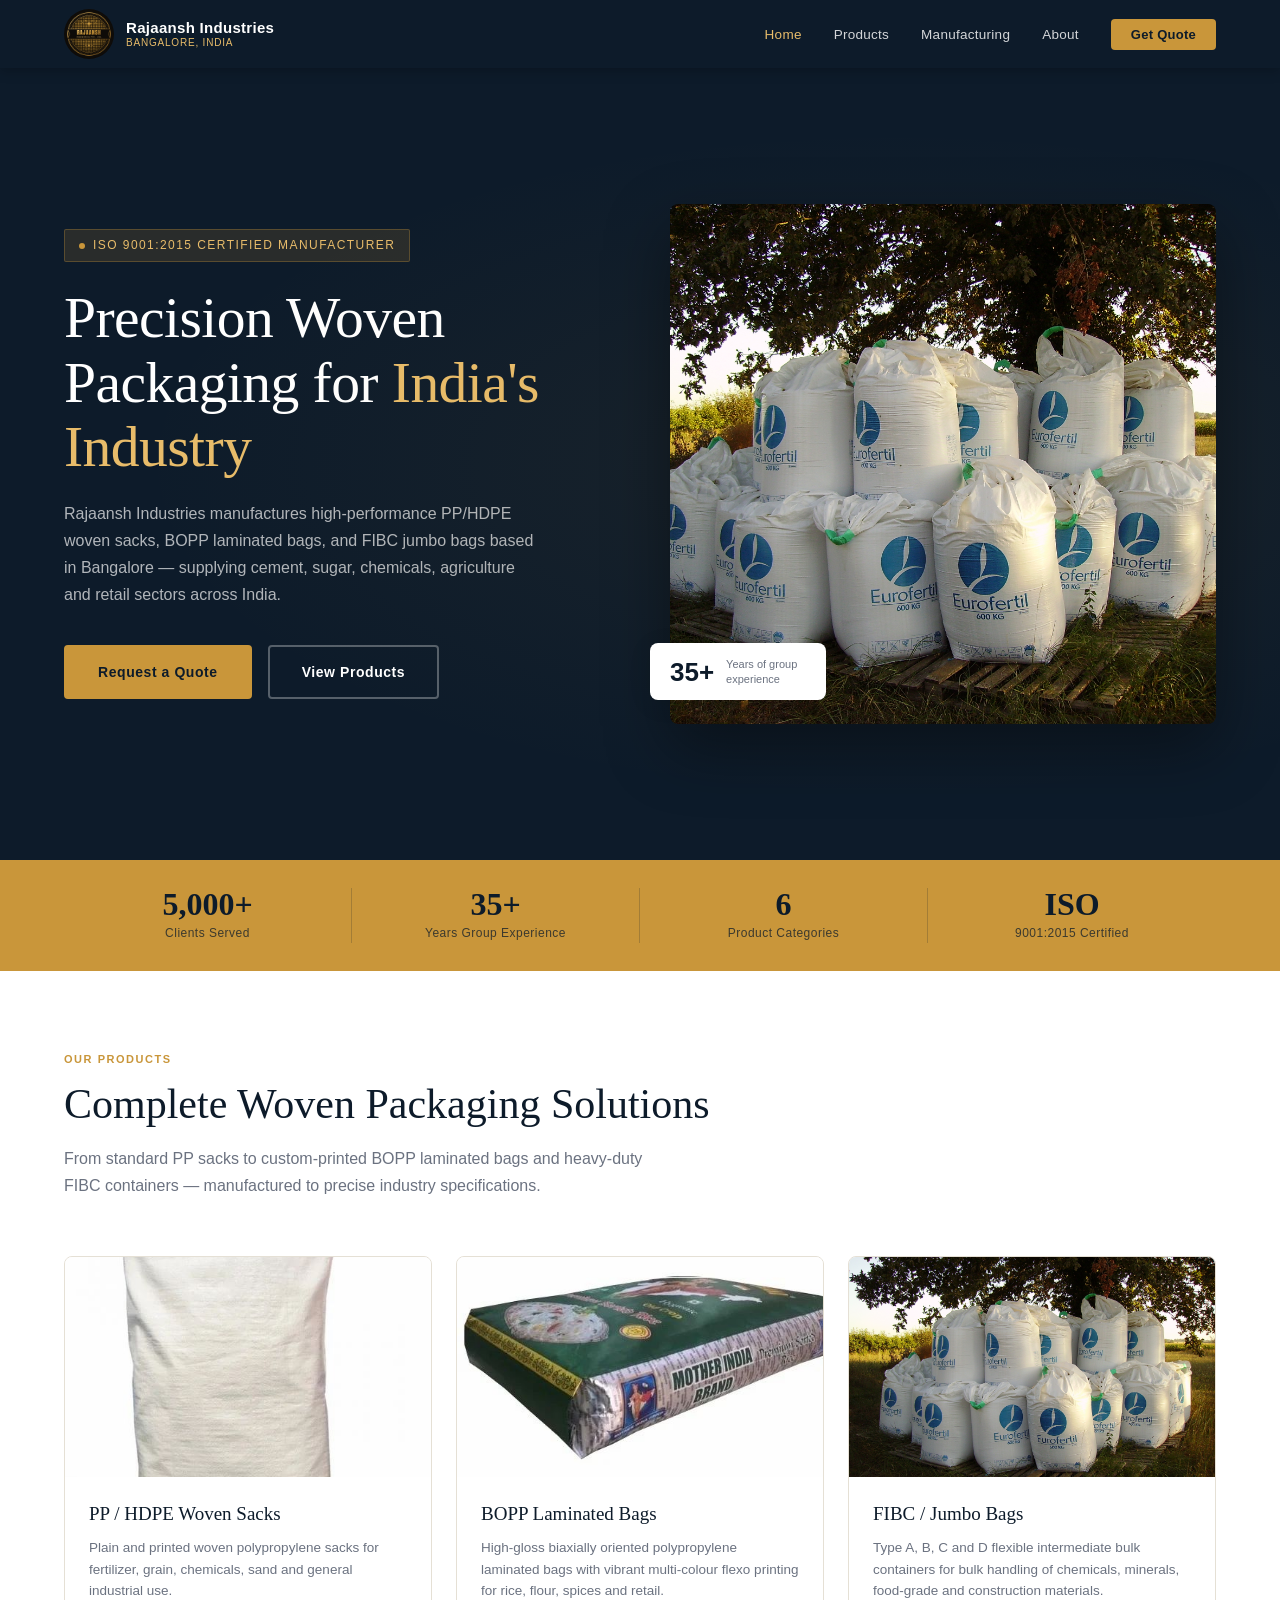
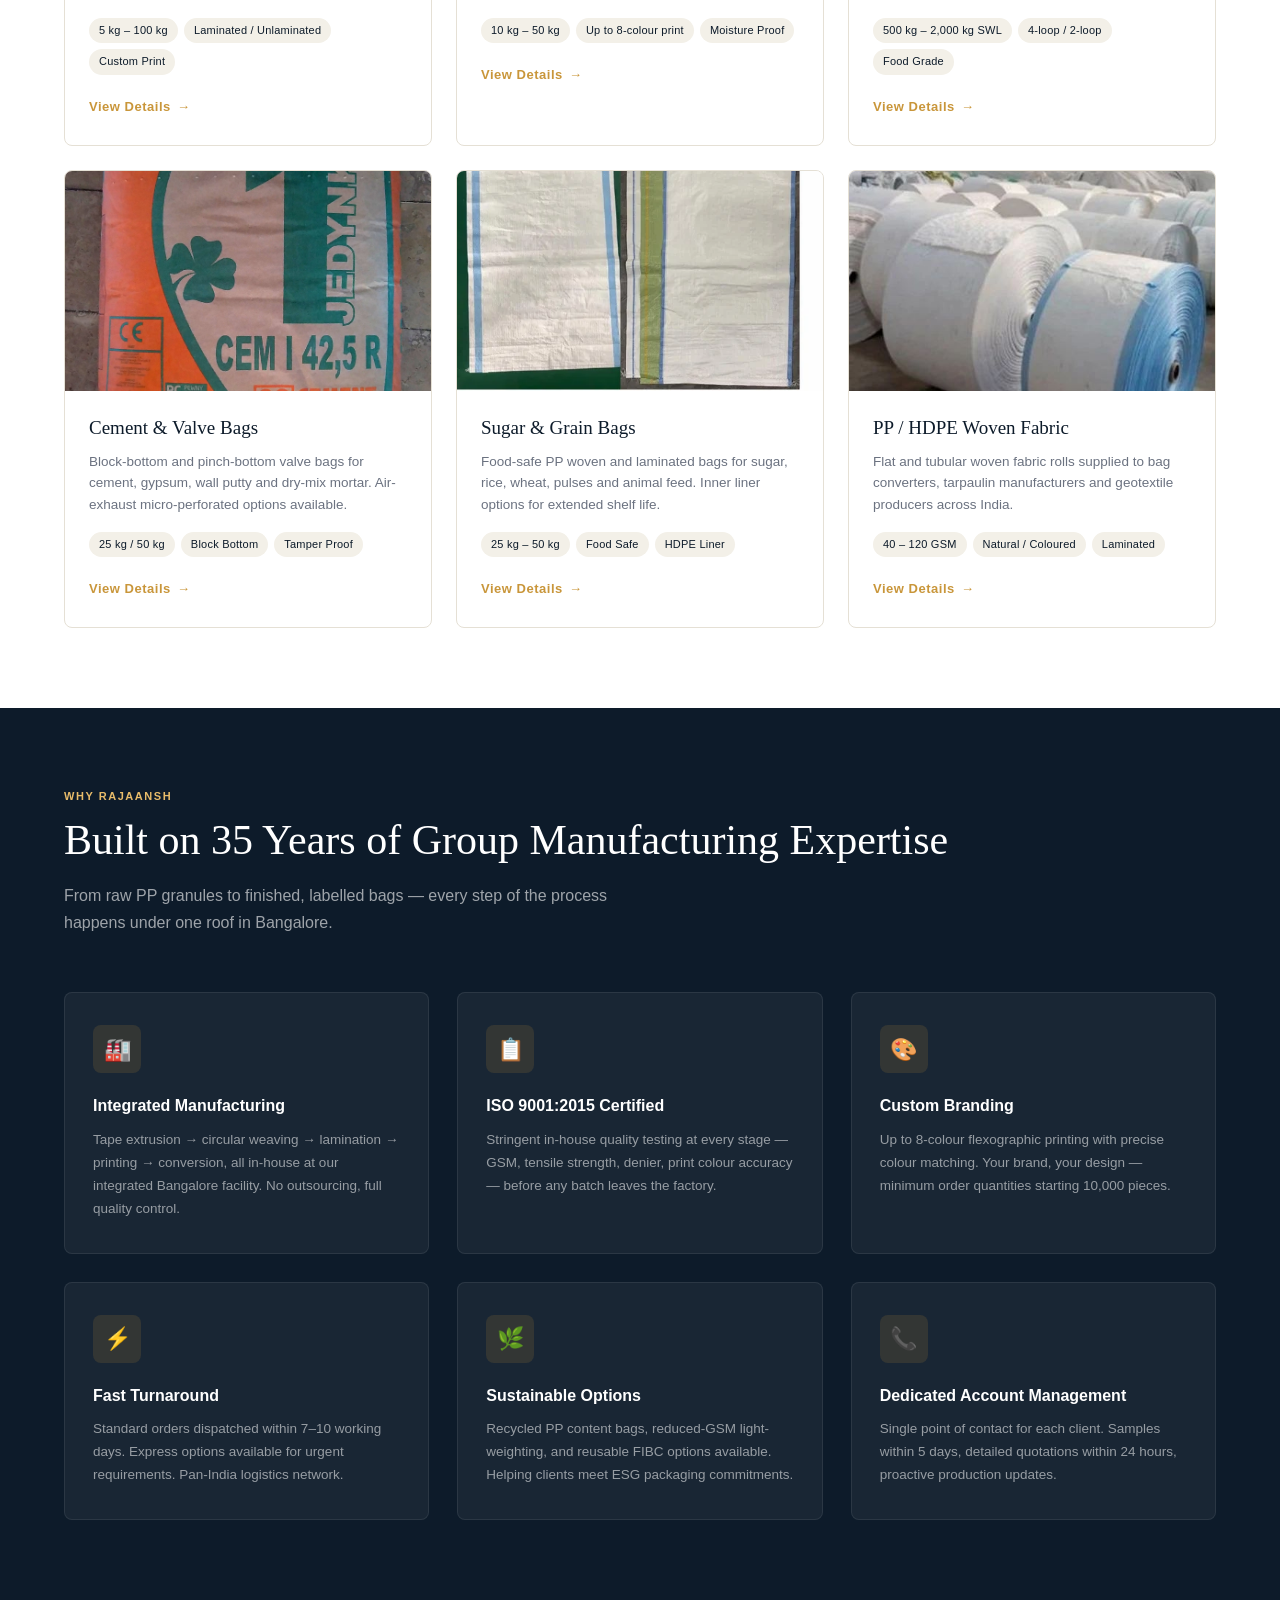
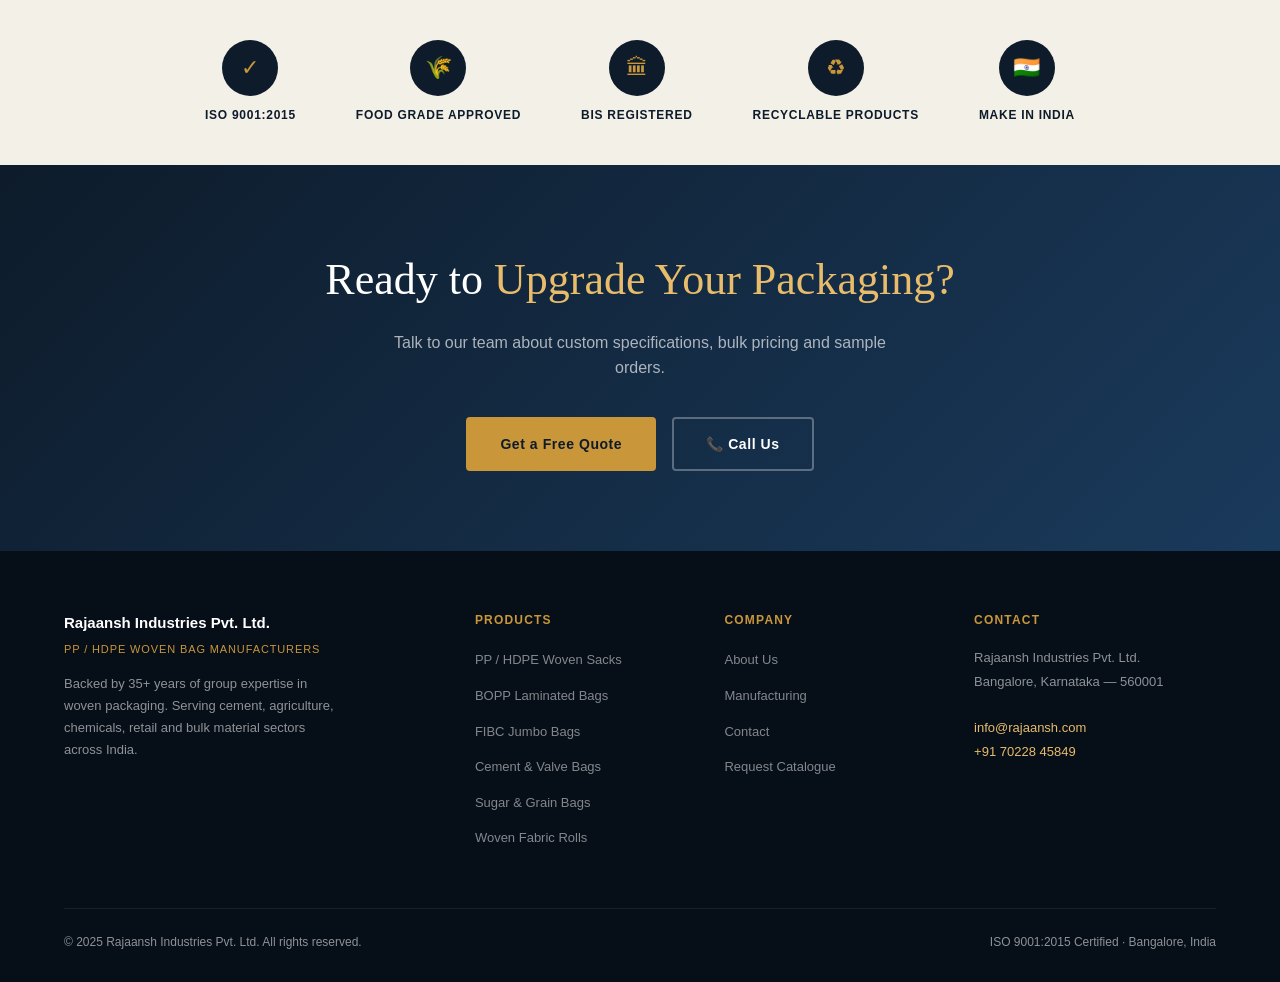
<file: index.html>
<!DOCTYPE html>
<html lang="en">
<head>
  <meta charset="UTF-8">
  <meta name="viewport" content="width=device-width, initial-scale=1.0">
  <title>Rajaansh Industries Pvt. Ltd. — PP / HDPE Woven Bags & FIBC Manufacturers, Bangalore</title>
  <meta name="description" content="Rajaansh Industries — manufacturer of PP woven sacks, HDPE woven bags, BOPP laminated bags and FIBC jumbo bags in Bangalore. ISO 9001:2015 certified. Backed by 35+ years of group experience.">
  <link rel="stylesheet" href="css/style.css">
</head>
<body>

<!-- NAV -->
<nav class="nav">
  <a href="index.html" class="nav-logo">
    <img src="images/rajaansh-logo.png" alt="Rajaansh Industries" class="nav-logo-img">
    <div class="nav-logo-text">
      <strong>Rajaansh Industries</strong>
      <span>Bangalore, India</span>
    </div>
  </a>
  <ul class="nav-links">
    <li><a href="index.html" class="active">Home</a></li>
    <li><a href="products.html">Products</a></li>
    <li><a href="manufacturing.html">Manufacturing</a></li>
    <li><a href="about.html">About</a></li>
    <li><a href="contact.html" class="nav-cta">Get Quote</a></li>
  </ul>
</nav>

<!-- HERO -->
<section class="hero">
  <div class="hero-content">
    <div class="hero-tag">ISO 9001:2015 Certified Manufacturer</div>
    <h1>Precision Woven Packaging for <em>India's Industry</em></h1>
    <p class="hero-sub">
      Rajaansh Industries manufactures high-performance PP/HDPE woven sacks, BOPP laminated bags, and FIBC jumbo bags based in Bangalore — supplying cement, sugar, chemicals, agriculture and retail sectors across India.
    </p>
    <div class="hero-actions">
      <a href="contact.html" class="btn-primary">Request a Quote</a>
      <a href="products.html" class="btn-outline">View Products</a>
    </div>
  </div>
  <div class="hero-img">
    <img src="images/real/fibc-bulk-bag.jpg" alt="FIBC jumbo bags manufactured by Rajaansh Industries">
    <div class="hero-img-badge">
      <div class="badge-num">35+</div>
      <div class="badge-label">Years of group experience</div>
    </div>
  </div>
</section>

<!-- STATS BAR -->
<div class="stats-bar">
  <div class="stat-item">
    <div class="stat-num">5,000+</div>
    <div class="stat-label">Clients Served</div>
  </div>
  <div class="stat-item">
    <div class="stat-num">35+</div>
    <div class="stat-label">Years Group Experience</div>
  </div>
  <div class="stat-item">
    <div class="stat-num">6</div>
    <div class="stat-label">Product Categories</div>
  </div>
  <div class="stat-item">
    <div class="stat-num">ISO</div>
    <div class="stat-label">9001:2015 Certified</div>
  </div>
</div>

<!-- PRODUCTS -->
<section class="section">
  <div class="section-header">
    <div class="section-tag">Our Products</div>
    <h2 class="section-title">Complete Woven Packaging Solutions</h2>
    <p class="section-sub">From standard PP sacks to custom-printed BOPP laminated bags and heavy-duty FIBC containers — manufactured to precise industry specifications.</p>
  </div>

  <div class="products-grid">

    <a href="products/pp-woven-sacks.html" class="product-card">
      <div class="product-card-img-wrap">
        <img class="product-card-img" src="images/real/pp-woven-sack-clean.jpg" alt="PP Woven Sacks">
      </div>
      <div class="product-card-body">
        <h3>PP / HDPE Woven Sacks</h3>
        <p>Plain and printed woven polypropylene sacks for fertilizer, grain, chemicals, sand and general industrial use.</p>
        <div class="product-specs">
          <span class="spec-tag">5 kg – 100 kg</span>
          <span class="spec-tag">Laminated / Unlaminated</span>
          <span class="spec-tag">Custom Print</span>
        </div>
        <span class="product-link">View Details</span>
      </div>
    </a>

    <a href="products/bopp-laminated-bags.html" class="product-card">
      <div class="product-card-img-wrap">
        <img class="product-card-img" src="images/real/bopp-laminated-bag.jpg" alt="BOPP Laminated Woven Bags">
      </div>
      <div class="product-card-body">
        <h3>BOPP Laminated Bags</h3>
        <p>High-gloss biaxially oriented polypropylene laminated bags with vibrant multi-colour flexo printing for rice, flour, spices and retail.</p>
        <div class="product-specs">
          <span class="spec-tag">10 kg – 50 kg</span>
          <span class="spec-tag">Up to 8-colour print</span>
          <span class="spec-tag">Moisture Proof</span>
        </div>
        <span class="product-link">View Details</span>
      </div>
    </a>

    <a href="products/fibc-jumbo-bags.html" class="product-card">
      <div class="product-card-img-wrap">
        <img class="product-card-img" src="images/real/fibc-bulk-bag.jpg" alt="FIBC Jumbo Bags">
      </div>
      <div class="product-card-body">
        <h3>FIBC / Jumbo Bags</h3>
        <p>Type A, B, C and D flexible intermediate bulk containers for bulk handling of chemicals, minerals, food-grade and construction materials.</p>
        <div class="product-specs">
          <span class="spec-tag">500 kg – 2,000 kg SWL</span>
          <span class="spec-tag">4-loop / 2-loop</span>
          <span class="spec-tag">Food Grade</span>
        </div>
        <span class="product-link">View Details</span>
      </div>
    </a>

    <a href="products/cement-bags.html" class="product-card">
      <div class="product-card-img-wrap">
        <img class="product-card-img" src="images/real/cement-bag.jpg" alt="Cement and Valve Bags">
      </div>
      <div class="product-card-body">
        <h3>Cement & Valve Bags</h3>
        <p>Block-bottom and pinch-bottom valve bags for cement, gypsum, wall putty and dry-mix mortar. Air-exhaust micro-perforated options available.</p>
        <div class="product-specs">
          <span class="spec-tag">25 kg / 50 kg</span>
          <span class="spec-tag">Block Bottom</span>
          <span class="spec-tag">Tamper Proof</span>
        </div>
        <span class="product-link">View Details</span>
      </div>
    </a>

    <a href="products/sugar-grain-bags.html" class="product-card">
      <div class="product-card-img-wrap">
        <img class="product-card-img" src="images/real/cement-bag-2.jpg" alt="Sugar and Grain Woven Bags">
      </div>
      <div class="product-card-body">
        <h3>Sugar & Grain Bags</h3>
        <p>Food-safe PP woven and laminated bags for sugar, rice, wheat, pulses and animal feed. Inner liner options for extended shelf life.</p>
        <div class="product-specs">
          <span class="spec-tag">25 kg – 50 kg</span>
          <span class="spec-tag">Food Safe</span>
          <span class="spec-tag">HDPE Liner</span>
        </div>
        <span class="product-link">View Details</span>
      </div>
    </a>

    <a href="products/woven-fabric-rolls.html" class="product-card">
      <div class="product-card-img-wrap">
        <img class="product-card-img" src="images/real/woven-fabric-rolls.jpg" alt="PP HDPE Woven Fabric Manufacturing">
      </div>
      <div class="product-card-body">
        <h3>PP / HDPE Woven Fabric</h3>
        <p>Flat and tubular woven fabric rolls supplied to bag converters, tarpaulin manufacturers and geotextile producers across India.</p>
        <div class="product-specs">
          <span class="spec-tag">40 – 120 GSM</span>
          <span class="spec-tag">Natural / Coloured</span>
          <span class="spec-tag">Laminated</span>
        </div>
        <span class="product-link">View Details</span>
      </div>
    </a>

  </div>
</section>

<!-- WHY US -->
<section class="section why-us">
  <div class="section-header">
    <div class="section-tag">Why Rajaansh</div>
    <h2 class="section-title">Built on 35 Years of Group Manufacturing Expertise</h2>
    <p class="section-sub">From raw PP granules to finished, labelled bags — every step of the process happens under one roof in Bangalore.</p>
  </div>

  <div class="why-grid">
    <div class="why-card">
      <div class="why-icon">🏭</div>
      <h4>Integrated Manufacturing</h4>
      <p>Tape extrusion → circular weaving → lamination → printing → conversion, all in-house at our integrated Bangalore facility. No outsourcing, full quality control.</p>
    </div>
    <div class="why-card">
      <div class="why-icon">📋</div>
      <h4>ISO 9001:2015 Certified</h4>
      <p>Stringent in-house quality testing at every stage — GSM, tensile strength, denier, print colour accuracy — before any batch leaves the factory.</p>
    </div>
    <div class="why-card">
      <div class="why-icon">🎨</div>
      <h4>Custom Branding</h4>
      <p>Up to 8-colour flexographic printing with precise colour matching. Your brand, your design — minimum order quantities starting 10,000 pieces.</p>
    </div>
    <div class="why-card">
      <div class="why-icon">⚡</div>
      <h4>Fast Turnaround</h4>
      <p>Standard orders dispatched within 7–10 working days. Express options available for urgent requirements. Pan-India logistics network.</p>
    </div>
    <div class="why-card">
      <div class="why-icon">🌿</div>
      <h4>Sustainable Options</h4>
      <p>Recycled PP content bags, reduced-GSM light-weighting, and reusable FIBC options available. Helping clients meet ESG packaging commitments.</p>
    </div>
    <div class="why-card">
      <div class="why-icon">📞</div>
      <h4>Dedicated Account Management</h4>
      <p>Single point of contact for each client. Samples within 5 days, detailed quotations within 24 hours, proactive production updates.</p>
    </div>
  </div>
</section>

<!-- CERTIFICATIONS -->
<div class="cert-bar">
  <div class="cert-item">
    <div class="cert-badge">✓</div>
    <p>ISO 9001:2015</p>
  </div>
  <div class="cert-item">
    <div class="cert-badge">🌾</div>
    <p>Food Grade Approved</p>
  </div>
  <div class="cert-item">
    <div class="cert-badge">🏛</div>
    <p>BIS Registered</p>
  </div>
  <div class="cert-item">
    <div class="cert-badge">♻</div>
    <p>Recyclable Products</p>
  </div>
  <div class="cert-item">
    <div class="cert-badge">🇮🇳</div>
    <p>Make in India</p>
  </div>
</div>

<!-- CTA -->
<section class="cta-banner">
  <h2>Ready to <span>Upgrade Your Packaging?</span></h2>
  <p>Talk to our team about custom specifications, bulk pricing and sample orders.</p>
  <div class="cta-actions">
    <a href="contact.html" class="btn-primary">Get a Free Quote</a>
    <a href="tel:+917022845849" class="btn-outline">📞 Call Us</a>
  </div>
</section>

<!-- FOOTER -->
<footer>
  <div class="footer-grid">
    <div class="footer-brand">
      <strong>Rajaansh Industries Pvt. Ltd.</strong>
      <span>PP / HDPE Woven Bag Manufacturers</span>
      <p>Backed by 35+ years of group expertise in woven packaging. Serving cement, agriculture, chemicals, retail and bulk material sectors across India.</p>
    </div>
    <div class="footer-col">
      <h5>Products</h5>
      <ul>
        <li><a href="products/pp-woven-sacks.html">PP / HDPE Woven Sacks</a></li>
        <li><a href="products/bopp-laminated-bags.html">BOPP Laminated Bags</a></li>
        <li><a href="products/fibc-jumbo-bags.html">FIBC Jumbo Bags</a></li>
        <li><a href="products/cement-bags.html">Cement & Valve Bags</a></li>
        <li><a href="products/sugar-grain-bags.html">Sugar & Grain Bags</a></li>
        <li><a href="products/woven-fabric-rolls.html">Woven Fabric Rolls</a></li>
      </ul>
    </div>
    <div class="footer-col">
      <h5>Company</h5>
      <ul>
        <li><a href="about.html">About Us</a></li>
        <li><a href="manufacturing.html">Manufacturing</a></li>
        <li><a href="contact.html">Contact</a></li>
        <li><a href="contact.html#enquiry">Request Catalogue</a></li>
      </ul>
    </div>
    <div class="footer-col">
      <h5>Contact</h5>
      <address>
        Rajaansh Industries Pvt. Ltd.<br>
        Bangalore, Karnataka — 560001<br><br>
        <a href="mailto:info@rajaansh.com">info@rajaansh.com</a><br>
        <a href="tel:+917022845849">+91 70228 45849</a>
      </address>
    </div>
  </div>
  <div class="footer-bottom">
    <span>© 2025 Rajaansh Industries Pvt. Ltd. All rights reserved.</span>
    <span>ISO 9001:2015 Certified · Bangalore, India</span>
  </div>
</footer>

</body>
</html>
</file>
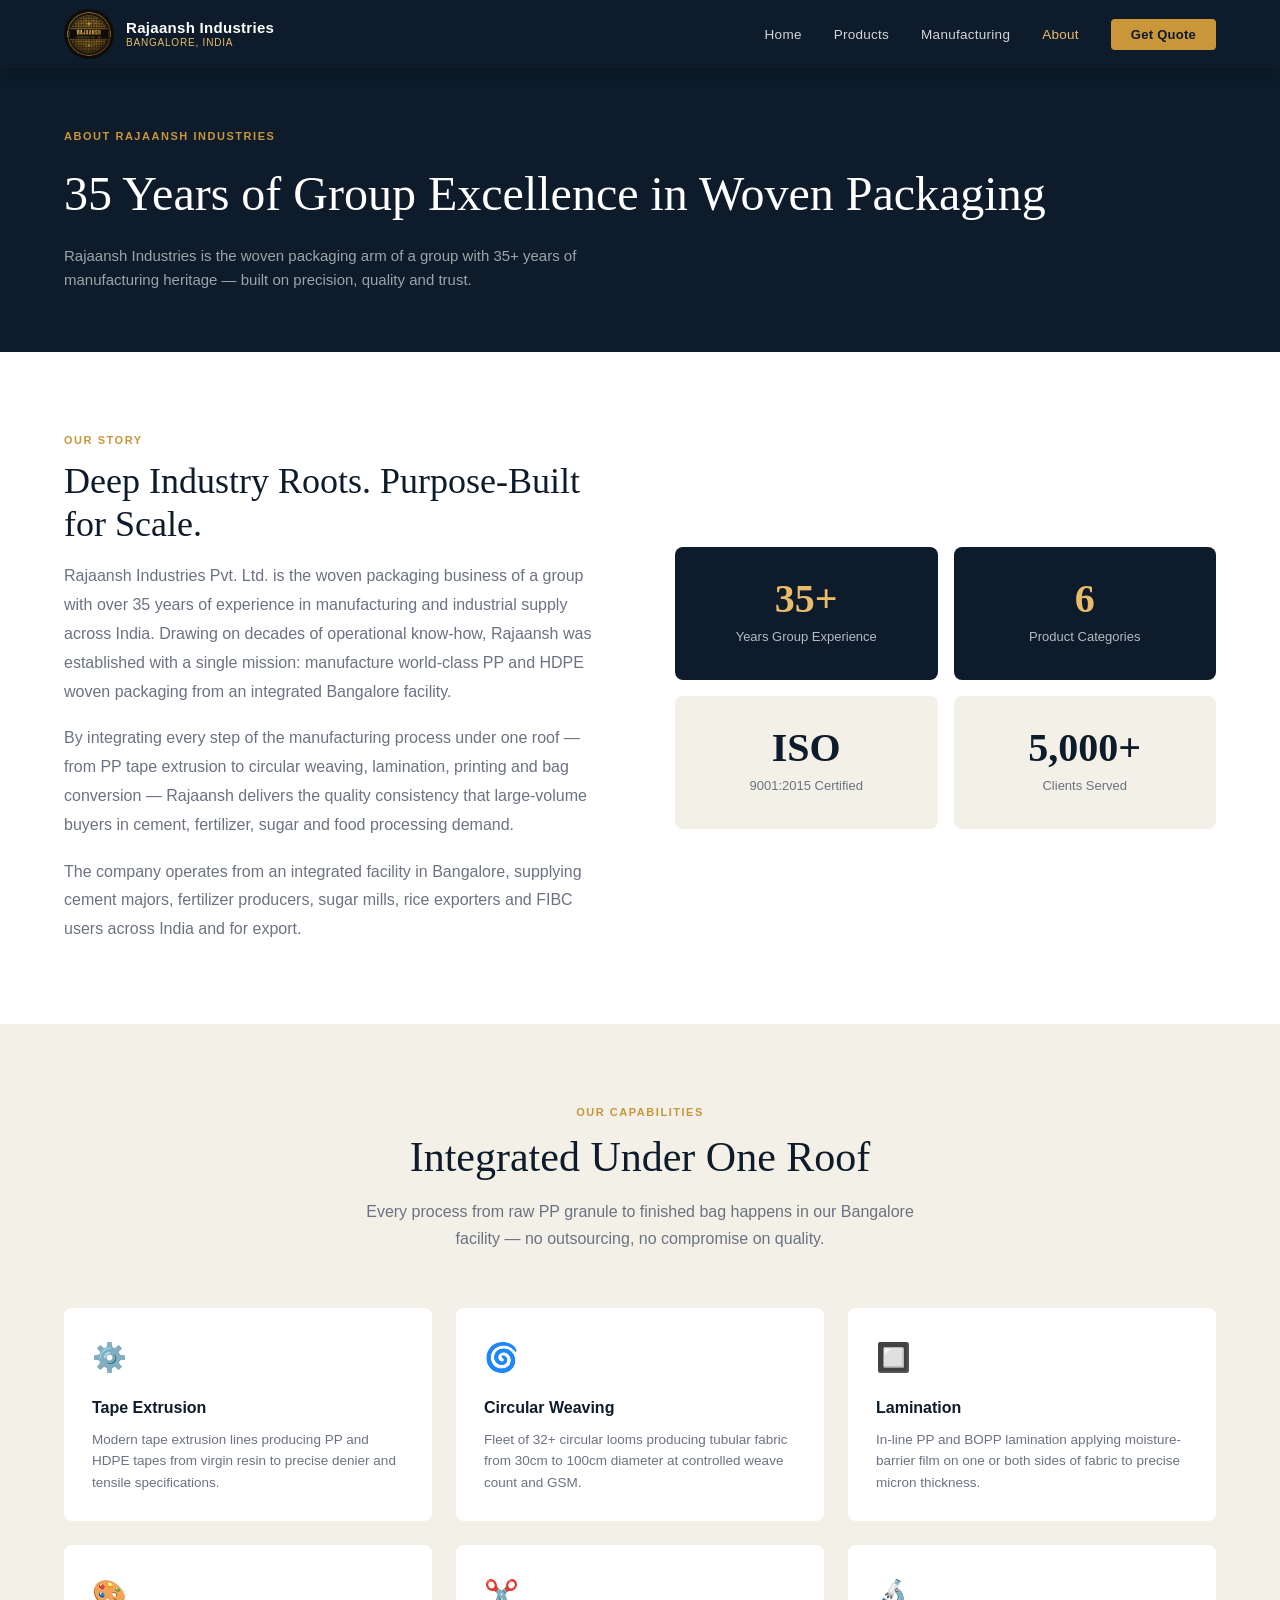
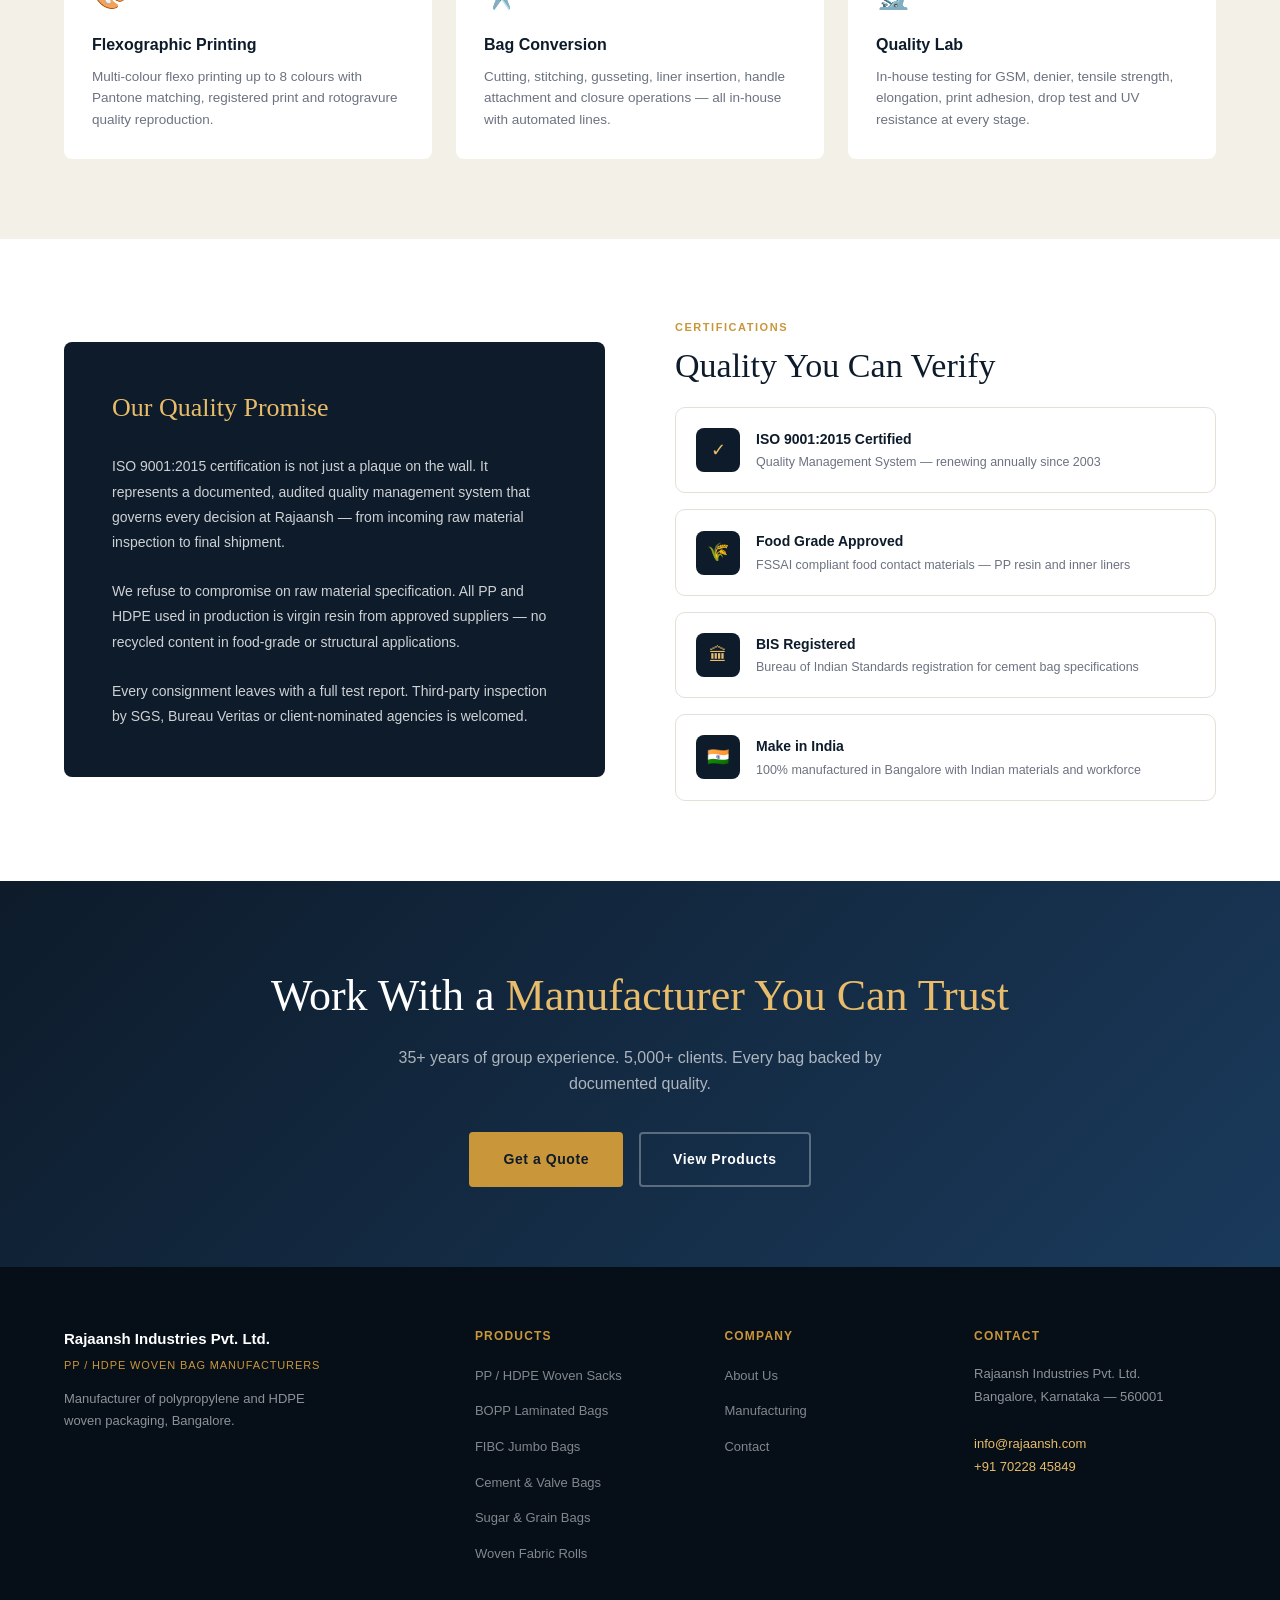
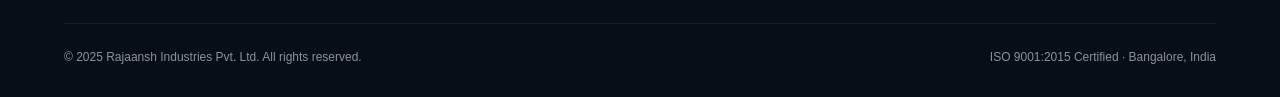
<file: about.html>
<!DOCTYPE html>
<html lang="en">
<head>
  <meta charset="UTF-8">
  <meta name="viewport" content="width=device-width, initial-scale=1.0">
  <title>About Us — Rajaansh Industries Pvt. Ltd.</title>
  <meta name="description" content="Rajaansh Industries is an integrated PP woven bag manufacturer in Bangalore, backed by a group with 35+ years of industry experience. ISO 9001:2015 certified.">
  <link rel="stylesheet" href="css/style.css">
</head>
<body>

<nav class="nav">
  <a href="index.html" class="nav-logo">
    <img src="images/rajaansh-logo.png" alt="Rajaansh Industries" class="nav-logo-img">
    <div class="nav-logo-text"><strong>Rajaansh Industries</strong><span>Bangalore, India</span></div>
  </a>
  <ul class="nav-links">
    <li><a href="index.html">Home</a></li>
    <li><a href="products.html">Products</a></li>
    <li><a href="manufacturing.html">Manufacturing</a></li>
    <li><a href="about.html" class="active">About</a></li>
    <li><a href="contact.html" class="nav-cta">Get Quote</a></li>
  </ul>
</nav>

<div class="page-hero">
  <div class="section-tag">About Rajaansh Industries</div>
  <h1>35 Years of Group Excellence in Woven Packaging</h1>
  <p>Rajaansh Industries is the woven packaging arm of a group with 35+ years of manufacturing heritage — built on precision, quality and trust.</p>
</div>

<!-- STORY -->
<section class="section">
  <div style="display:grid;grid-template-columns:1fr 1fr;gap:70px;align-items:center;">
    <div>
      <div class="section-tag">Our Story</div>
      <h2 class="section-title" style="font-size:clamp(24px,3vw,36px);">Deep Industry Roots. Purpose-Built for Scale.</h2>
      <p style="color:var(--gray);line-height:1.8;margin-bottom:18px;">Rajaansh Industries Pvt. Ltd. is the woven packaging business of a group with over 35 years of experience in manufacturing and industrial supply across India. Drawing on decades of operational know-how, Rajaansh was established with a single mission: manufacture world-class PP and HDPE woven packaging from an integrated Bangalore facility.</p>
      <p style="color:var(--gray);line-height:1.8;margin-bottom:18px;">By integrating every step of the manufacturing process under one roof — from PP tape extrusion to circular weaving, lamination, printing and bag conversion — Rajaansh delivers the quality consistency that large-volume buyers in cement, fertilizer, sugar and food processing demand.</p>
      <p style="color:var(--gray);line-height:1.8;">The company operates from an integrated facility in Bangalore, supplying cement majors, fertilizer producers, sugar mills, rice exporters and FIBC users across India and for export.</p>
    </div>
    <div style="display:grid;grid-template-columns:1fr 1fr;gap:16px;">
      <div style="background:var(--navy);border-radius:var(--radius);padding:32px;text-align:center;color:var(--white);">
        <div style="font-size:40px;font-weight:700;font-family:var(--font-head);color:var(--gold-lt);line-height:1;">35+</div>
        <div style="font-size:13px;color:rgba(255,255,255,0.7);margin-top:8px;">Years Group Experience</div>
      </div>
      <div style="background:var(--navy);border-radius:var(--radius);padding:32px;text-align:center;color:var(--white);">
        <div style="font-size:40px;font-weight:700;font-family:var(--font-head);color:var(--gold-lt);line-height:1;">6</div>
        <div style="font-size:13px;color:rgba(255,255,255,0.7);margin-top:8px;">Product Categories</div>
      </div>
      <div style="background:var(--light);border-radius:var(--radius);padding:32px;text-align:center;">
        <div style="font-size:40px;font-weight:700;font-family:var(--font-head);color:var(--navy);line-height:1;">ISO</div>
        <div style="font-size:13px;color:var(--gray);margin-top:8px;">9001:2015 Certified</div>
      </div>
      <div style="background:var(--light);border-radius:var(--radius);padding:32px;text-align:center;">
        <div style="font-size:40px;font-weight:700;font-family:var(--font-head);color:var(--navy);line-height:1;">5,000+</div>
        <div style="font-size:13px;color:var(--gray);margin-top:8px;">Clients Served</div>
      </div>
    </div>
  </div>
</section>

<!-- CAPABILITIES -->
<section class="section" style="background:var(--light);">
  <div class="section-header centered">
    <div class="section-tag">Our Capabilities</div>
    <h2 class="section-title">Integrated Under One Roof</h2>
    <p class="section-sub">Every process from raw PP granule to finished bag happens in our Bangalore facility — no outsourcing, no compromise on quality.</p>
  </div>
  <div style="display:grid;grid-template-columns:repeat(3,1fr);gap:24px;">
    <div style="background:var(--white);padding:28px;border-radius:var(--radius);">
      <div style="font-size:28px;margin-bottom:14px;">⚙️</div>
      <h4 style="color:var(--navy);margin-bottom:8px;">Tape Extrusion</h4>
      <p style="font-size:13.5px;color:var(--gray);line-height:1.6;">Modern tape extrusion lines producing PP and HDPE tapes from virgin resin to precise denier and tensile specifications.</p>
    </div>
    <div style="background:var(--white);padding:28px;border-radius:var(--radius);">
      <div style="font-size:28px;margin-bottom:14px;">🌀</div>
      <h4 style="color:var(--navy);margin-bottom:8px;">Circular Weaving</h4>
      <p style="font-size:13.5px;color:var(--gray);line-height:1.6;">Fleet of 32+ circular looms producing tubular fabric from 30cm to 100cm diameter at controlled weave count and GSM.</p>
    </div>
    <div style="background:var(--white);padding:28px;border-radius:var(--radius);">
      <div style="font-size:28px;margin-bottom:14px;">🔲</div>
      <h4 style="color:var(--navy);margin-bottom:8px;">Lamination</h4>
      <p style="font-size:13.5px;color:var(--gray);line-height:1.6;">In-line PP and BOPP lamination applying moisture-barrier film on one or both sides of fabric to precise micron thickness.</p>
    </div>
    <div style="background:var(--white);padding:28px;border-radius:var(--radius);">
      <div style="font-size:28px;margin-bottom:14px;">🎨</div>
      <h4 style="color:var(--navy);margin-bottom:8px;">Flexographic Printing</h4>
      <p style="font-size:13.5px;color:var(--gray);line-height:1.6;">Multi-colour flexo printing up to 8 colours with Pantone matching, registered print and rotogravure quality reproduction.</p>
    </div>
    <div style="background:var(--white);padding:28px;border-radius:var(--radius);">
      <div style="font-size:28px;margin-bottom:14px;">✂️</div>
      <h4 style="color:var(--navy);margin-bottom:8px;">Bag Conversion</h4>
      <p style="font-size:13.5px;color:var(--gray);line-height:1.6;">Cutting, stitching, gusseting, liner insertion, handle attachment and closure operations — all in-house with automated lines.</p>
    </div>
    <div style="background:var(--white);padding:28px;border-radius:var(--radius);">
      <div style="font-size:28px;margin-bottom:14px;">🔬</div>
      <h4 style="color:var(--navy);margin-bottom:8px;">Quality Lab</h4>
      <p style="font-size:13.5px;color:var(--gray);line-height:1.6;">In-house testing for GSM, denier, tensile strength, elongation, print adhesion, drop test and UV resistance at every stage.</p>
    </div>
  </div>
</section>

<!-- VALUES -->
<section class="section">
  <div style="display:grid;grid-template-columns:1fr 1fr;gap:70px;align-items:center;">
    <div style="background:var(--navy);border-radius:var(--radius);padding:48px;color:var(--white);">
      <h3 style="color:var(--gold-lt);font-family:var(--font-head);font-size:26px;font-weight:400;margin-bottom:28px;line-height:1.4;">Our Quality Promise</h3>
      <p style="color:rgba(255,255,255,0.8);font-size:14px;line-height:1.8;margin-bottom:24px;">ISO 9001:2015 certification is not just a plaque on the wall. It represents a documented, audited quality management system that governs every decision at Rajaansh — from incoming raw material inspection to final shipment.</p>
      <p style="color:rgba(255,255,255,0.8);font-size:14px;line-height:1.8;margin-bottom:24px;">We refuse to compromise on raw material specification. All PP and HDPE used in production is virgin resin from approved suppliers — no recycled content in food-grade or structural applications.</p>
      <p style="color:rgba(255,255,255,0.8);font-size:14px;line-height:1.8;">Every consignment leaves with a full test report. Third-party inspection by SGS, Bureau Veritas or client-nominated agencies is welcomed.</p>
    </div>
    <div>
      <div class="section-tag">Certifications</div>
      <h2 class="section-title" style="font-size:clamp(24px,3vw,34px);">Quality You Can Verify</h2>
      <div style="display:flex;flex-direction:column;gap:16px;margin-top:20px;">
        <div style="display:flex;gap:16px;align-items:center;padding:20px;border:1px solid var(--border);border-radius:10px;">
          <div style="width:44px;height:44px;background:var(--navy);border-radius:8px;display:flex;align-items:center;justify-content:center;flex-shrink:0;font-size:18px;color:var(--gold-lt);">✓</div>
          <div>
            <div style="font-weight:600;color:var(--navy);font-size:14px;">ISO 9001:2015 Certified</div>
            <div style="font-size:12.5px;color:var(--gray);margin-top:2px;">Quality Management System — renewing annually since 2003</div>
          </div>
        </div>
        <div style="display:flex;gap:16px;align-items:center;padding:20px;border:1px solid var(--border);border-radius:10px;">
          <div style="width:44px;height:44px;background:var(--navy);border-radius:8px;display:flex;align-items:center;justify-content:center;flex-shrink:0;font-size:18px;color:var(--gold-lt);">🌾</div>
          <div>
            <div style="font-weight:600;color:var(--navy);font-size:14px;">Food Grade Approved</div>
            <div style="font-size:12.5px;color:var(--gray);margin-top:2px;">FSSAI compliant food contact materials — PP resin and inner liners</div>
          </div>
        </div>
        <div style="display:flex;gap:16px;align-items:center;padding:20px;border:1px solid var(--border);border-radius:10px;">
          <div style="width:44px;height:44px;background:var(--navy);border-radius:8px;display:flex;align-items:center;justify-content:center;flex-shrink:0;font-size:18px;color:var(--gold-lt);">🏛</div>
          <div>
            <div style="font-weight:600;color:var(--navy);font-size:14px;">BIS Registered</div>
            <div style="font-size:12.5px;color:var(--gray);margin-top:2px;">Bureau of Indian Standards registration for cement bag specifications</div>
          </div>
        </div>
        <div style="display:flex;gap:16px;align-items:center;padding:20px;border:1px solid var(--border);border-radius:10px;">
          <div style="width:44px;height:44px;background:var(--navy);border-radius:8px;display:flex;align-items:center;justify-content:center;flex-shrink:0;font-size:18px;color:var(--gold-lt);">🇮🇳</div>
          <div>
            <div style="font-weight:600;color:var(--navy);font-size:14px;">Make in India</div>
            <div style="font-size:12.5px;color:var(--gray);margin-top:2px;">100% manufactured in Bangalore with Indian materials and workforce</div>
          </div>
        </div>
      </div>
    </div>
  </div>
</section>

<section class="cta-banner">
  <h2>Work With a <span>Manufacturer You Can Trust</span></h2>
  <p>35+ years of group experience. 5,000+ clients. Every bag backed by documented quality.</p>
  <div class="cta-actions">
    <a href="contact.html" class="btn-primary">Get a Quote</a>
    <a href="products.html" class="btn-outline">View Products</a>
  </div>
</section>

<footer>
  <div class="footer-grid">
    <div class="footer-brand">
      <strong>Rajaansh Industries Pvt. Ltd.</strong>
      <span>PP / HDPE Woven Bag Manufacturers</span>
      <p>Manufacturer of polypropylene and HDPE woven packaging, Bangalore.</p>
    </div>
    <div class="footer-col">
      <h5>Products</h5>
      <ul>
        <li><a href="products/pp-woven-sacks.html">PP / HDPE Woven Sacks</a></li>
        <li><a href="products/bopp-laminated-bags.html">BOPP Laminated Bags</a></li>
        <li><a href="products/fibc-jumbo-bags.html">FIBC Jumbo Bags</a></li>
        <li><a href="products/cement-bags.html">Cement & Valve Bags</a></li>
        <li><a href="products/sugar-grain-bags.html">Sugar & Grain Bags</a></li>
        <li><a href="products/woven-fabric-rolls.html">Woven Fabric Rolls</a></li>
      </ul>
    </div>
    <div class="footer-col">
      <h5>Company</h5>
      <ul>
        <li><a href="about.html">About Us</a></li>
        <li><a href="manufacturing.html">Manufacturing</a></li>
        <li><a href="contact.html">Contact</a></li>
      </ul>
    </div>
    <div class="footer-col">
      <h5>Contact</h5>
      <address>Rajaansh Industries Pvt. Ltd.<br>Bangalore, Karnataka — 560001<br><br><a href="mailto:info@rajaansh.com">info@rajaansh.com</a><br><a href="tel:+917022845849">+91 70228 45849</a></address>
    </div>
  </div>
  <div class="footer-bottom">
    <span>© 2025 Rajaansh Industries Pvt. Ltd. All rights reserved.</span>
    <span>ISO 9001:2015 Certified · Bangalore, India</span>
  </div>
</footer>

</body>
</html>
</file>
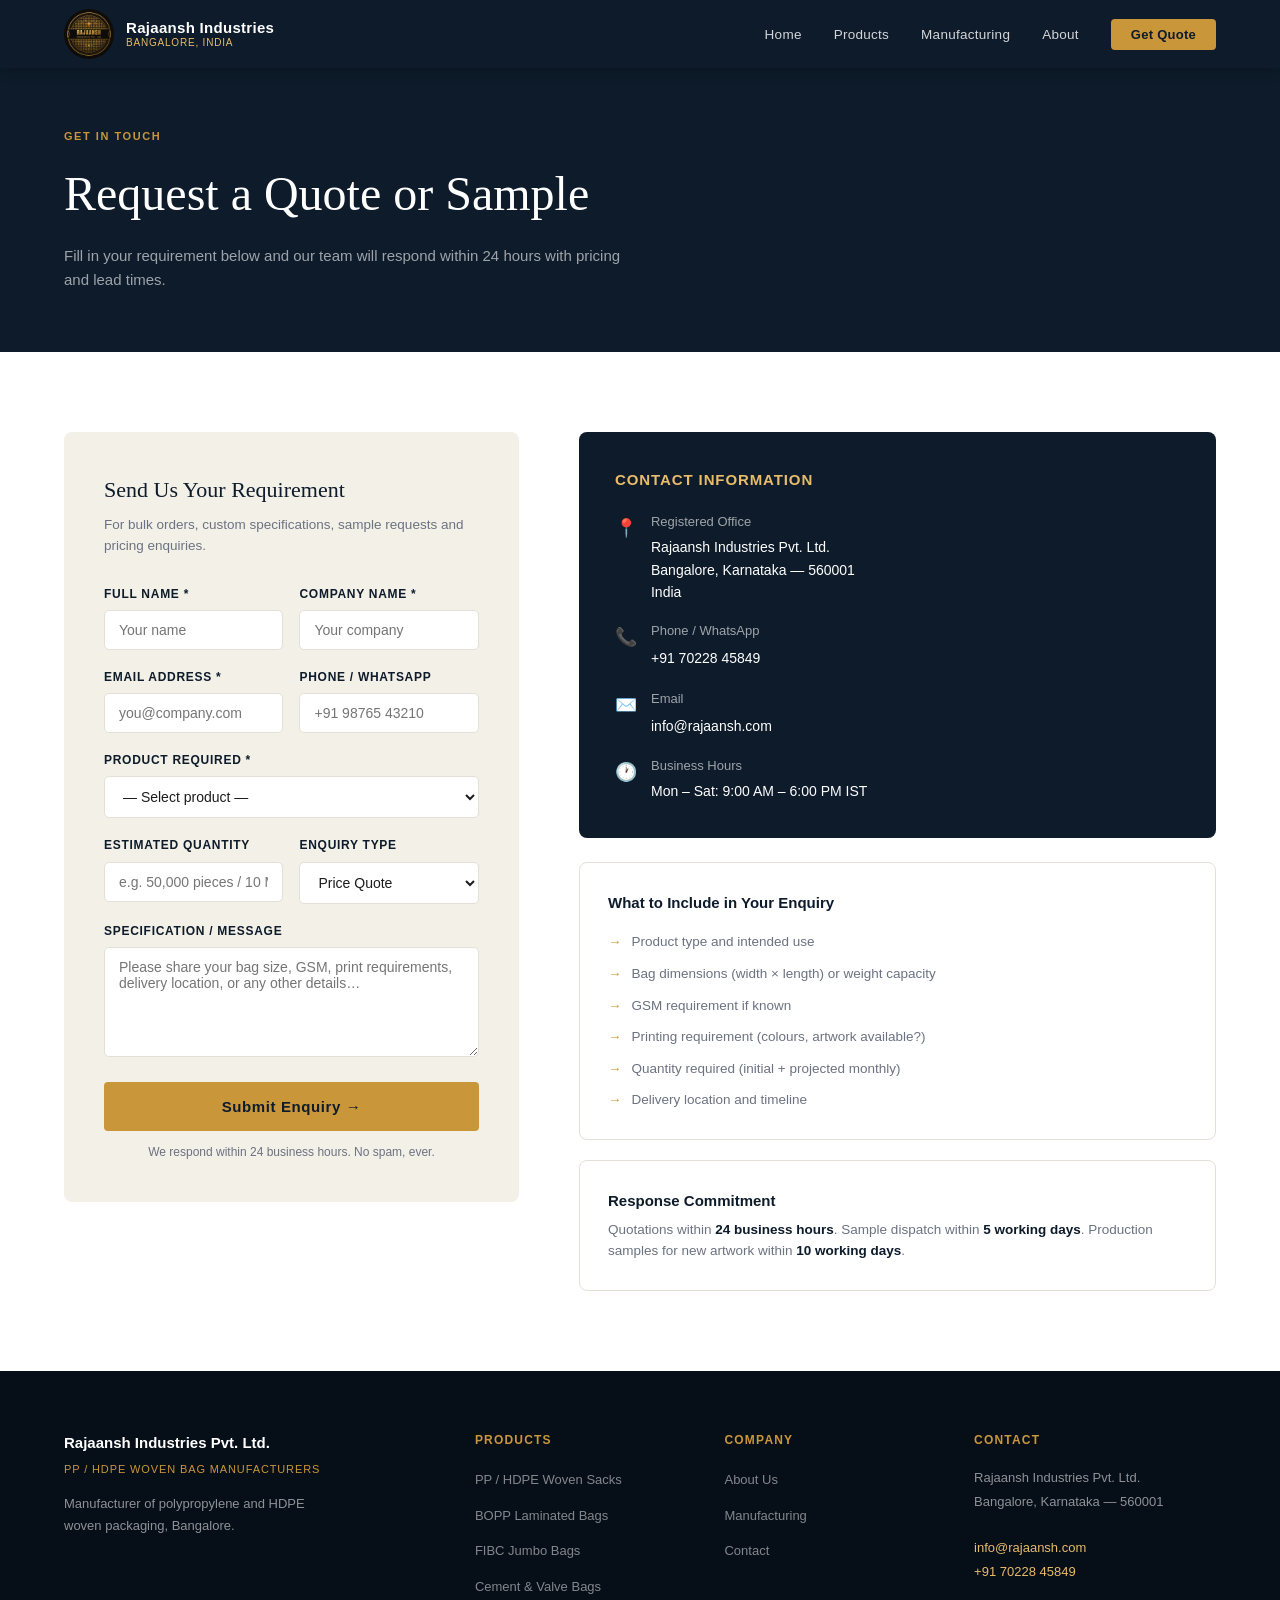
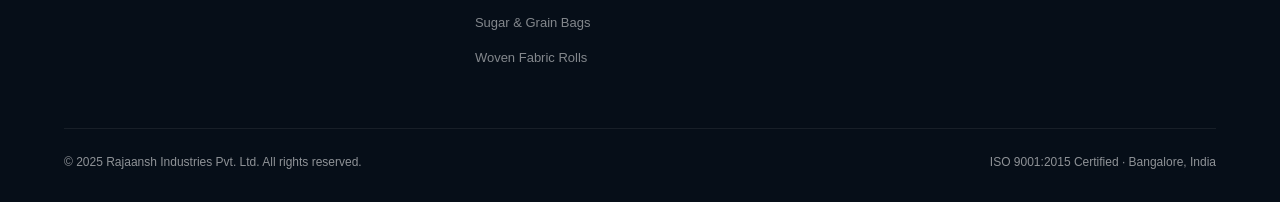
<file: contact.html>
<!DOCTYPE html>
<html lang="en">
<head>
  <meta charset="UTF-8">
  <meta name="viewport" content="width=device-width, initial-scale=1.0">
  <title>Contact & Quote — Rajaansh Industries Pvt. Ltd.</title>
  <meta name="description" content="Get a quote from Rajaansh Industries for PP woven sacks, BOPP laminated bags, FIBC jumbo bags and cement bags. Bangalore manufacturer. 24hr quote turnaround.">
  <link rel="stylesheet" href="css/style.css">
</head>
<body>

<nav class="nav">
  <a href="index.html" class="nav-logo">
    <img src="images/rajaansh-logo.png" alt="Rajaansh Industries" class="nav-logo-img">
    <div class="nav-logo-text"><strong>Rajaansh Industries</strong><span>Bangalore, India</span></div>
  </a>
  <ul class="nav-links">
    <li><a href="index.html">Home</a></li>
    <li><a href="products.html">Products</a></li>
    <li><a href="manufacturing.html">Manufacturing</a></li>
    <li><a href="about.html">About</a></li>
    <li><a href="contact.html" class="nav-cta active">Get Quote</a></li>
  </ul>
</nav>

<div class="page-hero">
  <div class="section-tag">Get in Touch</div>
  <h1>Request a Quote or Sample</h1>
  <p>Fill in your requirement below and our team will respond within 24 hours with pricing and lead times.</p>
</div>

<section class="section" id="enquiry">
  <div class="contact-grid">

    <div class="contact-form">
      <h3 style="font-family:var(--font-head);font-size:22px;color:var(--navy);margin-bottom:6px;font-weight:400;">Send Us Your Requirement</h3>
      <p style="font-size:13.5px;color:var(--gray);margin-bottom:28px;">For bulk orders, custom specifications, sample requests and pricing enquiries.</p>

      <form action="https://formspree.io/f/placeholder" method="POST">
        <div style="display:grid;grid-template-columns:1fr 1fr;gap:16px;">
          <div class="form-group">
            <label for="name">Full Name *</label>
            <input type="text" id="name" name="name" required placeholder="Your name">
          </div>
          <div class="form-group">
            <label for="company">Company Name *</label>
            <input type="text" id="company" name="company" required placeholder="Your company">
          </div>
        </div>
        <div style="display:grid;grid-template-columns:1fr 1fr;gap:16px;">
          <div class="form-group">
            <label for="email">Email Address *</label>
            <input type="email" id="email" name="email" required placeholder="you@company.com">
          </div>
          <div class="form-group">
            <label for="phone">Phone / WhatsApp</label>
            <input type="tel" id="phone" name="phone" placeholder="+91 98765 43210">
          </div>
        </div>
        <div class="form-group">
          <label for="product">Product Required *</label>
          <select id="product" name="product" required>
            <option value="">— Select product —</option>
            <option>PP / HDPE Woven Sacks</option>
            <option>BOPP Laminated Bags</option>
            <option>FIBC / Jumbo Bags</option>
            <option>Cement & Valve Bags</option>
            <option>Sugar & Grain Bags</option>
            <option>Woven Fabric Rolls</option>
            <option>Multiple Products</option>
            <option>Other / Not Sure</option>
          </select>
        </div>
        <div style="display:grid;grid-template-columns:1fr 1fr;gap:16px;">
          <div class="form-group">
            <label for="quantity">Estimated Quantity</label>
            <input type="text" id="quantity" name="quantity" placeholder="e.g. 50,000 pieces / 10 MT">
          </div>
          <div class="form-group">
            <label for="enquiry-type">Enquiry Type</label>
            <select id="enquiry-type" name="enquiry_type">
              <option>Price Quote</option>
              <option>Sample Request</option>
              <option>Technical Query</option>
              <option>Catalogue Request</option>
            </select>
          </div>
        </div>
        <div class="form-group">
          <label for="message">Specification / Message</label>
          <textarea id="message" name="message" rows="4" placeholder="Please share your bag size, GSM, print requirements, delivery location, or any other details…"></textarea>
        </div>
        <button type="submit" class="btn-primary" style="width:100%;padding:14px;font-size:15px;">Submit Enquiry →</button>
        <p style="font-size:12px;color:var(--gray);margin-top:12px;text-align:center;">We respond within 24 business hours. No spam, ever.</p>
      </form>
    </div>

    <div>
      <div style="background:var(--navy);border-radius:var(--radius);padding:36px;color:var(--white);margin-bottom:24px;">
        <h4 style="color:var(--gold-lt);margin-bottom:20px;font-size:15px;text-transform:uppercase;letter-spacing:0.06em;">Contact Information</h4>
        <div style="display:flex;flex-direction:column;gap:18px;">
          <div style="display:flex;gap:14px;align-items:flex-start;">
            <span style="font-size:18px;margin-top:2px;">📍</span>
            <div>
              <div style="font-size:13px;color:rgba(255,255,255,0.6);margin-bottom:3px;">Registered Office</div>
              <div style="font-size:14px;line-height:1.6;">Rajaansh Industries Pvt. Ltd.<br>Bangalore, Karnataka — 560001<br>India</div>
            </div>
          </div>
          <div style="display:flex;gap:14px;align-items:flex-start;">
            <span style="font-size:18px;margin-top:2px;">📞</span>
            <div>
              <div style="font-size:13px;color:rgba(255,255,255,0.6);margin-bottom:3px;">Phone / WhatsApp</div>
              <a href="tel:+917022845849" style="color:var(--white);font-size:14px;text-decoration:none;">+91 70228 45849</a>
            </div>
          </div>
          <div style="display:flex;gap:14px;align-items:flex-start;">
            <span style="font-size:18px;margin-top:2px;">✉️</span>
            <div>
              <div style="font-size:13px;color:rgba(255,255,255,0.6);margin-bottom:3px;">Email</div>
              <a href="mailto:info@rajaansh.com" style="color:var(--white);font-size:14px;text-decoration:none;">info@rajaansh.com</a>
            </div>
          </div>
          <div style="display:flex;gap:14px;align-items:flex-start;">
            <span style="font-size:18px;margin-top:2px;">🕐</span>
            <div>
              <div style="font-size:13px;color:rgba(255,255,255,0.6);margin-bottom:3px;">Business Hours</div>
              <div style="font-size:14px;line-height:1.6;">Mon – Sat: 9:00 AM – 6:00 PM IST</div>
            </div>
          </div>
        </div>
      </div>

      <div style="border:1px solid var(--border);border-radius:var(--radius);padding:28px;">
        <h4 style="color:var(--navy);margin-bottom:16px;font-size:15px;">What to Include in Your Enquiry</h4>
        <ul style="list-style:none;display:flex;flex-direction:column;gap:10px;">
          <li style="display:flex;gap:10px;font-size:13.5px;color:var(--gray);"><span style="color:var(--gold);">→</span> Product type and intended use</li>
          <li style="display:flex;gap:10px;font-size:13.5px;color:var(--gray);"><span style="color:var(--gold);">→</span> Bag dimensions (width × length) or weight capacity</li>
          <li style="display:flex;gap:10px;font-size:13.5px;color:var(--gray);"><span style="color:var(--gold);">→</span> GSM requirement if known</li>
          <li style="display:flex;gap:10px;font-size:13.5px;color:var(--gray);"><span style="color:var(--gold);">→</span> Printing requirement (colours, artwork available?)</li>
          <li style="display:flex;gap:10px;font-size:13.5px;color:var(--gray);"><span style="color:var(--gold);">→</span> Quantity required (initial + projected monthly)</li>
          <li style="display:flex;gap:10px;font-size:13.5px;color:var(--gray);"><span style="color:var(--gold);">→</span> Delivery location and timeline</li>
        </ul>
      </div>

      <div style="border:1px solid var(--border);border-radius:var(--radius);padding:28px;margin-top:20px;">
        <h4 style="color:var(--navy);margin-bottom:6px;font-size:15px;">Response Commitment</h4>
        <p style="font-size:13.5px;color:var(--gray);line-height:1.6;">Quotations within <strong style="color:var(--navy);">24 business hours</strong>. Sample dispatch within <strong style="color:var(--navy);">5 working days</strong>. Production samples for new artwork within <strong style="color:var(--navy);">10 working days</strong>.</p>
      </div>
    </div>

  </div>
</section>

<footer>
  <div class="footer-grid">
    <div class="footer-brand">
      <strong>Rajaansh Industries Pvt. Ltd.</strong>
      <span>PP / HDPE Woven Bag Manufacturers</span>
      <p>Manufacturer of polypropylene and HDPE woven packaging, Bangalore.</p>
    </div>
    <div class="footer-col">
      <h5>Products</h5>
      <ul>
        <li><a href="products/pp-woven-sacks.html">PP / HDPE Woven Sacks</a></li>
        <li><a href="products/bopp-laminated-bags.html">BOPP Laminated Bags</a></li>
        <li><a href="products/fibc-jumbo-bags.html">FIBC Jumbo Bags</a></li>
        <li><a href="products/cement-bags.html">Cement & Valve Bags</a></li>
        <li><a href="products/sugar-grain-bags.html">Sugar & Grain Bags</a></li>
        <li><a href="products/woven-fabric-rolls.html">Woven Fabric Rolls</a></li>
      </ul>
    </div>
    <div class="footer-col">
      <h5>Company</h5>
      <ul>
        <li><a href="about.html">About Us</a></li>
        <li><a href="manufacturing.html">Manufacturing</a></li>
        <li><a href="contact.html">Contact</a></li>
      </ul>
    </div>
    <div class="footer-col">
      <h5>Contact</h5>
      <address>Rajaansh Industries Pvt. Ltd.<br>Bangalore, Karnataka — 560001<br><br><a href="mailto:info@rajaansh.com">info@rajaansh.com</a><br><a href="tel:+917022845849">+91 70228 45849</a></address>
    </div>
  </div>
  <div class="footer-bottom">
    <span>© 2025 Rajaansh Industries Pvt. Ltd. All rights reserved.</span>
    <span>ISO 9001:2015 Certified · Bangalore, India</span>
  </div>
</footer>

</body>
</html>
</file>
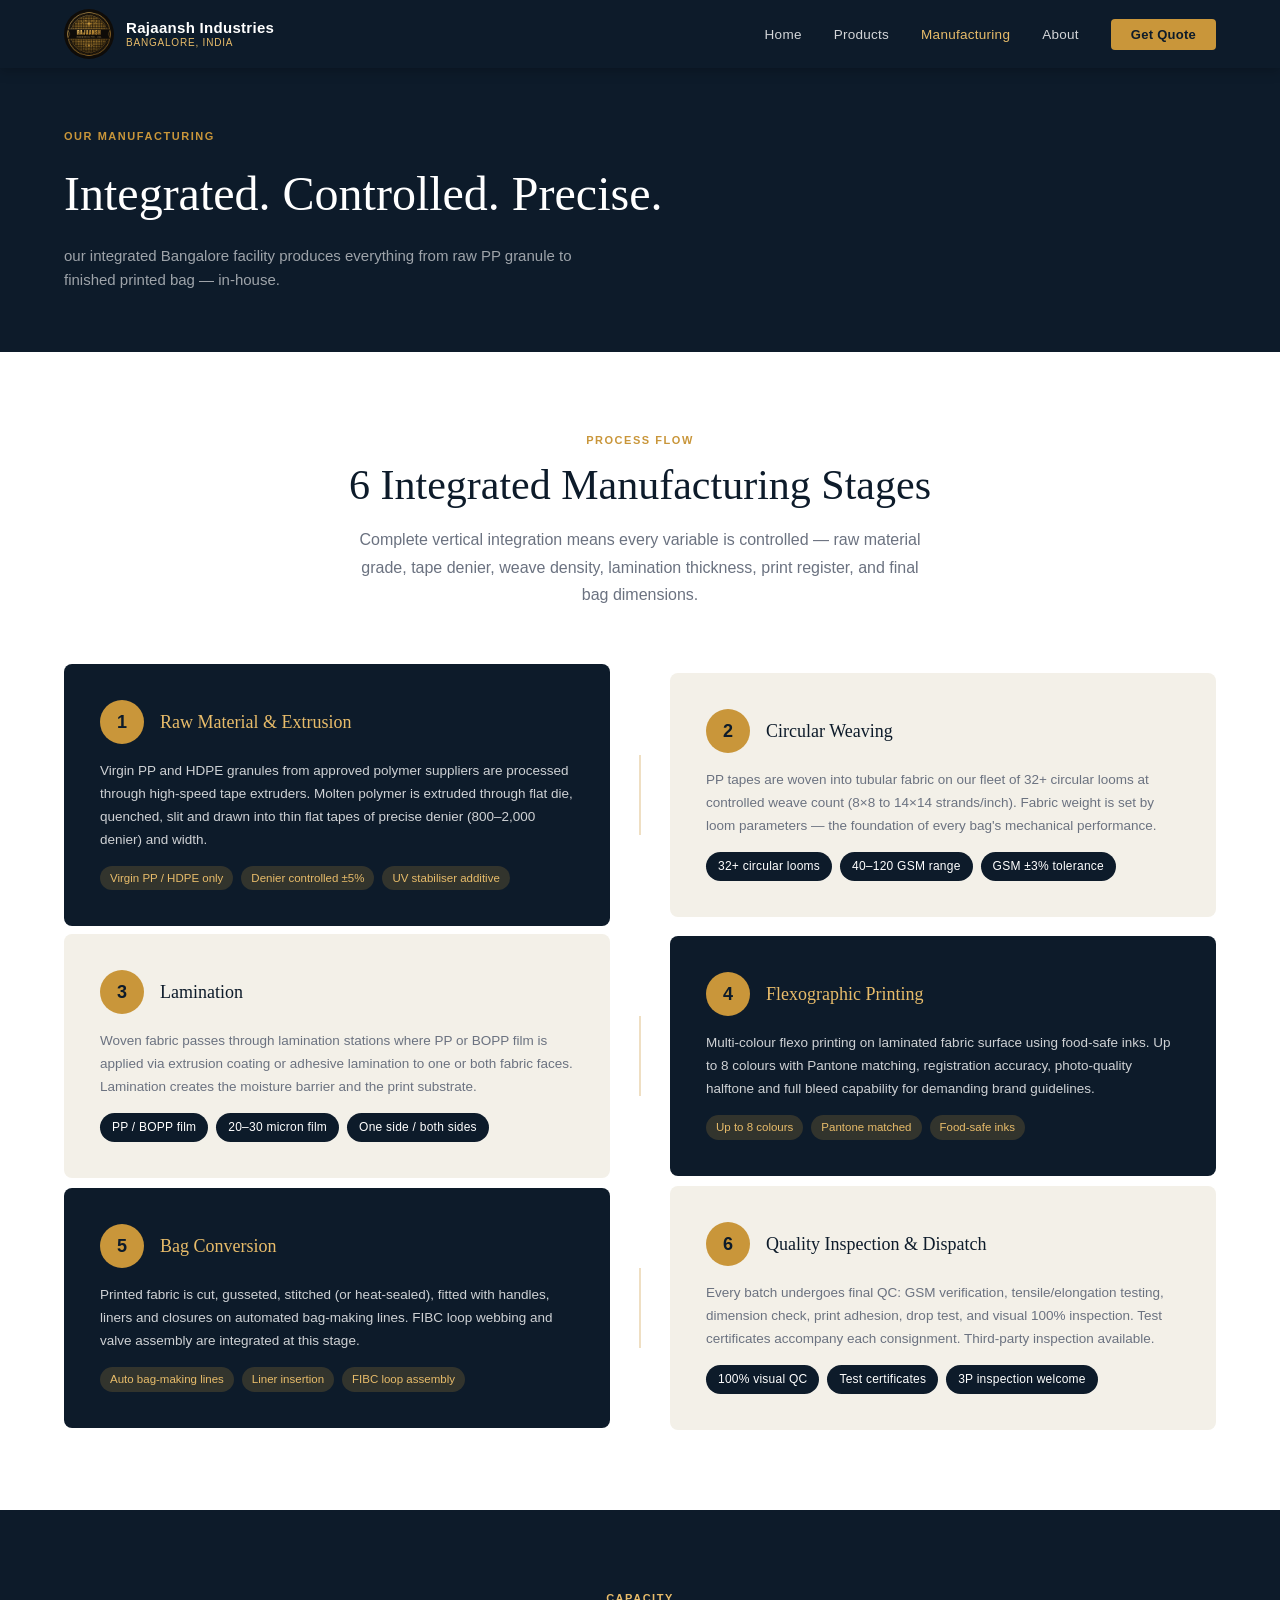
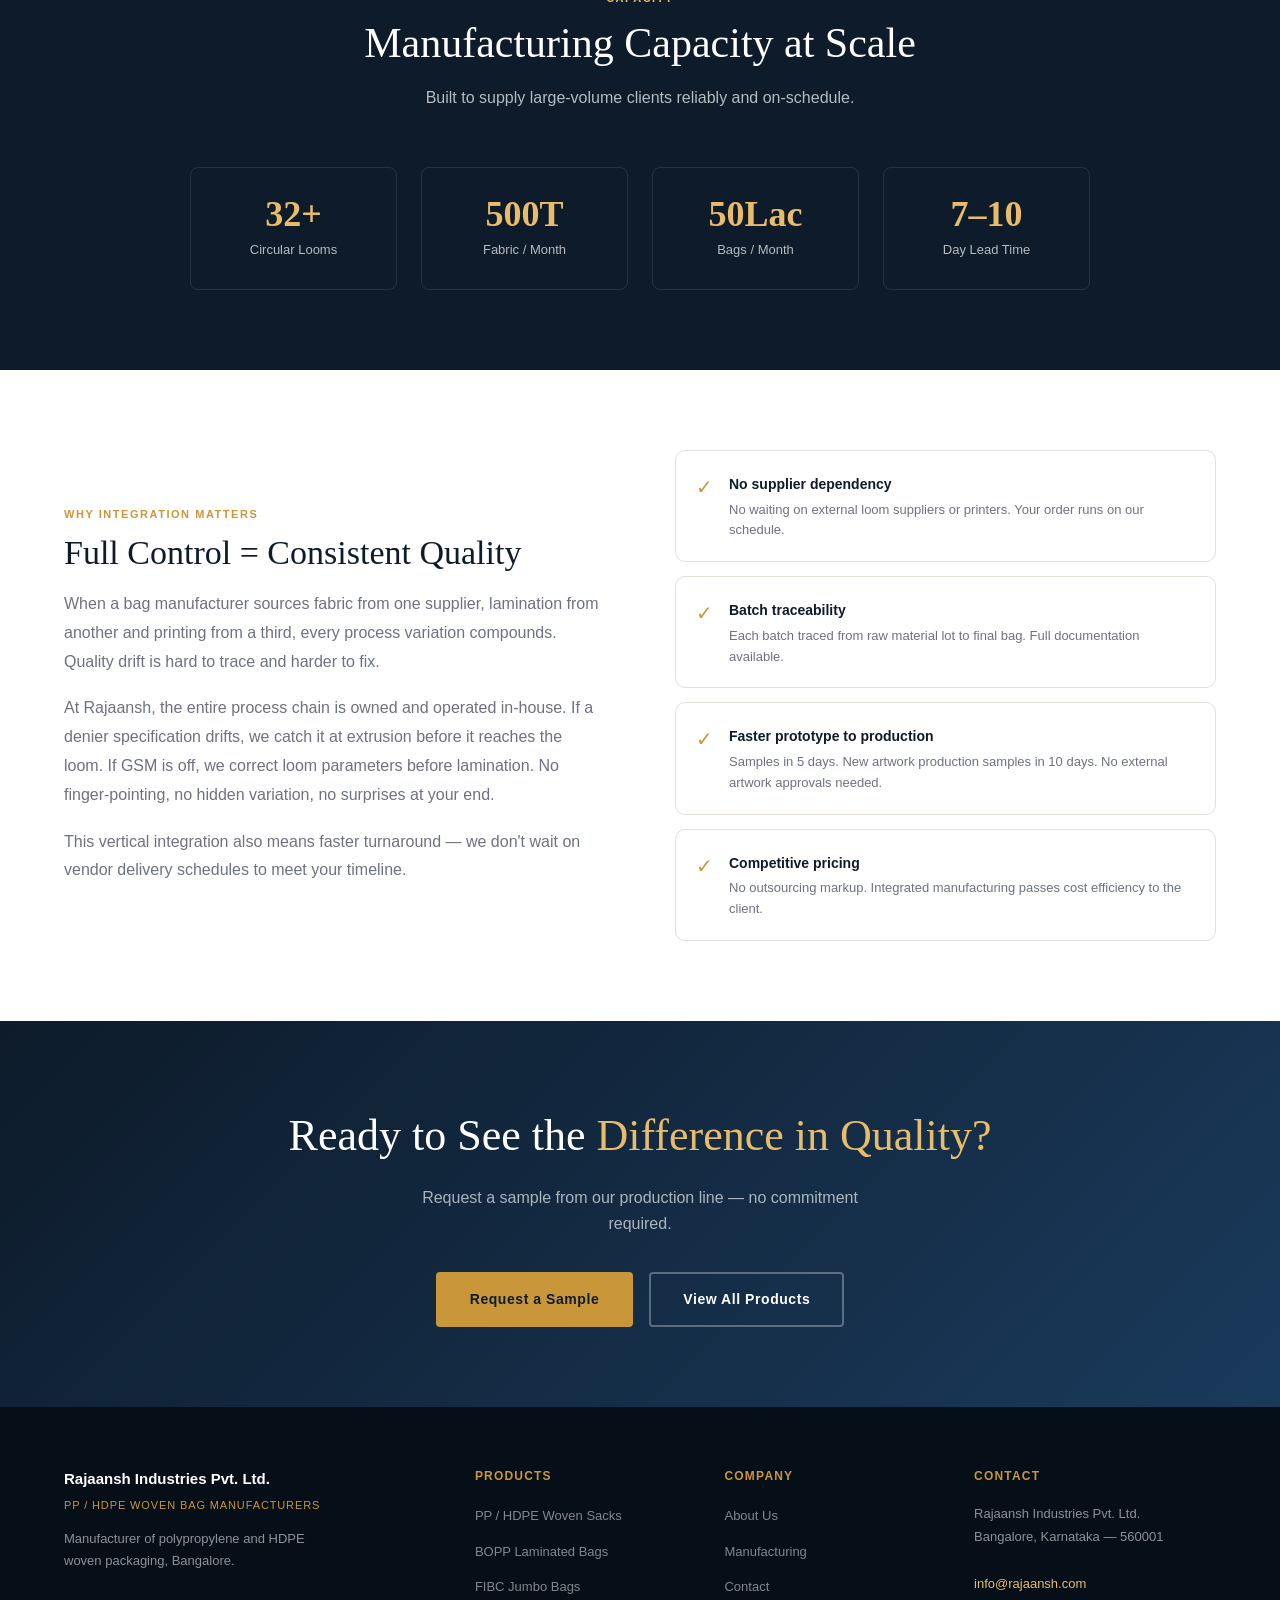
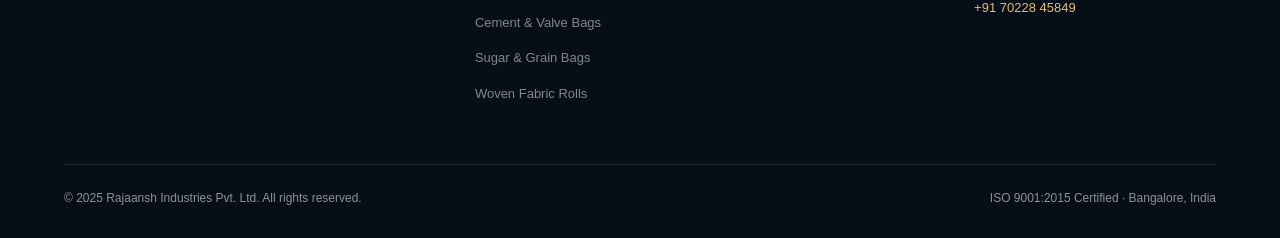
<file: manufacturing.html>
<!DOCTYPE html>
<html lang="en">
<head>
  <meta charset="UTF-8">
  <meta name="viewport" content="width=device-width, initial-scale=1.0">
  <title>Manufacturing Process — Rajaansh Industries Pvt. Ltd.</title>
  <meta name="description" content="Rajaansh Industries operates an integrated woven bag manufacturing facility in Bangalore — tape extrusion, circular weaving, lamination, printing and bag conversion under one roof.">
  <link rel="stylesheet" href="css/style.css">
</head>
<body>

<nav class="nav">
  <a href="index.html" class="nav-logo">
    <img src="images/rajaansh-logo.png" alt="Rajaansh Industries" class="nav-logo-img">
    <div class="nav-logo-text"><strong>Rajaansh Industries</strong><span>Bangalore, India</span></div>
  </a>
  <ul class="nav-links">
    <li><a href="index.html">Home</a></li>
    <li><a href="products.html">Products</a></li>
    <li><a href="manufacturing.html" class="active">Manufacturing</a></li>
    <li><a href="about.html">About</a></li>
    <li><a href="contact.html" class="nav-cta">Get Quote</a></li>
  </ul>
</nav>

<div class="page-hero">
  <div class="section-tag">Our Manufacturing</div>
  <h1>Integrated. Controlled. Precise.</h1>
  <p>our integrated Bangalore facility produces everything from raw PP granule to finished printed bag — in-house.</p>
</div>

<!-- PROCESS FLOW -->
<section class="section">
  <div class="section-header centered">
    <div class="section-tag">Process Flow</div>
    <h2 class="section-title">6 Integrated Manufacturing Stages</h2>
    <p class="section-sub">Complete vertical integration means every variable is controlled — raw material grade, tape denier, weave density, lamination thickness, print register, and final bag dimensions.</p>
  </div>

  <div style="display:flex;flex-direction:column;gap:0;position:relative;">

    <div style="display:grid;grid-template-columns:1fr 60px 1fr;gap:0;align-items:center;margin-bottom:0;">
      <div style="background:var(--navy);border-radius:var(--radius);padding:36px;color:var(--white);">
        <div style="display:flex;align-items:center;gap:16px;margin-bottom:16px;">
          <div style="width:44px;height:44px;background:var(--gold);border-radius:50%;display:flex;align-items:center;justify-content:center;font-weight:700;color:var(--navy);font-size:18px;flex-shrink:0;">1</div>
          <h4 style="color:var(--gold-lt);font-size:18px;font-family:var(--font-head);font-weight:400;">Raw Material & Extrusion</h4>
        </div>
        <p style="color:rgba(255,255,255,0.8);font-size:13.5px;line-height:1.7;margin-bottom:14px;">Virgin PP and HDPE granules from approved polymer suppliers are processed through high-speed tape extruders. Molten polymer is extruded through flat die, quenched, slit and drawn into thin flat tapes of precise denier (800–2,000 denier) and width.</p>
        <div style="display:flex;gap:8px;flex-wrap:wrap;">
          <span style="background:rgba(201,150,58,0.2);color:var(--gold-lt);border-radius:20px;padding:3px 10px;font-size:11.5px;">Virgin PP / HDPE only</span>
          <span style="background:rgba(201,150,58,0.2);color:var(--gold-lt);border-radius:20px;padding:3px 10px;font-size:11.5px;">Denier controlled ±5%</span>
          <span style="background:rgba(201,150,58,0.2);color:var(--gold-lt);border-radius:20px;padding:3px 10px;font-size:11.5px;">UV stabiliser additive</span>
        </div>
      </div>
      <div style="display:flex;justify-content:center;"><div style="width:2px;height:80px;background:var(--gold);opacity:0.3;margin:auto;"></div></div>
      <div style="background:var(--light);border-radius:var(--radius);padding:36px;">
        <div style="display:flex;align-items:center;gap:16px;margin-bottom:16px;">
          <div style="width:44px;height:44px;background:var(--gold);border-radius:50%;display:flex;align-items:center;justify-content:center;font-weight:700;color:var(--navy);font-size:18px;flex-shrink:0;">2</div>
          <h4 style="color:var(--navy);font-size:18px;font-family:var(--font-head);font-weight:400;">Circular Weaving</h4>
        </div>
        <p style="color:var(--gray);font-size:13.5px;line-height:1.7;margin-bottom:14px;">PP tapes are woven into tubular fabric on our fleet of 32+ circular looms at controlled weave count (8×8 to 14×14 strands/inch). Fabric weight is set by loom parameters — the foundation of every bag's mechanical performance.</p>
        <div style="display:flex;gap:8px;flex-wrap:wrap;">
          <span class="use-tag">32+ circular looms</span>
          <span class="use-tag">40–120 GSM range</span>
          <span class="use-tag">GSM ±3% tolerance</span>
        </div>
      </div>
    </div>

    <div style="display:grid;grid-template-columns:1fr 60px 1fr;gap:0;align-items:center;margin-top:8px;">
      <div style="background:var(--light);border-radius:var(--radius);padding:36px;">
        <div style="display:flex;align-items:center;gap:16px;margin-bottom:16px;">
          <div style="width:44px;height:44px;background:var(--gold);border-radius:50%;display:flex;align-items:center;justify-content:center;font-weight:700;color:var(--navy);font-size:18px;flex-shrink:0;">3</div>
          <h4 style="color:var(--navy);font-size:18px;font-family:var(--font-head);font-weight:400;">Lamination</h4>
        </div>
        <p style="color:var(--gray);font-size:13.5px;line-height:1.7;margin-bottom:14px;">Woven fabric passes through lamination stations where PP or BOPP film is applied via extrusion coating or adhesive lamination to one or both fabric faces. Lamination creates the moisture barrier and the print substrate.</p>
        <div style="display:flex;gap:8px;flex-wrap:wrap;">
          <span class="use-tag">PP / BOPP film</span>
          <span class="use-tag">20–30 micron film</span>
          <span class="use-tag">One side / both sides</span>
        </div>
      </div>
      <div style="display:flex;justify-content:center;"><div style="width:2px;height:80px;background:var(--gold);opacity:0.3;margin:auto;"></div></div>
      <div style="background:var(--navy);border-radius:var(--radius);padding:36px;color:var(--white);">
        <div style="display:flex;align-items:center;gap:16px;margin-bottom:16px;">
          <div style="width:44px;height:44px;background:var(--gold);border-radius:50%;display:flex;align-items:center;justify-content:center;font-weight:700;color:var(--navy);font-size:18px;flex-shrink:0;">4</div>
          <h4 style="color:var(--gold-lt);font-size:18px;font-family:var(--font-head);font-weight:400;">Flexographic Printing</h4>
        </div>
        <p style="color:rgba(255,255,255,0.8);font-size:13.5px;line-height:1.7;margin-bottom:14px;">Multi-colour flexo printing on laminated fabric surface using food-safe inks. Up to 8 colours with Pantone matching, registration accuracy, photo-quality halftone and full bleed capability for demanding brand guidelines.</p>
        <div style="display:flex;gap:8px;flex-wrap:wrap;">
          <span style="background:rgba(201,150,58,0.2);color:var(--gold-lt);border-radius:20px;padding:3px 10px;font-size:11.5px;">Up to 8 colours</span>
          <span style="background:rgba(201,150,58,0.2);color:var(--gold-lt);border-radius:20px;padding:3px 10px;font-size:11.5px;">Pantone matched</span>
          <span style="background:rgba(201,150,58,0.2);color:var(--gold-lt);border-radius:20px;padding:3px 10px;font-size:11.5px;">Food-safe inks</span>
        </div>
      </div>
    </div>

    <div style="display:grid;grid-template-columns:1fr 60px 1fr;gap:0;align-items:center;margin-top:8px;">
      <div style="background:var(--navy);border-radius:var(--radius);padding:36px;color:var(--white);">
        <div style="display:flex;align-items:center;gap:16px;margin-bottom:16px;">
          <div style="width:44px;height:44px;background:var(--gold);border-radius:50%;display:flex;align-items:center;justify-content:center;font-weight:700;color:var(--navy);font-size:18px;flex-shrink:0;">5</div>
          <h4 style="color:var(--gold-lt);font-size:18px;font-family:var(--font-head);font-weight:400;">Bag Conversion</h4>
        </div>
        <p style="color:rgba(255,255,255,0.8);font-size:13.5px;line-height:1.7;margin-bottom:14px;">Printed fabric is cut, gusseted, stitched (or heat-sealed), fitted with handles, liners and closures on automated bag-making lines. FIBC loop webbing and valve assembly are integrated at this stage.</p>
        <div style="display:flex;gap:8px;flex-wrap:wrap;">
          <span style="background:rgba(201,150,58,0.2);color:var(--gold-lt);border-radius:20px;padding:3px 10px;font-size:11.5px;">Auto bag-making lines</span>
          <span style="background:rgba(201,150,58,0.2);color:var(--gold-lt);border-radius:20px;padding:3px 10px;font-size:11.5px;">Liner insertion</span>
          <span style="background:rgba(201,150,58,0.2);color:var(--gold-lt);border-radius:20px;padding:3px 10px;font-size:11.5px;">FIBC loop assembly</span>
        </div>
      </div>
      <div style="display:flex;justify-content:center;"><div style="width:2px;height:80px;background:var(--gold);opacity:0.3;margin:auto;"></div></div>
      <div style="background:var(--light);border-radius:var(--radius);padding:36px;">
        <div style="display:flex;align-items:center;gap:16px;margin-bottom:16px;">
          <div style="width:44px;height:44px;background:var(--gold);border-radius:50%;display:flex;align-items:center;justify-content:center;font-weight:700;color:var(--navy);font-size:18px;flex-shrink:0;">6</div>
          <h4 style="color:var(--navy);font-size:18px;font-family:var(--font-head);font-weight:400;">Quality Inspection & Dispatch</h4>
        </div>
        <p style="color:var(--gray);font-size:13.5px;line-height:1.7;margin-bottom:14px;">Every batch undergoes final QC: GSM verification, tensile/elongation testing, dimension check, print adhesion, drop test, and visual 100% inspection. Test certificates accompany each consignment. Third-party inspection available.</p>
        <div style="display:flex;gap:8px;flex-wrap:wrap;">
          <span class="use-tag">100% visual QC</span>
          <span class="use-tag">Test certificates</span>
          <span class="use-tag">3P inspection welcome</span>
        </div>
      </div>
    </div>

  </div>
</section>

<!-- CAPACITY -->
<section class="section" style="background:var(--navy);color:var(--white);">
  <div class="section-header centered" style="--section-tag-color:var(--gold-lt);">
    <div class="section-tag" style="color:var(--gold-lt);border-color:rgba(201,150,58,0.4);">Capacity</div>
    <h2 class="section-title" style="color:var(--white);">Manufacturing Capacity at Scale</h2>
    <p class="section-sub" style="color:rgba(255,255,255,0.7);">Built to supply large-volume clients reliably and on-schedule.</p>
  </div>
  <div style="display:grid;grid-template-columns:repeat(4,1fr);gap:24px;max-width:900px;margin:0 auto;">
    <div style="text-align:center;padding:28px;border:1px solid rgba(255,255,255,0.1);border-radius:var(--radius);">
      <div style="font-size:36px;font-weight:700;color:var(--gold-lt);font-family:var(--font-head);line-height:1;margin-bottom:8px;">32+</div>
      <div style="font-size:13px;color:rgba(255,255,255,0.7);">Circular Looms</div>
    </div>
    <div style="text-align:center;padding:28px;border:1px solid rgba(255,255,255,0.1);border-radius:var(--radius);">
      <div style="font-size:36px;font-weight:700;color:var(--gold-lt);font-family:var(--font-head);line-height:1;margin-bottom:8px;">500T</div>
      <div style="font-size:13px;color:rgba(255,255,255,0.7);">Fabric / Month</div>
    </div>
    <div style="text-align:center;padding:28px;border:1px solid rgba(255,255,255,0.1);border-radius:var(--radius);">
      <div style="font-size:36px;font-weight:700;color:var(--gold-lt);font-family:var(--font-head);line-height:1;margin-bottom:8px;">50Lac</div>
      <div style="font-size:13px;color:rgba(255,255,255,0.7);">Bags / Month</div>
    </div>
    <div style="text-align:center;padding:28px;border:1px solid rgba(255,255,255,0.1);border-radius:var(--radius);">
      <div style="font-size:36px;font-weight:700;color:var(--gold-lt);font-family:var(--font-head);line-height:1;margin-bottom:8px;">7–10</div>
      <div style="font-size:13px;color:rgba(255,255,255,0.7);">Day Lead Time</div>
    </div>
  </div>
</section>

<!-- WHY INTEGRATED -->
<section class="section">
  <div style="display:grid;grid-template-columns:1fr 1fr;gap:70px;align-items:center;">
    <div>
      <div class="section-tag">Why Integration Matters</div>
      <h2 class="section-title" style="font-size:clamp(22px,3vw,34px);">Full Control = Consistent Quality</h2>
      <p style="color:var(--gray);line-height:1.8;margin-bottom:18px;">When a bag manufacturer sources fabric from one supplier, lamination from another and printing from a third, every process variation compounds. Quality drift is hard to trace and harder to fix.</p>
      <p style="color:var(--gray);line-height:1.8;margin-bottom:18px;">At Rajaansh, the entire process chain is owned and operated in-house. If a denier specification drifts, we catch it at extrusion before it reaches the loom. If GSM is off, we correct loom parameters before lamination. No finger-pointing, no hidden variation, no surprises at your end.</p>
      <p style="color:var(--gray);line-height:1.8;">This vertical integration also means faster turnaround — we don't wait on vendor delivery schedules to meet your timeline.</p>
    </div>
    <div style="display:flex;flex-direction:column;gap:14px;">
      <div style="display:flex;gap:16px;padding:20px;border:1px solid var(--border);border-radius:10px;align-items:flex-start;">
        <span style="color:var(--gold);font-size:20px;flex-shrink:0;">✓</span>
        <div><strong style="color:var(--navy);font-size:14px;">No supplier dependency</strong><p style="font-size:13px;color:var(--gray);margin-top:3px;">No waiting on external loom suppliers or printers. Your order runs on our schedule.</p></div>
      </div>
      <div style="display:flex;gap:16px;padding:20px;border:1px solid var(--border);border-radius:10px;align-items:flex-start;">
        <span style="color:var(--gold);font-size:20px;flex-shrink:0;">✓</span>
        <div><strong style="color:var(--navy);font-size:14px;">Batch traceability</strong><p style="font-size:13px;color:var(--gray);margin-top:3px;">Each batch traced from raw material lot to final bag. Full documentation available.</p></div>
      </div>
      <div style="display:flex;gap:16px;padding:20px;border:1px solid var(--border);border-radius:10px;align-items:flex-start;">
        <span style="color:var(--gold);font-size:20px;flex-shrink:0;">✓</span>
        <div><strong style="color:var(--navy);font-size:14px;">Faster prototype to production</strong><p style="font-size:13px;color:var(--gray);margin-top:3px;">Samples in 5 days. New artwork production samples in 10 days. No external artwork approvals needed.</p></div>
      </div>
      <div style="display:flex;gap:16px;padding:20px;border:1px solid var(--border);border-radius:10px;align-items:flex-start;">
        <span style="color:var(--gold);font-size:20px;flex-shrink:0;">✓</span>
        <div><strong style="color:var(--navy);font-size:14px;">Competitive pricing</strong><p style="font-size:13px;color:var(--gray);margin-top:3px;">No outsourcing markup. Integrated manufacturing passes cost efficiency to the client.</p></div>
      </div>
    </div>
  </div>
</section>

<section class="cta-banner">
  <h2>Ready to See the <span>Difference in Quality?</span></h2>
  <p>Request a sample from our production line — no commitment required.</p>
  <div class="cta-actions">
    <a href="contact.html" class="btn-primary">Request a Sample</a>
    <a href="products.html" class="btn-outline">View All Products</a>
  </div>
</section>

<footer>
  <div class="footer-grid">
    <div class="footer-brand">
      <strong>Rajaansh Industries Pvt. Ltd.</strong>
      <span>PP / HDPE Woven Bag Manufacturers</span>
      <p>Manufacturer of polypropylene and HDPE woven packaging, Bangalore.</p>
    </div>
    <div class="footer-col">
      <h5>Products</h5>
      <ul>
        <li><a href="products/pp-woven-sacks.html">PP / HDPE Woven Sacks</a></li>
        <li><a href="products/bopp-laminated-bags.html">BOPP Laminated Bags</a></li>
        <li><a href="products/fibc-jumbo-bags.html">FIBC Jumbo Bags</a></li>
        <li><a href="products/cement-bags.html">Cement & Valve Bags</a></li>
        <li><a href="products/sugar-grain-bags.html">Sugar & Grain Bags</a></li>
        <li><a href="products/woven-fabric-rolls.html">Woven Fabric Rolls</a></li>
      </ul>
    </div>
    <div class="footer-col">
      <h5>Company</h5>
      <ul>
        <li><a href="about.html">About Us</a></li>
        <li><a href="manufacturing.html">Manufacturing</a></li>
        <li><a href="contact.html">Contact</a></li>
      </ul>
    </div>
    <div class="footer-col">
      <h5>Contact</h5>
      <address>Rajaansh Industries Pvt. Ltd.<br>Bangalore, Karnataka — 560001<br><br><a href="mailto:info@rajaansh.com">info@rajaansh.com</a><br><a href="tel:+917022845849">+91 70228 45849</a></address>
    </div>
  </div>
  <div class="footer-bottom">
    <span>© 2025 Rajaansh Industries Pvt. Ltd. All rights reserved.</span>
    <span>ISO 9001:2015 Certified · Bangalore, India</span>
  </div>
</footer>

</body>
</html>
</file>
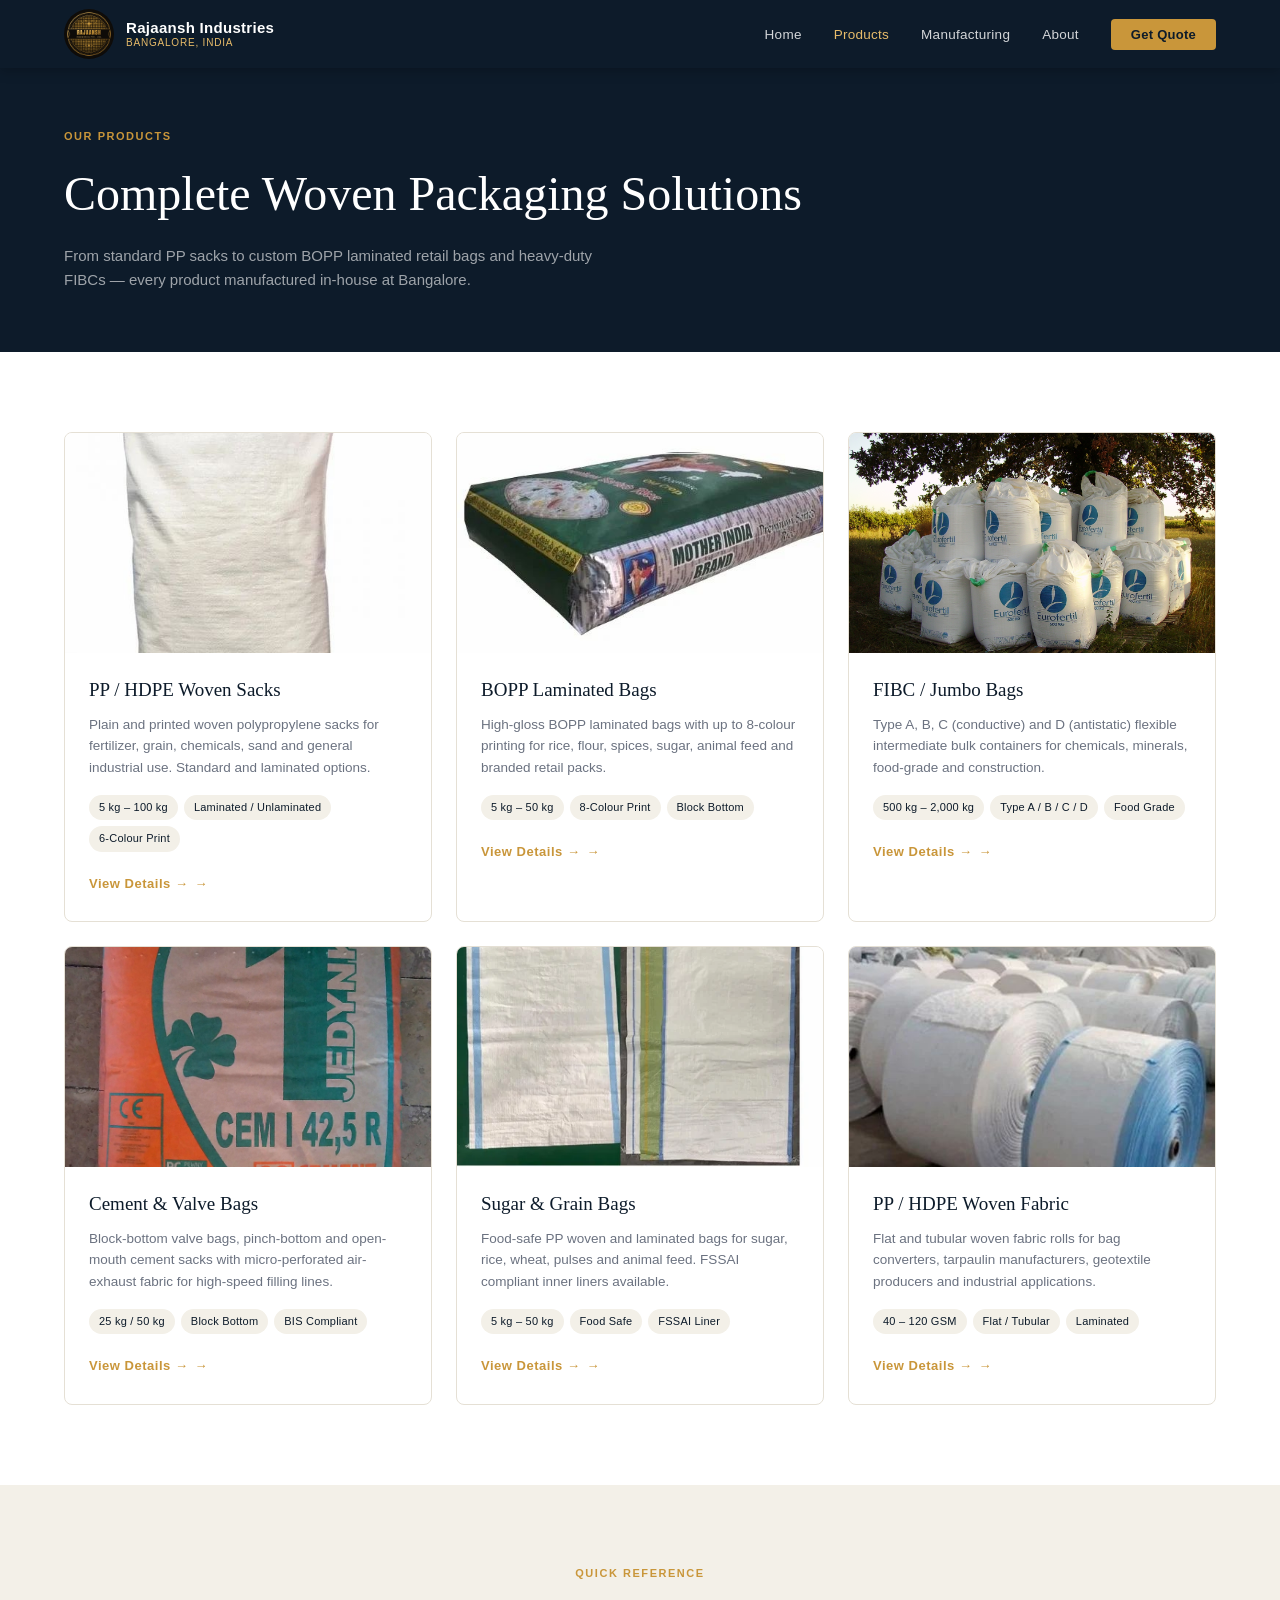
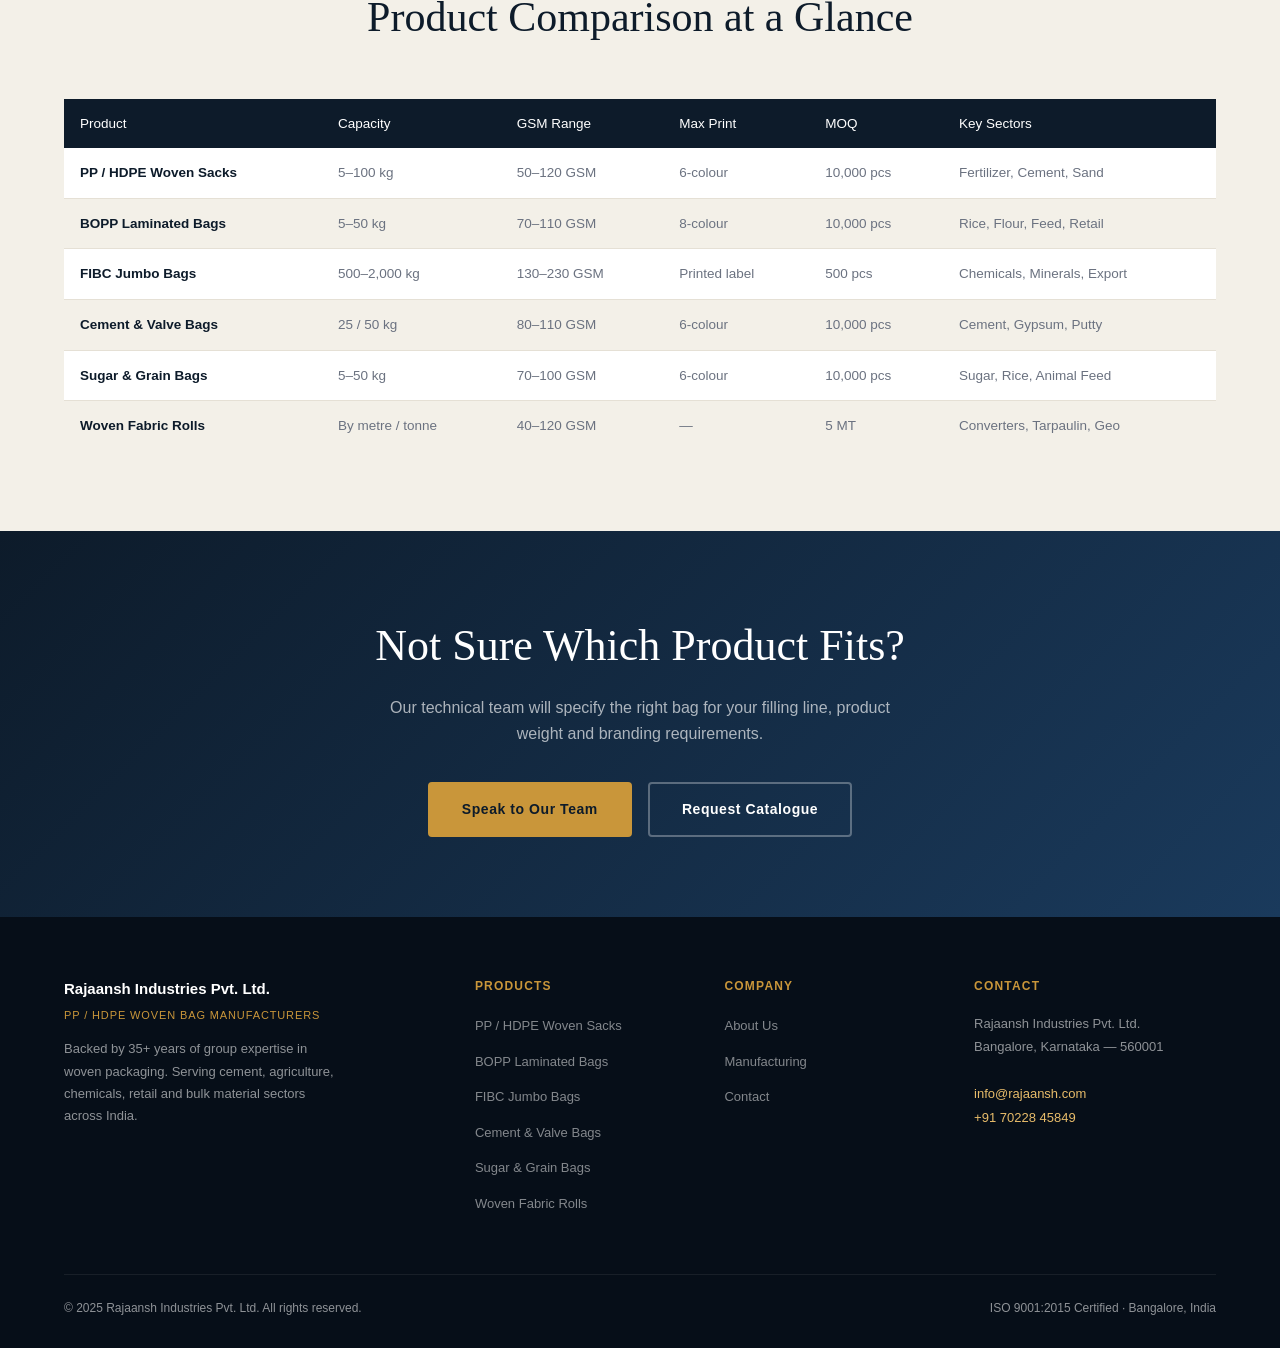
<file: products.html>
<!DOCTYPE html>
<html lang="en">
<head>
  <meta charset="UTF-8">
  <meta name="viewport" content="width=device-width, initial-scale=1.0">
  <title>Products — Rajaansh Industries Pvt. Ltd.</title>
  <meta name="description" content="PP woven sacks, BOPP laminated bags, FIBC jumbo bags, cement valve bags, sugar bags and woven fabric rolls from Rajaansh Industries, Bangalore.">
  <link rel="stylesheet" href="css/style.css">
</head>
<body>

<nav class="nav">
  <a href="index.html" class="nav-logo">
    <img src="images/rajaansh-logo.png" alt="Rajaansh Industries" class="nav-logo-img">
    <div class="nav-logo-text"><strong>Rajaansh Industries</strong><span>Bangalore, India</span></div>
  </a>
  <ul class="nav-links">
    <li><a href="index.html">Home</a></li>
    <li><a href="products.html" class="active">Products</a></li>
    <li><a href="manufacturing.html">Manufacturing</a></li>
    <li><a href="about.html">About</a></li>
    <li><a href="contact.html" class="nav-cta">Get Quote</a></li>
  </ul>
</nav>

<div class="page-hero">
  <div class="section-tag">Our Products</div>
  <h1>Complete Woven Packaging Solutions</h1>
  <p>From standard PP sacks to custom BOPP laminated retail bags and heavy-duty FIBCs — every product manufactured in-house at Bangalore.</p>
</div>

<section class="section">
  <div class="products-grid">

    <a href="products/pp-woven-sacks.html" class="product-card">
      <div class="product-card-img-wrap">
        <img class="product-card-img" src="images/real/pp-woven-sack-clean.jpg" alt="PP Woven Sacks">
      </div>
      <div class="product-card-body">
        <h3>PP / HDPE Woven Sacks</h3>
        <p>Plain and printed woven polypropylene sacks for fertilizer, grain, chemicals, sand and general industrial use. Standard and laminated options.</p>
        <div class="product-specs">
          <span class="spec-tag">5 kg – 100 kg</span>
          <span class="spec-tag">Laminated / Unlaminated</span>
          <span class="spec-tag">6-Colour Print</span>
        </div>
        <span class="product-link">View Details →</span>
      </div>
    </a>

    <a href="products/bopp-laminated-bags.html" class="product-card">
      <div class="product-card-img-wrap">
        <img class="product-card-img" src="images/real/bopp-laminated-bag.jpg" alt="BOPP Laminated Woven Bags">
      </div>
      <div class="product-card-body">
        <h3>BOPP Laminated Bags</h3>
        <p>High-gloss BOPP laminated bags with up to 8-colour printing for rice, flour, spices, sugar, animal feed and branded retail packs.</p>
        <div class="product-specs">
          <span class="spec-tag">5 kg – 50 kg</span>
          <span class="spec-tag">8-Colour Print</span>
          <span class="spec-tag">Block Bottom</span>
        </div>
        <span class="product-link">View Details →</span>
      </div>
    </a>

    <a href="products/fibc-jumbo-bags.html" class="product-card">
      <div class="product-card-img-wrap">
        <img class="product-card-img" src="images/real/fibc-bulk-bag.jpg" alt="FIBC Jumbo Bags">
      </div>
      <div class="product-card-body">
        <h3>FIBC / Jumbo Bags</h3>
        <p>Type A, B, C (conductive) and D (antistatic) flexible intermediate bulk containers for chemicals, minerals, food-grade and construction.</p>
        <div class="product-specs">
          <span class="spec-tag">500 kg – 2,000 kg</span>
          <span class="spec-tag">Type A / B / C / D</span>
          <span class="spec-tag">Food Grade</span>
        </div>
        <span class="product-link">View Details →</span>
      </div>
    </a>

    <a href="products/cement-bags.html" class="product-card">
      <div class="product-card-img-wrap">
        <img class="product-card-img" src="images/real/cement-bag.jpg" alt="Cement and Valve Bags">
      </div>
      <div class="product-card-body">
        <h3>Cement & Valve Bags</h3>
        <p>Block-bottom valve bags, pinch-bottom and open-mouth cement sacks with micro-perforated air-exhaust fabric for high-speed filling lines.</p>
        <div class="product-specs">
          <span class="spec-tag">25 kg / 50 kg</span>
          <span class="spec-tag">Block Bottom</span>
          <span class="spec-tag">BIS Compliant</span>
        </div>
        <span class="product-link">View Details →</span>
      </div>
    </a>

    <a href="products/sugar-grain-bags.html" class="product-card">
      <div class="product-card-img-wrap">
        <img class="product-card-img" src="images/real/cement-bag-2.jpg" alt="Sugar and Grain Woven Bags">
      </div>
      <div class="product-card-body">
        <h3>Sugar & Grain Bags</h3>
        <p>Food-safe PP woven and laminated bags for sugar, rice, wheat, pulses and animal feed. FSSAI compliant inner liners available.</p>
        <div class="product-specs">
          <span class="spec-tag">5 kg – 50 kg</span>
          <span class="spec-tag">Food Safe</span>
          <span class="spec-tag">FSSAI Liner</span>
        </div>
        <span class="product-link">View Details →</span>
      </div>
    </a>

    <a href="products/woven-fabric-rolls.html" class="product-card">
      <div class="product-card-img-wrap">
        <img class="product-card-img" src="images/real/woven-fabric-rolls.jpg" alt="PP HDPE Woven Fabric Manufacturing">
      </div>
      <div class="product-card-body">
        <h3>PP / HDPE Woven Fabric</h3>
        <p>Flat and tubular woven fabric rolls for bag converters, tarpaulin manufacturers, geotextile producers and industrial applications.</p>
        <div class="product-specs">
          <span class="spec-tag">40 – 120 GSM</span>
          <span class="spec-tag">Flat / Tubular</span>
          <span class="spec-tag">Laminated</span>
        </div>
        <span class="product-link">View Details →</span>
      </div>
    </a>

  </div>
</section>

<!-- QUICK SPEC COMPARISON -->
<section class="section" style="background:var(--light);">
  <div class="section-header centered">
    <div class="section-tag">Quick Reference</div>
    <h2 class="section-title">Product Comparison at a Glance</h2>
  </div>
  <div style="overflow-x:auto;">
    <table style="width:100%;border-collapse:collapse;font-size:13.5px;min-width:700px;">
      <thead>
        <tr style="background:var(--navy);color:var(--white);">
          <th style="padding:14px 16px;text-align:left;font-weight:500;">Product</th>
          <th style="padding:14px 16px;text-align:left;font-weight:500;">Capacity</th>
          <th style="padding:14px 16px;text-align:left;font-weight:500;">GSM Range</th>
          <th style="padding:14px 16px;text-align:left;font-weight:500;">Max Print</th>
          <th style="padding:14px 16px;text-align:left;font-weight:500;">MOQ</th>
          <th style="padding:14px 16px;text-align:left;font-weight:500;">Key Sectors</th>
        </tr>
      </thead>
      <tbody>
        <tr style="border-bottom:1px solid var(--border);background:var(--white);">
          <td style="padding:14px 16px;font-weight:600;color:var(--navy);">PP / HDPE Woven Sacks</td>
          <td style="padding:14px 16px;color:var(--gray);">5–100 kg</td>
          <td style="padding:14px 16px;color:var(--gray);">50–120 GSM</td>
          <td style="padding:14px 16px;color:var(--gray);">6-colour</td>
          <td style="padding:14px 16px;color:var(--gray);">10,000 pcs</td>
          <td style="padding:14px 16px;color:var(--gray);">Fertilizer, Cement, Sand</td>
        </tr>
        <tr style="border-bottom:1px solid var(--border);">
          <td style="padding:14px 16px;font-weight:600;color:var(--navy);">BOPP Laminated Bags</td>
          <td style="padding:14px 16px;color:var(--gray);">5–50 kg</td>
          <td style="padding:14px 16px;color:var(--gray);">70–110 GSM</td>
          <td style="padding:14px 16px;color:var(--gray);">8-colour</td>
          <td style="padding:14px 16px;color:var(--gray);">10,000 pcs</td>
          <td style="padding:14px 16px;color:var(--gray);">Rice, Flour, Feed, Retail</td>
        </tr>
        <tr style="border-bottom:1px solid var(--border);background:var(--white);">
          <td style="padding:14px 16px;font-weight:600;color:var(--navy);">FIBC Jumbo Bags</td>
          <td style="padding:14px 16px;color:var(--gray);">500–2,000 kg</td>
          <td style="padding:14px 16px;color:var(--gray);">130–230 GSM</td>
          <td style="padding:14px 16px;color:var(--gray);">Printed label</td>
          <td style="padding:14px 16px;color:var(--gray);">500 pcs</td>
          <td style="padding:14px 16px;color:var(--gray);">Chemicals, Minerals, Export</td>
        </tr>
        <tr style="border-bottom:1px solid var(--border);">
          <td style="padding:14px 16px;font-weight:600;color:var(--navy);">Cement & Valve Bags</td>
          <td style="padding:14px 16px;color:var(--gray);">25 / 50 kg</td>
          <td style="padding:14px 16px;color:var(--gray);">80–110 GSM</td>
          <td style="padding:14px 16px;color:var(--gray);">6-colour</td>
          <td style="padding:14px 16px;color:var(--gray);">10,000 pcs</td>
          <td style="padding:14px 16px;color:var(--gray);">Cement, Gypsum, Putty</td>
        </tr>
        <tr style="border-bottom:1px solid var(--border);background:var(--white);">
          <td style="padding:14px 16px;font-weight:600;color:var(--navy);">Sugar & Grain Bags</td>
          <td style="padding:14px 16px;color:var(--gray);">5–50 kg</td>
          <td style="padding:14px 16px;color:var(--gray);">70–100 GSM</td>
          <td style="padding:14px 16px;color:var(--gray);">6-colour</td>
          <td style="padding:14px 16px;color:var(--gray);">10,000 pcs</td>
          <td style="padding:14px 16px;color:var(--gray);">Sugar, Rice, Animal Feed</td>
        </tr>
        <tr>
          <td style="padding:14px 16px;font-weight:600;color:var(--navy);">Woven Fabric Rolls</td>
          <td style="padding:14px 16px;color:var(--gray);">By metre / tonne</td>
          <td style="padding:14px 16px;color:var(--gray);">40–120 GSM</td>
          <td style="padding:14px 16px;color:var(--gray);">—</td>
          <td style="padding:14px 16px;color:var(--gray);">5 MT</td>
          <td style="padding:14px 16px;color:var(--gray);">Converters, Tarpaulin, Geo</td>
        </tr>
      </tbody>
    </table>
  </div>
</section>

<section class="cta-banner">
  <h2>Not Sure Which Product Fits?</h2>
  <p>Our technical team will specify the right bag for your filling line, product weight and branding requirements.</p>
  <div class="cta-actions">
    <a href="contact.html" class="btn-primary">Speak to Our Team</a>
    <a href="contact.html#enquiry" class="btn-outline">Request Catalogue</a>
  </div>
</section>

<footer>
  <div class="footer-grid">
    <div class="footer-brand">
      <strong>Rajaansh Industries Pvt. Ltd.</strong>
      <span>PP / HDPE Woven Bag Manufacturers</span>
      <p>Backed by 35+ years of group expertise in woven packaging. Serving cement, agriculture, chemicals, retail and bulk material sectors across India.</p>
    </div>
    <div class="footer-col">
      <h5>Products</h5>
      <ul>
        <li><a href="products/pp-woven-sacks.html">PP / HDPE Woven Sacks</a></li>
        <li><a href="products/bopp-laminated-bags.html">BOPP Laminated Bags</a></li>
        <li><a href="products/fibc-jumbo-bags.html">FIBC Jumbo Bags</a></li>
        <li><a href="products/cement-bags.html">Cement & Valve Bags</a></li>
        <li><a href="products/sugar-grain-bags.html">Sugar & Grain Bags</a></li>
        <li><a href="products/woven-fabric-rolls.html">Woven Fabric Rolls</a></li>
      </ul>
    </div>
    <div class="footer-col">
      <h5>Company</h5>
      <ul>
        <li><a href="about.html">About Us</a></li>
        <li><a href="manufacturing.html">Manufacturing</a></li>
        <li><a href="contact.html">Contact</a></li>
      </ul>
    </div>
    <div class="footer-col">
      <h5>Contact</h5>
      <address>Rajaansh Industries Pvt. Ltd.<br>Bangalore, Karnataka — 560001<br><br><a href="mailto:info@rajaansh.com">info@rajaansh.com</a><br><a href="tel:+917022845849">+91 70228 45849</a></address>
    </div>
  </div>
  <div class="footer-bottom">
    <span>© 2025 Rajaansh Industries Pvt. Ltd. All rights reserved.</span>
    <span>ISO 9001:2015 Certified · Bangalore, India</span>
  </div>
</footer>

</body>
</html>
</file>
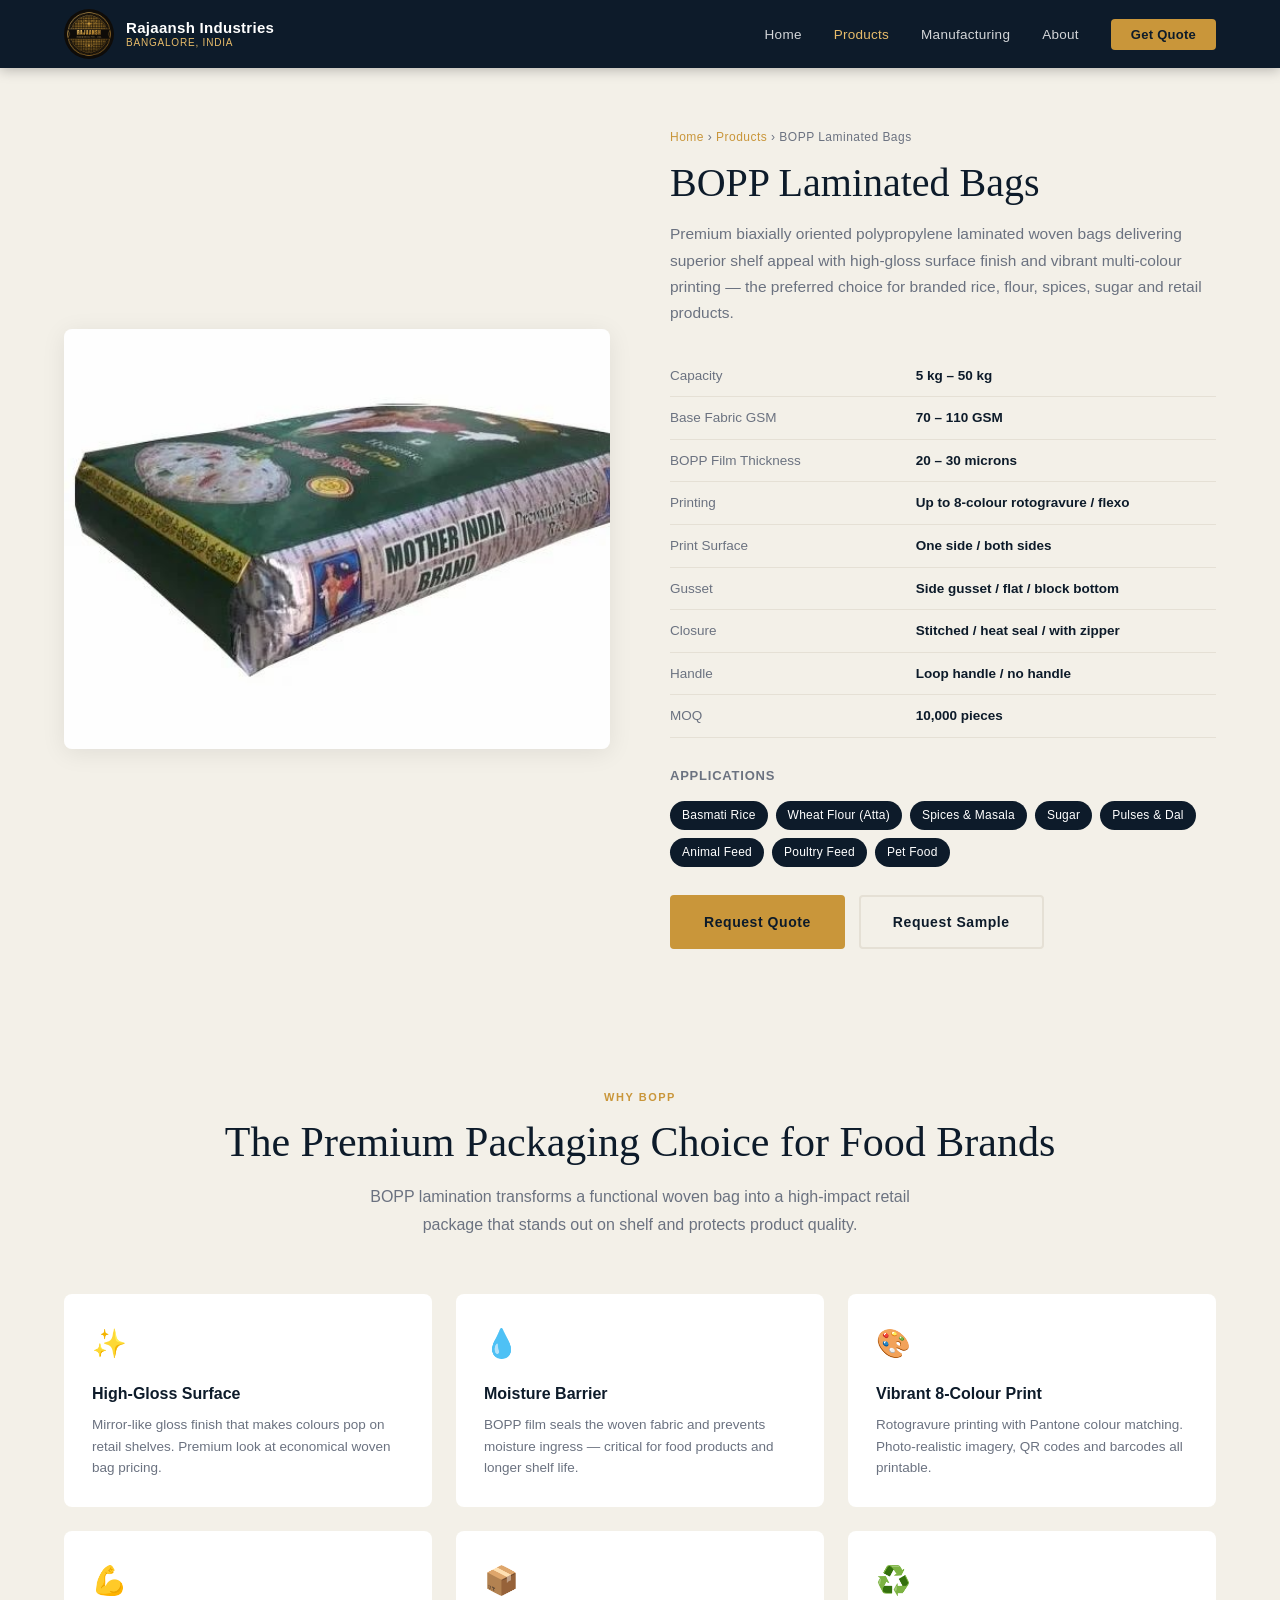
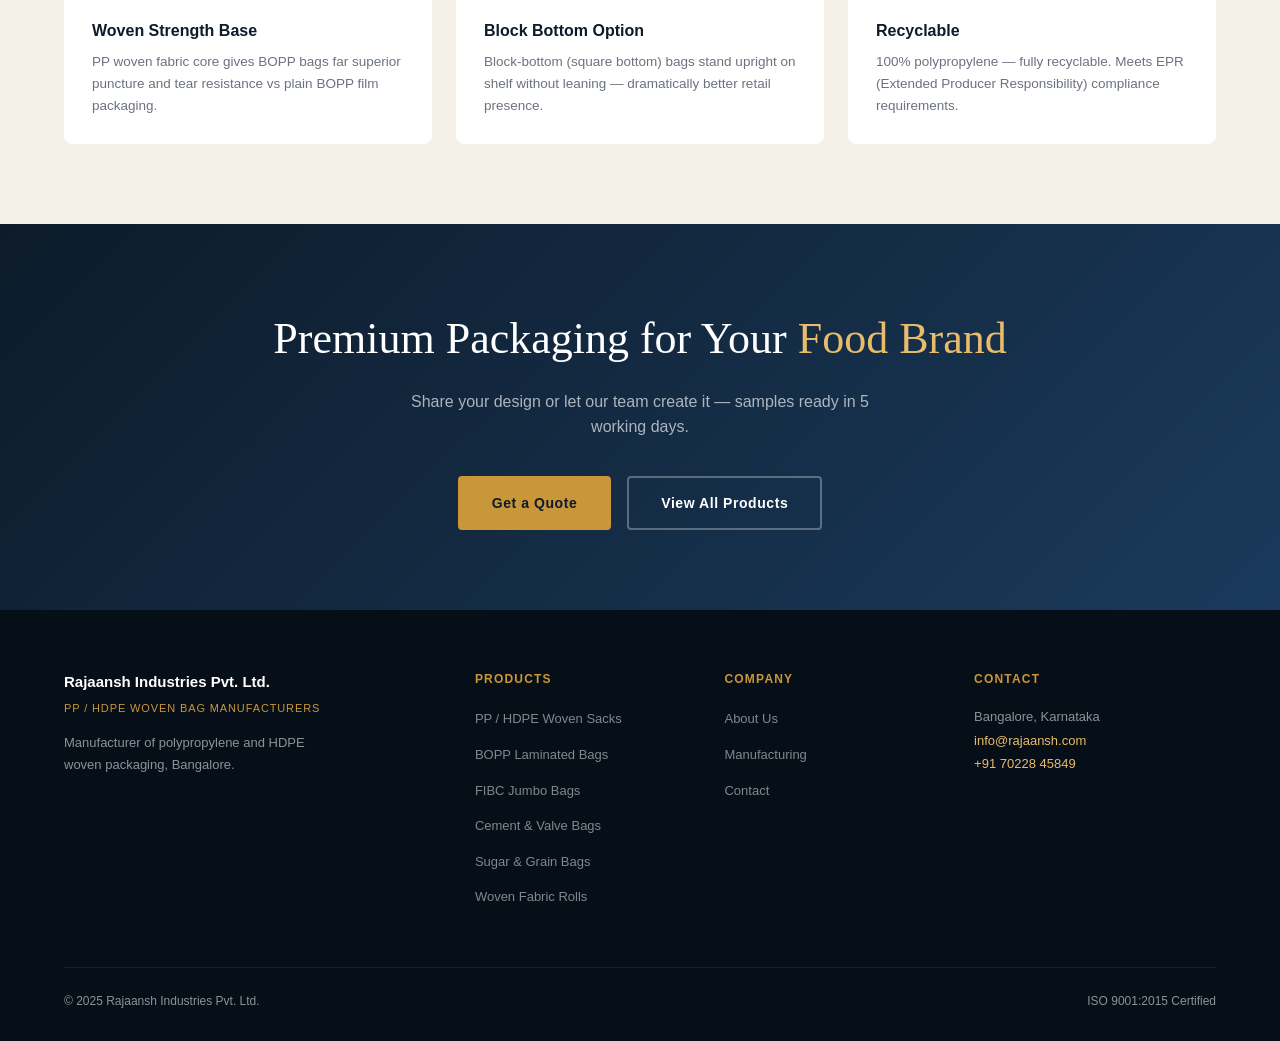
<file: products/bopp-laminated-bags.html>
<!DOCTYPE html>
<html lang="en">
<head>
  <meta charset="UTF-8">
  <meta name="viewport" content="width=device-width, initial-scale=1.0">
  <title>BOPP Laminated Bags — Rajaansh Industries</title>
  <meta name="description" content="BOPP laminated woven bags manufacturer in Bangalore. High-gloss 8-colour printing for rice, flour, spices, animal feed. 10kg to 50kg. Custom design.">
  <link rel="stylesheet" href="../css/style.css">
</head>
<body>

<nav class="nav">
  <a href="../index.html" class="nav-logo">
    <img src="../images/rajaansh-logo.png" alt="Rajaansh Industries" class="nav-logo-img">
    <div class="nav-logo-text"><strong>Rajaansh Industries</strong><span>Bangalore, India</span></div>
  </a>
  <ul class="nav-links">
    <li><a href="../index.html">Home</a></li>
    <li><a href="../products.html" class="active">Products</a></li>
    <li><a href="../manufacturing.html">Manufacturing</a></li>
    <li><a href="../about.html">About</a></li>
    <li><a href="../contact.html" class="nav-cta">Get Quote</a></li>
  </ul>
</nav>

<section class="product-hero">
  <div class="product-hero-img">
    <img src="../images/real/bopp-laminated-bag.jpg" alt="BOPP Laminated Woven Bags by Rajaansh Industries">
  </div>
  <div class="product-hero-content">
    <div class="breadcrumb"><a href="../index.html">Home</a> › <a href="../products.html">Products</a> › BOPP Laminated Bags</div>
    <h1>BOPP Laminated Bags</h1>
    <p class="lead">Premium biaxially oriented polypropylene laminated woven bags delivering superior shelf appeal with high-gloss surface finish and vibrant multi-colour printing — the preferred choice for branded rice, flour, spices, sugar and retail products.</p>

    <table class="spec-table">
      <tr><td>Capacity</td><td>5 kg – 50 kg</td></tr>
      <tr><td>Base Fabric GSM</td><td>70 – 110 GSM</td></tr>
      <tr><td>BOPP Film Thickness</td><td>20 – 30 microns</td></tr>
      <tr><td>Printing</td><td>Up to 8-colour rotogravure / flexo</td></tr>
      <tr><td>Print Surface</td><td>One side / both sides</td></tr>
      <tr><td>Gusset</td><td>Side gusset / flat / block bottom</td></tr>
      <tr><td>Closure</td><td>Stitched / heat seal / with zipper</td></tr>
      <tr><td>Handle</td><td>Loop handle / no handle</td></tr>
      <tr><td>MOQ</td><td>10,000 pieces</td></tr>
    </table>

    <p style="font-size:13px;color:var(--gray);margin-bottom:14px;font-weight:600;letter-spacing:0.06em;text-transform:uppercase;">Applications</p>
    <div class="uses-list">
      <span class="use-tag">Basmati Rice</span>
      <span class="use-tag">Wheat Flour (Atta)</span>
      <span class="use-tag">Spices & Masala</span>
      <span class="use-tag">Sugar</span>
      <span class="use-tag">Pulses & Dal</span>
      <span class="use-tag">Animal Feed</span>
      <span class="use-tag">Poultry Feed</span>
      <span class="use-tag">Pet Food</span>
    </div>

    <div style="margin-top:28px;display:flex;gap:14px;flex-wrap:wrap;">
      <a href="../contact.html" class="btn-primary">Request Quote</a>
      <a href="../contact.html#enquiry" class="btn-outline" style="color:var(--navy);border-color:var(--border);">Request Sample</a>
    </div>
  </div>
</section>

<!-- ADVANTAGES -->
<section class="section" style="background:var(--light);">
  <div class="section-header centered">
    <div class="section-tag">Why BOPP</div>
    <h2 class="section-title">The Premium Packaging Choice for Food Brands</h2>
    <p class="section-sub">BOPP lamination transforms a functional woven bag into a high-impact retail package that stands out on shelf and protects product quality.</p>
  </div>
  <div style="display:grid;grid-template-columns:repeat(3,1fr);gap:24px;">
    <div style="background:var(--white);padding:28px;border-radius:var(--radius);">
      <div style="font-size:28px;margin-bottom:14px;">✨</div>
      <h4 style="color:var(--navy);margin-bottom:8px;font-size:16px;">High-Gloss Surface</h4>
      <p style="font-size:13.5px;color:var(--gray);line-height:1.6;">Mirror-like gloss finish that makes colours pop on retail shelves. Premium look at economical woven bag pricing.</p>
    </div>
    <div style="background:var(--white);padding:28px;border-radius:var(--radius);">
      <div style="font-size:28px;margin-bottom:14px;">💧</div>
      <h4 style="color:var(--navy);margin-bottom:8px;font-size:16px;">Moisture Barrier</h4>
      <p style="font-size:13.5px;color:var(--gray);line-height:1.6;">BOPP film seals the woven fabric and prevents moisture ingress — critical for food products and longer shelf life.</p>
    </div>
    <div style="background:var(--white);padding:28px;border-radius:var(--radius);">
      <div style="font-size:28px;margin-bottom:14px;">🎨</div>
      <h4 style="color:var(--navy);margin-bottom:8px;font-size:16px;">Vibrant 8-Colour Print</h4>
      <p style="font-size:13.5px;color:var(--gray);line-height:1.6;">Rotogravure printing with Pantone colour matching. Photo-realistic imagery, QR codes and barcodes all printable.</p>
    </div>
    <div style="background:var(--white);padding:28px;border-radius:var(--radius);">
      <div style="font-size:28px;margin-bottom:14px;">💪</div>
      <h4 style="color:var(--navy);margin-bottom:8px;font-size:16px;">Woven Strength Base</h4>
      <p style="font-size:13.5px;color:var(--gray);line-height:1.6;">PP woven fabric core gives BOPP bags far superior puncture and tear resistance vs plain BOPP film packaging.</p>
    </div>
    <div style="background:var(--white);padding:28px;border-radius:var(--radius);">
      <div style="font-size:28px;margin-bottom:14px;">📦</div>
      <h4 style="color:var(--navy);margin-bottom:8px;font-size:16px;">Block Bottom Option</h4>
      <p style="font-size:13.5px;color:var(--gray);line-height:1.6;">Block-bottom (square bottom) bags stand upright on shelf without leaning — dramatically better retail presence.</p>
    </div>
    <div style="background:var(--white);padding:28px;border-radius:var(--radius);">
      <div style="font-size:28px;margin-bottom:14px;">♻️</div>
      <h4 style="color:var(--navy);margin-bottom:8px;font-size:16px;">Recyclable</h4>
      <p style="font-size:13.5px;color:var(--gray);line-height:1.6;">100% polypropylene — fully recyclable. Meets EPR (Extended Producer Responsibility) compliance requirements.</p>
    </div>
  </div>
</section>

<section class="cta-banner">
  <h2>Premium Packaging for Your <span>Food Brand</span></h2>
  <p>Share your design or let our team create it — samples ready in 5 working days.</p>
  <div class="cta-actions">
    <a href="../contact.html" class="btn-primary">Get a Quote</a>
    <a href="../products.html" class="btn-outline">View All Products</a>
  </div>
</section>

<footer>
  <div class="footer-grid">
    <div class="footer-brand">
      <strong>Rajaansh Industries Pvt. Ltd.</strong>
      <span>PP / HDPE Woven Bag Manufacturers</span>
      <p>Manufacturer of polypropylene and HDPE woven packaging, Bangalore.</p>
    </div>
    <div class="footer-col">
      <h5>Products</h5>
      <ul>
        <li><a href="pp-woven-sacks.html">PP / HDPE Woven Sacks</a></li>
        <li><a href="bopp-laminated-bags.html">BOPP Laminated Bags</a></li>
        <li><a href="fibc-jumbo-bags.html">FIBC Jumbo Bags</a></li>
        <li><a href="cement-bags.html">Cement & Valve Bags</a></li>
        <li><a href="sugar-grain-bags.html">Sugar & Grain Bags</a></li>
        <li><a href="woven-fabric-rolls.html">Woven Fabric Rolls</a></li>
      </ul>
    </div>
    <div class="footer-col">
      <h5>Company</h5>
      <ul>
        <li><a href="../about.html">About Us</a></li>
        <li><a href="../manufacturing.html">Manufacturing</a></li>
        <li><a href="../contact.html">Contact</a></li>
      </ul>
    </div>
    <div class="footer-col">
      <h5>Contact</h5>
      <address>Bangalore, Karnataka<br><a href="mailto:info@rajaansh.com">info@rajaansh.com</a><br><a href="tel:+917022845849">+91 70228 45849</a></address>
    </div>
  </div>
  <div class="footer-bottom">
    <span>© 2025 Rajaansh Industries Pvt. Ltd.</span>
    <span>ISO 9001:2015 Certified</span>
  </div>
</footer>

</body>
</html>
</file>
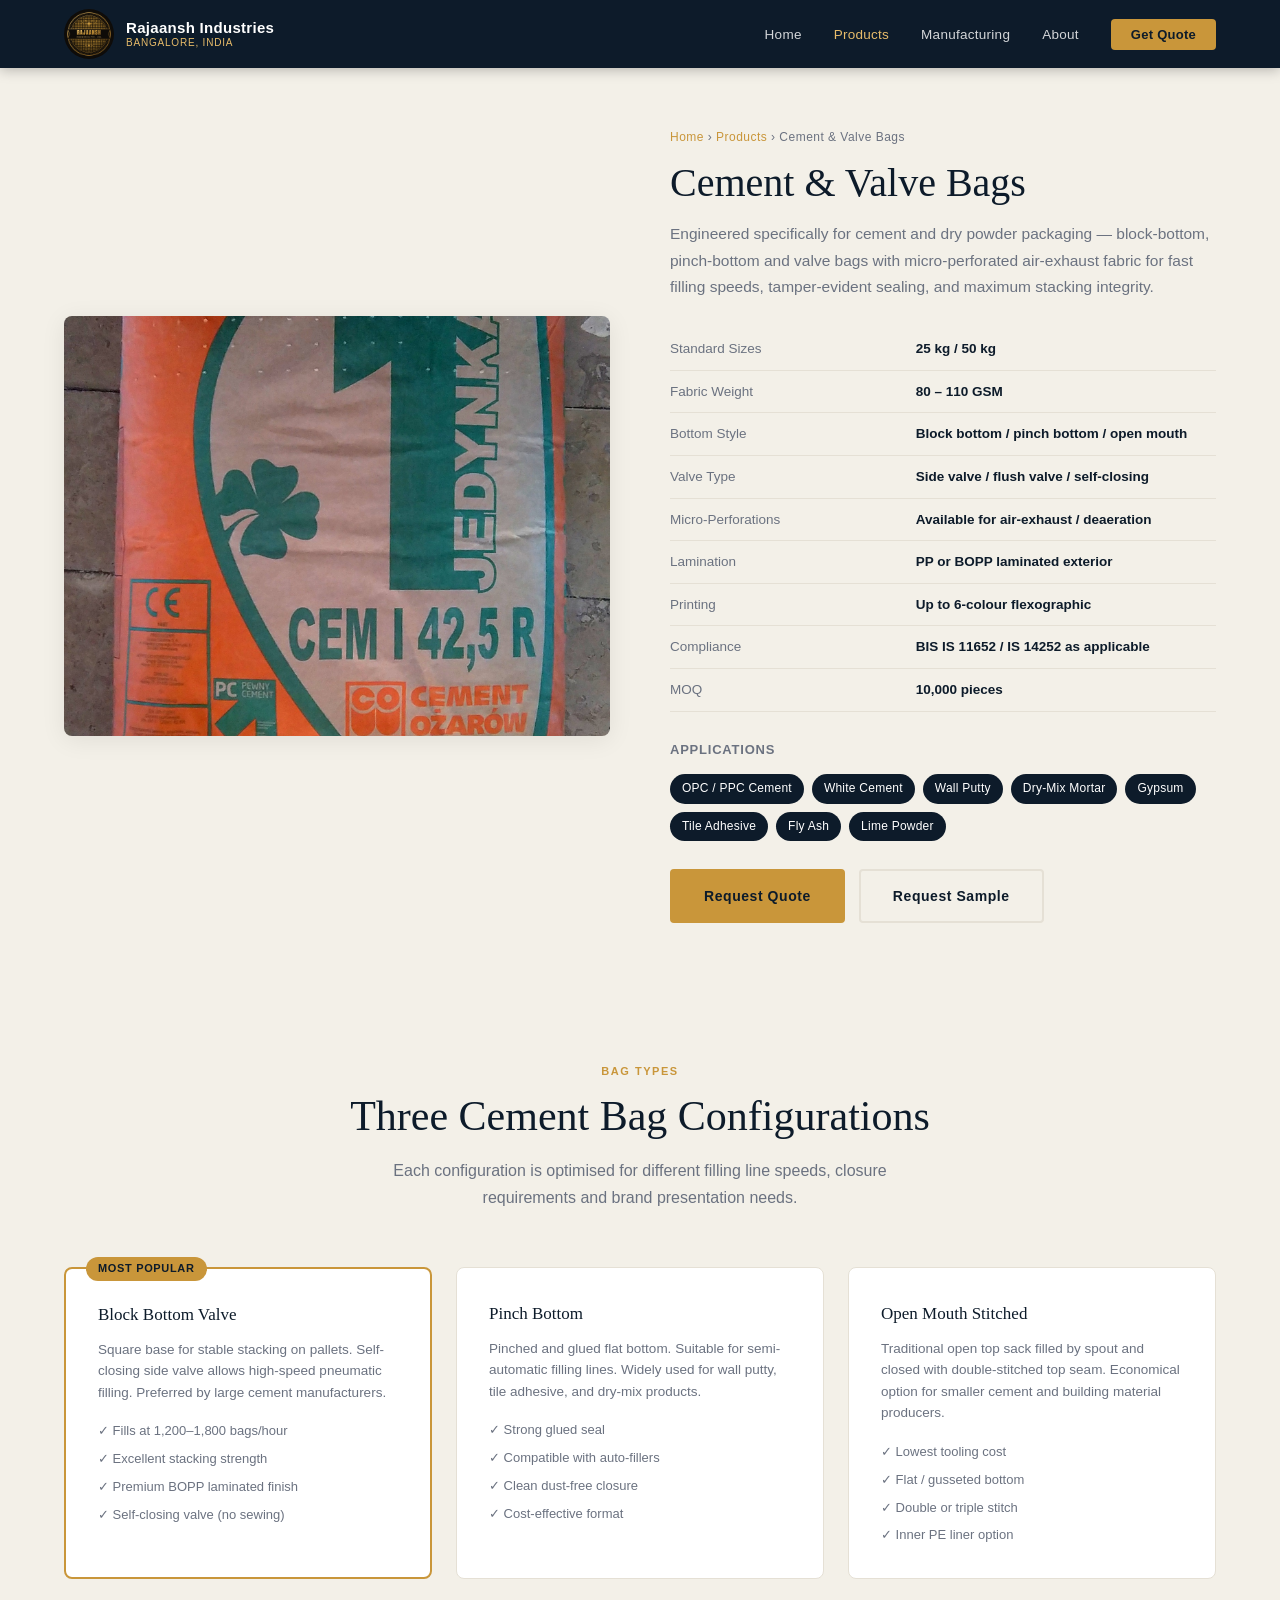
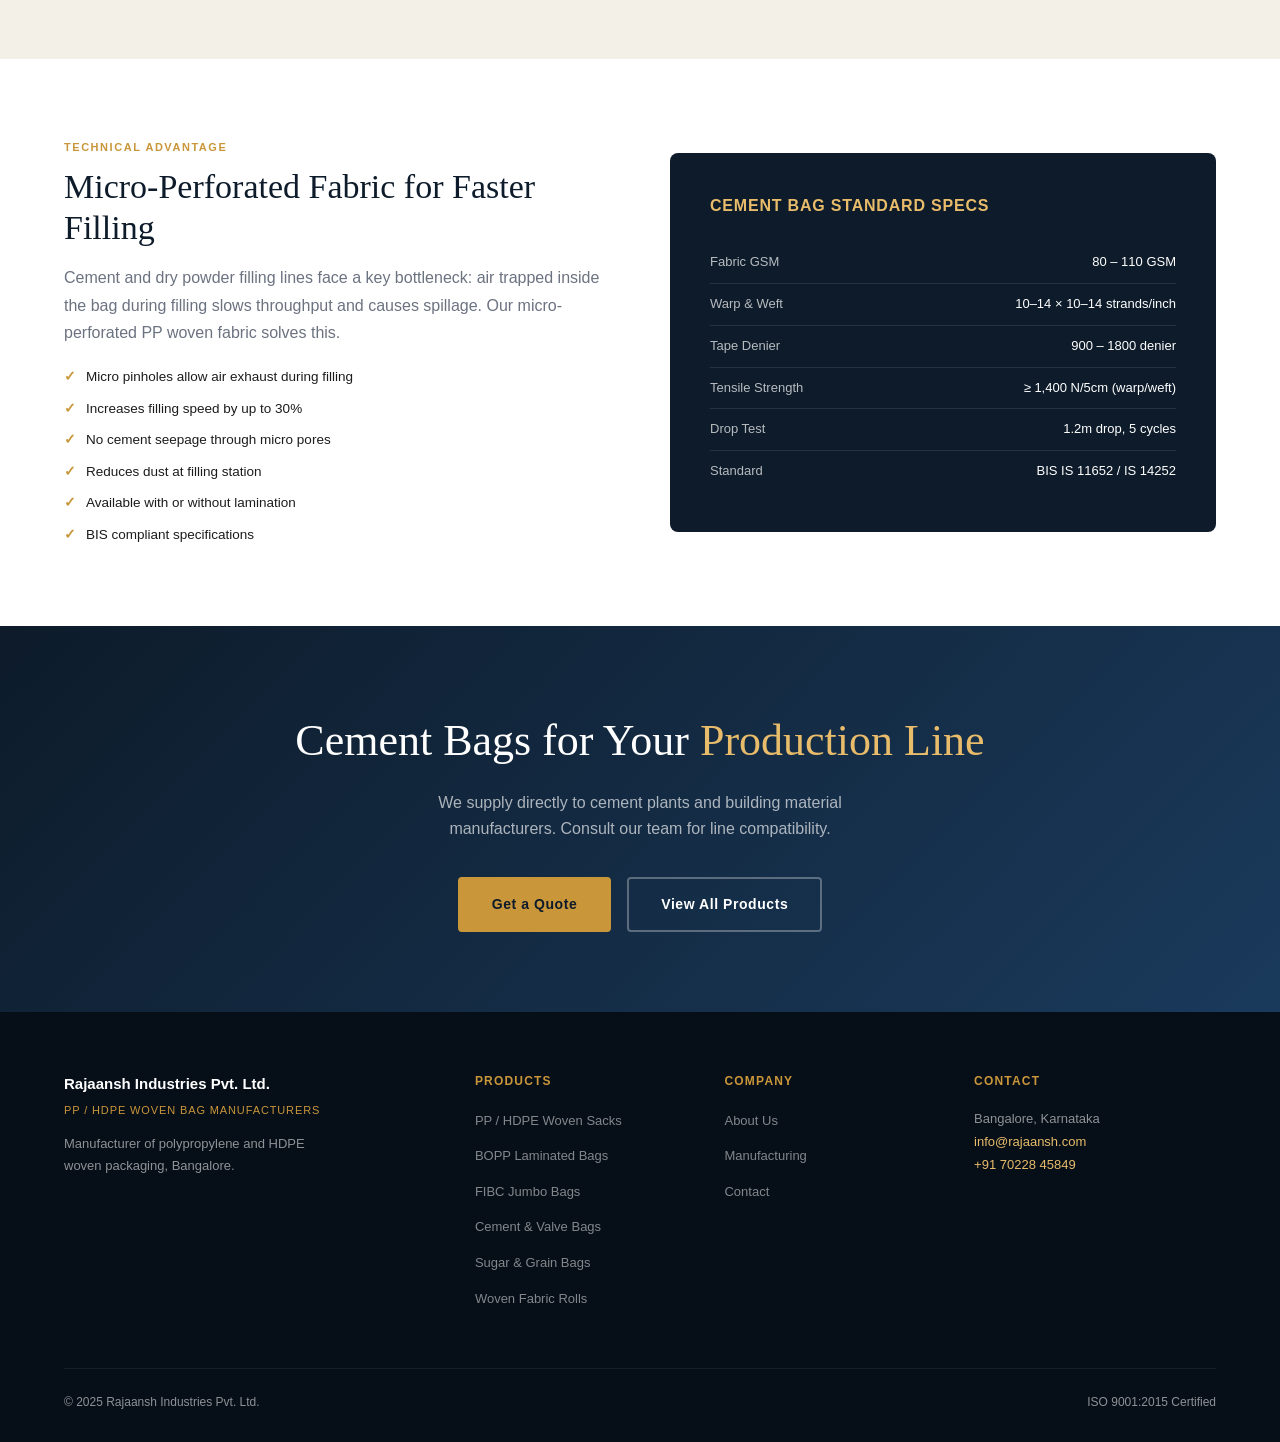
<file: products/cement-bags.html>
<!DOCTYPE html>
<html lang="en">
<head>
  <meta charset="UTF-8">
  <meta name="viewport" content="width=device-width, initial-scale=1.0">
  <title>Cement & Valve Bags — Rajaansh Industries</title>
  <meta name="description" content="PP woven cement bags, valve bags, block-bottom and pinch-bottom bags manufacturer in Bangalore. 25kg, 50kg. OPC, PPC, wall putty, dry-mix mortar, gypsum.">
  <link rel="stylesheet" href="../css/style.css">
</head>
<body>

<nav class="nav">
  <a href="../index.html" class="nav-logo">
    <img src="../images/rajaansh-logo.png" alt="Rajaansh Industries" class="nav-logo-img">
    <div class="nav-logo-text"><strong>Rajaansh Industries</strong><span>Bangalore, India</span></div>
  </a>
  <ul class="nav-links">
    <li><a href="../index.html">Home</a></li>
    <li><a href="../products.html" class="active">Products</a></li>
    <li><a href="../manufacturing.html">Manufacturing</a></li>
    <li><a href="../about.html">About</a></li>
    <li><a href="../contact.html" class="nav-cta">Get Quote</a></li>
  </ul>
</nav>

<section class="product-hero">
  <div class="product-hero-img">
    <img src="../images/real/cement-bag.jpg" alt="Cement and Valve Bags by Rajaansh Industries">
  </div>
  <div class="product-hero-content">
    <div class="breadcrumb"><a href="../index.html">Home</a> › <a href="../products.html">Products</a> › Cement & Valve Bags</div>
    <h1>Cement & Valve Bags</h1>
    <p class="lead">Engineered specifically for cement and dry powder packaging — block-bottom, pinch-bottom and valve bags with micro-perforated air-exhaust fabric for fast filling speeds, tamper-evident sealing, and maximum stacking integrity.</p>

    <table class="spec-table">
      <tr><td>Standard Sizes</td><td>25 kg / 50 kg</td></tr>
      <tr><td>Fabric Weight</td><td>80 – 110 GSM</td></tr>
      <tr><td>Bottom Style</td><td>Block bottom / pinch bottom / open mouth</td></tr>
      <tr><td>Valve Type</td><td>Side valve / flush valve / self-closing</td></tr>
      <tr><td>Micro-Perforations</td><td>Available for air-exhaust / deaeration</td></tr>
      <tr><td>Lamination</td><td>PP or BOPP laminated exterior</td></tr>
      <tr><td>Printing</td><td>Up to 6-colour flexographic</td></tr>
      <tr><td>Compliance</td><td>BIS IS 11652 / IS 14252 as applicable</td></tr>
      <tr><td>MOQ</td><td>10,000 pieces</td></tr>
    </table>

    <p style="font-size:13px;color:var(--gray);margin-bottom:14px;font-weight:600;letter-spacing:0.06em;text-transform:uppercase;">Applications</p>
    <div class="uses-list">
      <span class="use-tag">OPC / PPC Cement</span>
      <span class="use-tag">White Cement</span>
      <span class="use-tag">Wall Putty</span>
      <span class="use-tag">Dry-Mix Mortar</span>
      <span class="use-tag">Gypsum</span>
      <span class="use-tag">Tile Adhesive</span>
      <span class="use-tag">Fly Ash</span>
      <span class="use-tag">Lime Powder</span>
    </div>

    <div style="margin-top:28px;display:flex;gap:14px;flex-wrap:wrap;">
      <a href="../contact.html" class="btn-primary">Request Quote</a>
      <a href="../contact.html#enquiry" class="btn-outline" style="color:var(--navy);border-color:var(--border);">Request Sample</a>
    </div>
  </div>
</section>

<!-- BAG TYPES -->
<section class="section" style="background:var(--light);">
  <div class="section-header centered">
    <div class="section-tag">Bag Types</div>
    <h2 class="section-title">Three Cement Bag Configurations</h2>
    <p class="section-sub">Each configuration is optimised for different filling line speeds, closure requirements and brand presentation needs.</p>
  </div>
  <div style="display:grid;grid-template-columns:repeat(3,1fr);gap:24px;">
    <div style="background:var(--white);border-radius:var(--radius);padding:32px;border:2px solid var(--gold);position:relative;">
      <span style="position:absolute;top:-12px;left:20px;background:var(--gold);color:var(--navy);font-size:11px;font-weight:700;padding:3px 12px;border-radius:20px;letter-spacing:0.06em;">MOST POPULAR</span>
      <h4 style="color:var(--navy);margin-bottom:10px;font-size:17px;font-family:var(--font-head);font-weight:400;">Block Bottom Valve</h4>
      <p style="font-size:13.5px;color:var(--gray);line-height:1.6;margin-bottom:18px;">Square base for stable stacking on pallets. Self-closing side valve allows high-speed pneumatic filling. Preferred by large cement manufacturers.</p>
      <ul style="font-size:13px;color:var(--gray);list-style:none;display:flex;flex-direction:column;gap:7px;">
        <li>✓ Fills at 1,200–1,800 bags/hour</li>
        <li>✓ Excellent stacking strength</li>
        <li>✓ Premium BOPP laminated finish</li>
        <li>✓ Self-closing valve (no sewing)</li>
      </ul>
    </div>
    <div style="background:var(--white);border-radius:var(--radius);padding:32px;border:1px solid var(--border);">
      <h4 style="color:var(--navy);margin-bottom:10px;font-size:17px;font-family:var(--font-head);font-weight:400;">Pinch Bottom</h4>
      <p style="font-size:13.5px;color:var(--gray);line-height:1.6;margin-bottom:18px;">Pinched and glued flat bottom. Suitable for semi-automatic filling lines. Widely used for wall putty, tile adhesive, and dry-mix products.</p>
      <ul style="font-size:13px;color:var(--gray);list-style:none;display:flex;flex-direction:column;gap:7px;">
        <li>✓ Strong glued seal</li>
        <li>✓ Compatible with auto-fillers</li>
        <li>✓ Clean dust-free closure</li>
        <li>✓ Cost-effective format</li>
      </ul>
    </div>
    <div style="background:var(--white);border-radius:var(--radius);padding:32px;border:1px solid var(--border);">
      <h4 style="color:var(--navy);margin-bottom:10px;font-size:17px;font-family:var(--font-head);font-weight:400;">Open Mouth Stitched</h4>
      <p style="font-size:13.5px;color:var(--gray);line-height:1.6;margin-bottom:18px;">Traditional open top sack filled by spout and closed with double-stitched top seam. Economical option for smaller cement and building material producers.</p>
      <ul style="font-size:13px;color:var(--gray);list-style:none;display:flex;flex-direction:column;gap:7px;">
        <li>✓ Lowest tooling cost</li>
        <li>✓ Flat / gusseted bottom</li>
        <li>✓ Double or triple stitch</li>
        <li>✓ Inner PE liner option</li>
      </ul>
    </div>
  </div>
</section>

<!-- TECHNICAL FEATURES -->
<section class="section">
  <div style="display:grid;grid-template-columns:1fr 1fr;gap:60px;align-items:center;">
    <div>
      <div class="section-tag">Technical Advantage</div>
      <h2 class="section-title" style="font-size:clamp(24px,3vw,34px);">Micro-Perforated Fabric for Faster Filling</h2>
      <p style="color:var(--gray);line-height:1.7;margin-bottom:20px;">Cement and dry powder filling lines face a key bottleneck: air trapped inside the bag during filling slows throughput and causes spillage. Our micro-perforated PP woven fabric solves this.</p>
      <ul style="list-style:none;display:flex;flex-direction:column;gap:10px;">
        <li style="display:flex;gap:10px;font-size:13.5px;"><span style="color:var(--gold);font-weight:700;">✓</span> Micro pinholes allow air exhaust during filling</li>
        <li style="display:flex;gap:10px;font-size:13.5px;"><span style="color:var(--gold);font-weight:700;">✓</span> Increases filling speed by up to 30%</li>
        <li style="display:flex;gap:10px;font-size:13.5px;"><span style="color:var(--gold);font-weight:700;">✓</span> No cement seepage through micro pores</li>
        <li style="display:flex;gap:10px;font-size:13.5px;"><span style="color:var(--gold);font-weight:700;">✓</span> Reduces dust at filling station</li>
        <li style="display:flex;gap:10px;font-size:13.5px;"><span style="color:var(--gold);font-weight:700;">✓</span> Available with or without lamination</li>
        <li style="display:flex;gap:10px;font-size:13.5px;"><span style="color:var(--gold);font-weight:700;">✓</span> BIS compliant specifications</li>
      </ul>
    </div>
    <div style="background:var(--navy);border-radius:var(--radius);padding:40px;color:var(--white);">
      <h4 style="color:var(--gold-lt);margin-bottom:24px;font-size:16px;letter-spacing:0.05em;text-transform:uppercase;">Cement Bag Standard Specs</h4>
      <table style="width:100%;border-collapse:collapse;">
        <tr style="border-bottom:1px solid rgba(255,255,255,0.1);">
          <td style="padding:10px 0;font-size:13px;color:rgba(255,255,255,0.7);">Fabric GSM</td>
          <td style="padding:10px 0;font-size:13px;color:var(--white);text-align:right;">80 – 110 GSM</td>
        </tr>
        <tr style="border-bottom:1px solid rgba(255,255,255,0.1);">
          <td style="padding:10px 0;font-size:13px;color:rgba(255,255,255,0.7);">Warp & Weft</td>
          <td style="padding:10px 0;font-size:13px;color:var(--white);text-align:right;">10–14 × 10–14 strands/inch</td>
        </tr>
        <tr style="border-bottom:1px solid rgba(255,255,255,0.1);">
          <td style="padding:10px 0;font-size:13px;color:rgba(255,255,255,0.7);">Tape Denier</td>
          <td style="padding:10px 0;font-size:13px;color:var(--white);text-align:right;">900 – 1800 denier</td>
        </tr>
        <tr style="border-bottom:1px solid rgba(255,255,255,0.1);">
          <td style="padding:10px 0;font-size:13px;color:rgba(255,255,255,0.7);">Tensile Strength</td>
          <td style="padding:10px 0;font-size:13px;color:var(--white);text-align:right;">≥ 1,400 N/5cm (warp/weft)</td>
        </tr>
        <tr style="border-bottom:1px solid rgba(255,255,255,0.1);">
          <td style="padding:10px 0;font-size:13px;color:rgba(255,255,255,0.7);">Drop Test</td>
          <td style="padding:10px 0;font-size:13px;color:var(--white);text-align:right;">1.2m drop, 5 cycles</td>
        </tr>
        <tr>
          <td style="padding:10px 0;font-size:13px;color:rgba(255,255,255,0.7);">Standard</td>
          <td style="padding:10px 0;font-size:13px;color:var(--white);text-align:right;">BIS IS 11652 / IS 14252</td>
        </tr>
      </table>
    </div>
  </div>
</section>

<section class="cta-banner">
  <h2>Cement Bags for Your <span>Production Line</span></h2>
  <p>We supply directly to cement plants and building material manufacturers. Consult our team for line compatibility.</p>
  <div class="cta-actions">
    <a href="../contact.html" class="btn-primary">Get a Quote</a>
    <a href="../products.html" class="btn-outline">View All Products</a>
  </div>
</section>

<footer>
  <div class="footer-grid">
    <div class="footer-brand">
      <strong>Rajaansh Industries Pvt. Ltd.</strong>
      <span>PP / HDPE Woven Bag Manufacturers</span>
      <p>Manufacturer of polypropylene and HDPE woven packaging, Bangalore.</p>
    </div>
    <div class="footer-col">
      <h5>Products</h5>
      <ul>
        <li><a href="pp-woven-sacks.html">PP / HDPE Woven Sacks</a></li>
        <li><a href="bopp-laminated-bags.html">BOPP Laminated Bags</a></li>
        <li><a href="fibc-jumbo-bags.html">FIBC Jumbo Bags</a></li>
        <li><a href="cement-bags.html">Cement & Valve Bags</a></li>
        <li><a href="sugar-grain-bags.html">Sugar & Grain Bags</a></li>
        <li><a href="woven-fabric-rolls.html">Woven Fabric Rolls</a></li>
      </ul>
    </div>
    <div class="footer-col">
      <h5>Company</h5>
      <ul>
        <li><a href="../about.html">About Us</a></li>
        <li><a href="../manufacturing.html">Manufacturing</a></li>
        <li><a href="../contact.html">Contact</a></li>
      </ul>
    </div>
    <div class="footer-col">
      <h5>Contact</h5>
      <address>Bangalore, Karnataka<br><a href="mailto:info@rajaansh.com">info@rajaansh.com</a><br><a href="tel:+917022845849">+91 70228 45849</a></address>
    </div>
  </div>
  <div class="footer-bottom">
    <span>© 2025 Rajaansh Industries Pvt. Ltd.</span>
    <span>ISO 9001:2015 Certified</span>
  </div>
</footer>

</body>
</html>
</file>
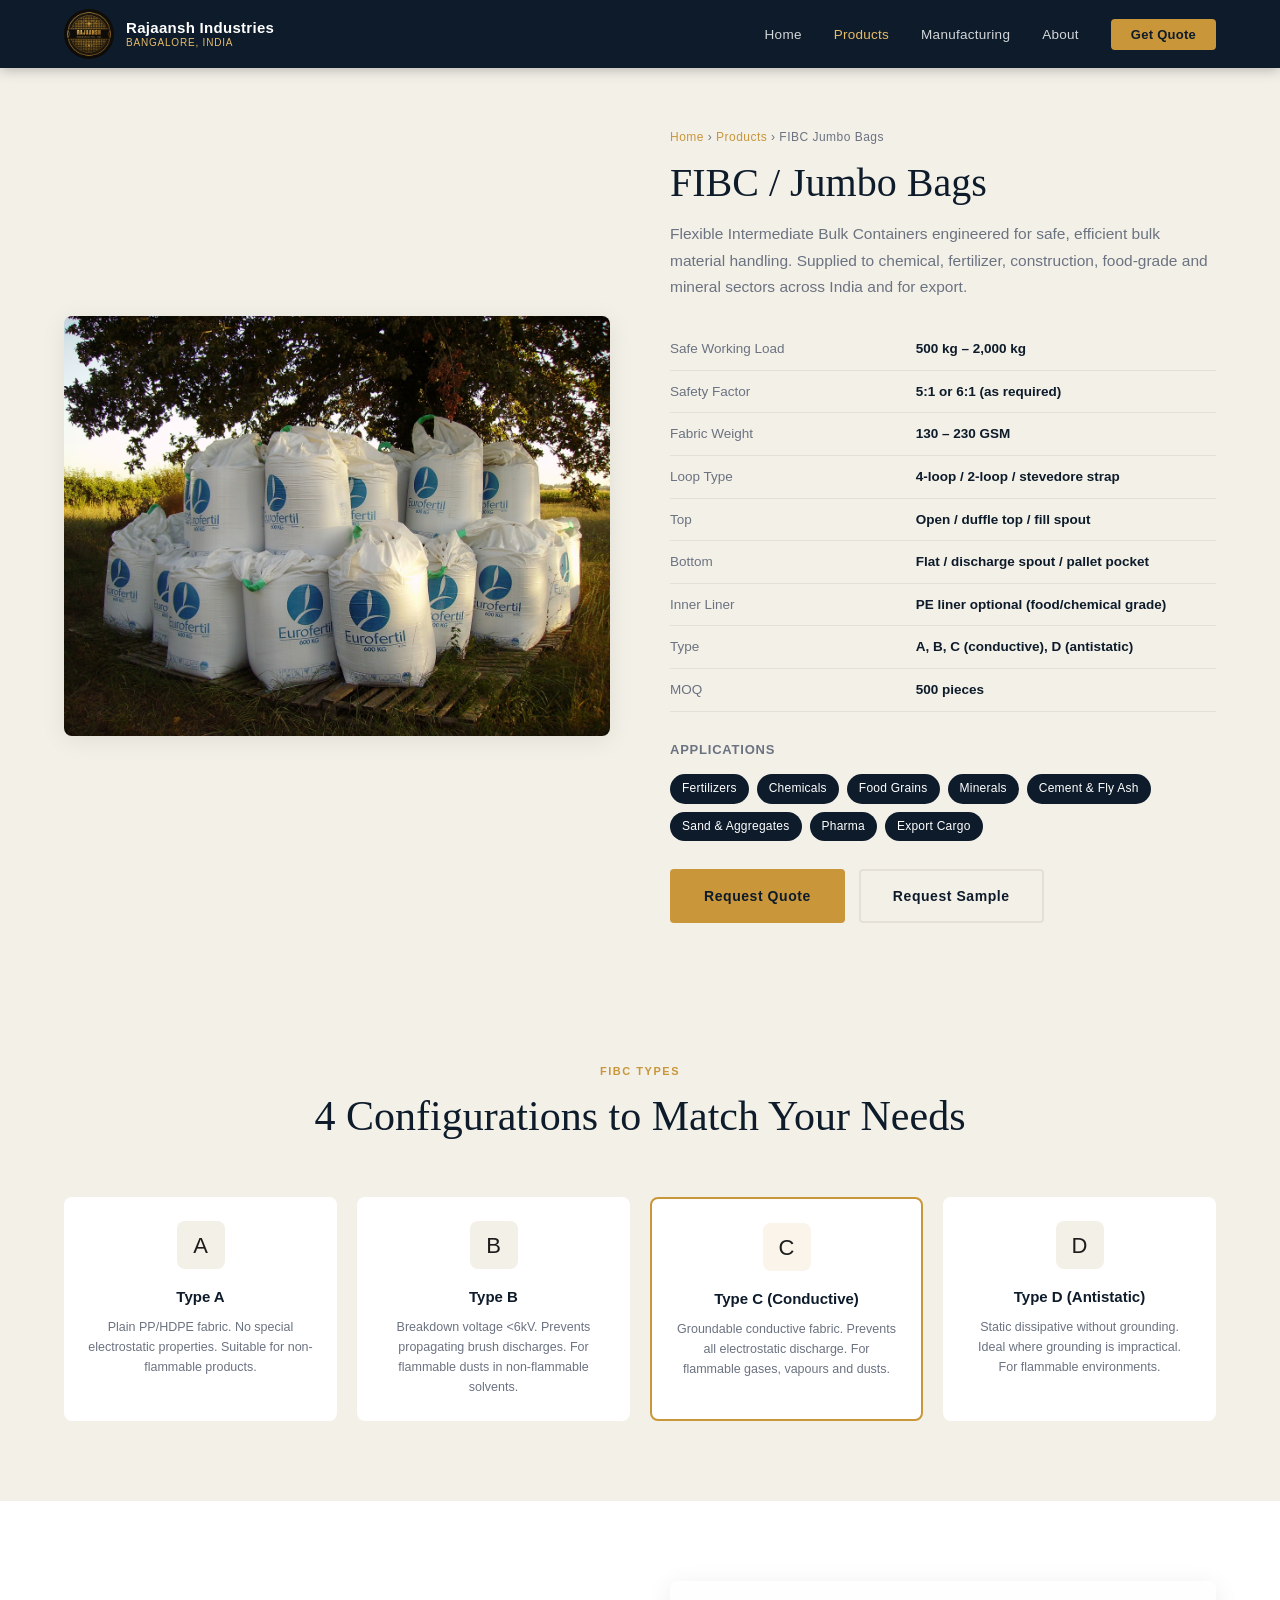
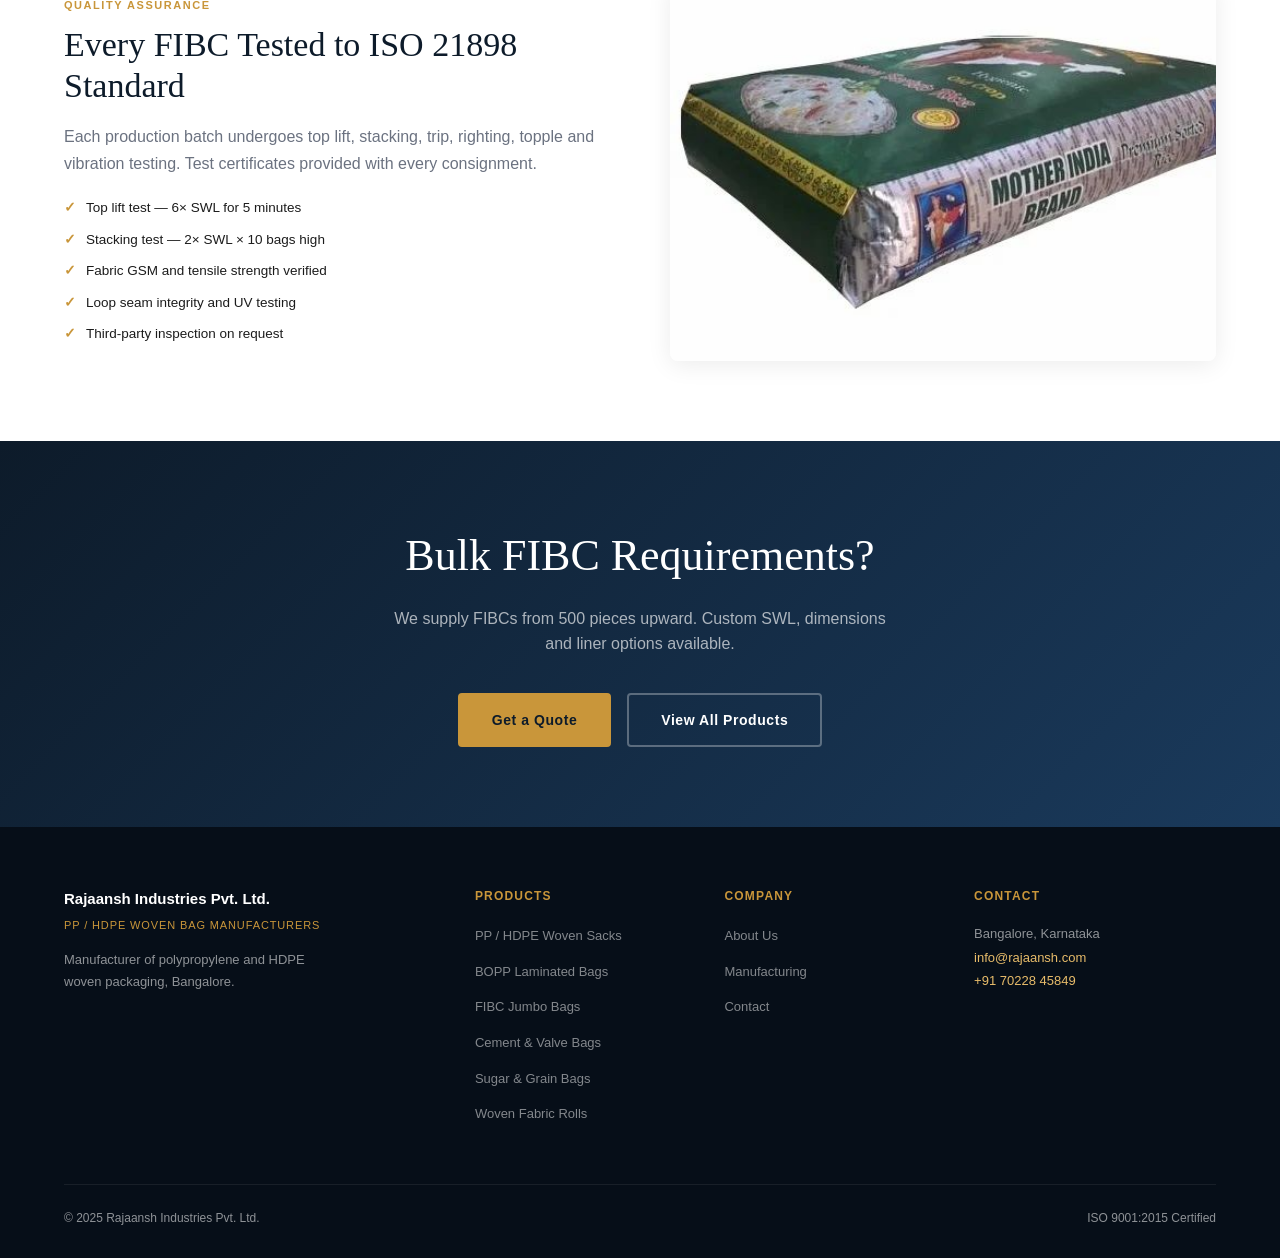
<file: products/fibc-jumbo-bags.html>
<!DOCTYPE html>
<html lang="en">
<head>
  <meta charset="UTF-8">
  <meta name="viewport" content="width=device-width, initial-scale=1.0">
  <title>FIBC Jumbo Bags — Rajaansh Industries</title>
  <meta name="description" content="FIBC jumbo bag manufacturer in Bangalore. Type A, B, C, D. 500kg to 2000kg SWL. Food grade, chemical, construction. 4-loop, 2-loop, baffle, ventilated.">
  <link rel="stylesheet" href="../css/style.css">
</head>
<body>

<nav class="nav">
  <a href="../index.html" class="nav-logo">
    <img src="../images/rajaansh-logo.png" alt="Rajaansh Industries" class="nav-logo-img">
    <div class="nav-logo-text"><strong>Rajaansh Industries</strong><span>Bangalore, India</span></div>
  </a>
  <ul class="nav-links">
    <li><a href="../index.html">Home</a></li>
    <li><a href="../products.html" class="active">Products</a></li>
    <li><a href="../manufacturing.html">Manufacturing</a></li>
    <li><a href="../about.html">About</a></li>
    <li><a href="../contact.html" class="nav-cta">Get Quote</a></li>
  </ul>
</nav>

<section class="product-hero">
  <div class="product-hero-img">
    <img src="../images/real/fibc-bulk-bag.jpg" alt="FIBC Jumbo Bags by Rajaansh Industries">
  </div>
  <div class="product-hero-content">
    <div class="breadcrumb"><a href="../index.html">Home</a> › <a href="../products.html">Products</a> › FIBC Jumbo Bags</div>
    <h1>FIBC / Jumbo Bags</h1>
    <p class="lead">Flexible Intermediate Bulk Containers engineered for safe, efficient bulk material handling. Supplied to chemical, fertilizer, construction, food-grade and mineral sectors across India and for export.</p>

    <table class="spec-table">
      <tr><td>Safe Working Load</td><td>500 kg – 2,000 kg</td></tr>
      <tr><td>Safety Factor</td><td>5:1 or 6:1 (as required)</td></tr>
      <tr><td>Fabric Weight</td><td>130 – 230 GSM</td></tr>
      <tr><td>Loop Type</td><td>4-loop / 2-loop / stevedore strap</td></tr>
      <tr><td>Top</td><td>Open / duffle top / fill spout</td></tr>
      <tr><td>Bottom</td><td>Flat / discharge spout / pallet pocket</td></tr>
      <tr><td>Inner Liner</td><td>PE liner optional (food/chemical grade)</td></tr>
      <tr><td>Type</td><td>A, B, C (conductive), D (antistatic)</td></tr>
      <tr><td>MOQ</td><td>500 pieces</td></tr>
    </table>

    <p style="font-size:13px;color:var(--gray);margin-bottom:14px;font-weight:600;letter-spacing:0.06em;text-transform:uppercase;">Applications</p>
    <div class="uses-list">
      <span class="use-tag">Fertilizers</span>
      <span class="use-tag">Chemicals</span>
      <span class="use-tag">Food Grains</span>
      <span class="use-tag">Minerals</span>
      <span class="use-tag">Cement & Fly Ash</span>
      <span class="use-tag">Sand & Aggregates</span>
      <span class="use-tag">Pharma</span>
      <span class="use-tag">Export Cargo</span>
    </div>

    <div style="margin-top:28px;display:flex;gap:14px;flex-wrap:wrap;">
      <a href="../contact.html" class="btn-primary">Request Quote</a>
      <a href="../contact.html#enquiry" class="btn-outline" style="color:var(--navy);border-color:var(--border);">Request Sample</a>
    </div>
  </div>
</section>

<!-- FIBC TYPES -->
<section class="section" style="background:var(--light);">
  <div class="section-header centered">
    <div class="section-tag">FIBC Types</div>
    <h2 class="section-title">4 Configurations to Match Your Needs</h2>
  </div>
  <div style="display:grid;grid-template-columns:repeat(4,1fr);gap:20px;">
    <div style="background:var(--white);border-radius:var(--radius);padding:24px;text-align:center;">
      <div style="width:48px;height:48px;background:var(--light);border-radius:8px;display:flex;align-items:center;justify-content:center;font-size:22px;margin:0 auto 16px;">A</div>
      <h4 style="font-size:15px;color:var(--navy);margin-bottom:8px;">Type A</h4>
      <p style="font-size:12.5px;color:var(--gray);line-height:1.6;">Plain PP/HDPE fabric. No special electrostatic properties. Suitable for non-flammable products.</p>
    </div>
    <div style="background:var(--white);border-radius:var(--radius);padding:24px;text-align:center;">
      <div style="width:48px;height:48px;background:var(--light);border-radius:8px;display:flex;align-items:center;justify-content:center;font-size:22px;margin:0 auto 16px;">B</div>
      <h4 style="font-size:15px;color:var(--navy);margin-bottom:8px;">Type B</h4>
      <p style="font-size:12.5px;color:var(--gray);line-height:1.6;">Breakdown voltage &lt;6kV. Prevents propagating brush discharges. For flammable dusts in non-flammable solvents.</p>
    </div>
    <div style="background:var(--white);border-radius:var(--radius);padding:24px;text-align:center;border:2px solid var(--gold);">
      <div style="width:48px;height:48px;background:rgba(201,150,58,0.1);border-radius:8px;display:flex;align-items:center;justify-content:center;font-size:22px;margin:0 auto 16px;">C</div>
      <h4 style="font-size:15px;color:var(--navy);margin-bottom:8px;">Type C (Conductive)</h4>
      <p style="font-size:12.5px;color:var(--gray);line-height:1.6;">Groundable conductive fabric. Prevents all electrostatic discharge. For flammable gases, vapours and dusts.</p>
    </div>
    <div style="background:var(--white);border-radius:var(--radius);padding:24px;text-align:center;">
      <div style="width:48px;height:48px;background:var(--light);border-radius:8px;display:flex;align-items:center;justify-content:center;font-size:22px;margin:0 auto 16px;">D</div>
      <h4 style="font-size:15px;color:var(--navy);margin-bottom:8px;">Type D (Antistatic)</h4>
      <p style="font-size:12.5px;color:var(--gray);line-height:1.6;">Static dissipative without grounding. Ideal where grounding is impractical. For flammable environments.</p>
    </div>
  </div>
</section>

<!-- SECOND IMAGE -->
<section class="section">
  <div style="display:grid;grid-template-columns:1fr 1fr;gap:60px;align-items:center;">
    <div>
      <div class="section-tag">Quality Assurance</div>
      <h2 class="section-title" style="font-size:clamp(24px,3vw,34px);">Every FIBC Tested to ISO 21898 Standard</h2>
      <p style="color:var(--gray);line-height:1.7;margin-bottom:20px;">Each production batch undergoes top lift, stacking, trip, righting, topple and vibration testing. Test certificates provided with every consignment.</p>
      <ul style="list-style:none;display:flex;flex-direction:column;gap:10px;">
        <li style="display:flex;gap:10px;font-size:13.5px;color:var(--dark);"><span style="color:var(--gold);font-weight:700;">✓</span> Top lift test — 6× SWL for 5 minutes</li>
        <li style="display:flex;gap:10px;font-size:13.5px;color:var(--dark);"><span style="color:var(--gold);font-weight:700;">✓</span> Stacking test — 2× SWL × 10 bags high</li>
        <li style="display:flex;gap:10px;font-size:13.5px;color:var(--dark);"><span style="color:var(--gold);font-weight:700;">✓</span> Fabric GSM and tensile strength verified</li>
        <li style="display:flex;gap:10px;font-size:13.5px;color:var(--dark);"><span style="color:var(--gold);font-weight:700;">✓</span> Loop seam integrity and UV testing</li>
        <li style="display:flex;gap:10px;font-size:13.5px;color:var(--dark);"><span style="color:var(--gold);font-weight:700;">✓</span> Third-party inspection on request</li>
      </ul>
    </div>
    <div style="border-radius:var(--radius);overflow:hidden;box-shadow:var(--shadow);">
      <img src="../images/real/bopp-laminated-bag.jpg" alt="FIBC bags stacked in warehouse" style="width:100%;height:380px;object-fit:cover;">
    </div>
  </div>
</section>

<section class="cta-banner">
  <h2>Bulk FIBC Requirements?</h2>
  <p>We supply FIBCs from 500 pieces upward. Custom SWL, dimensions and liner options available.</p>
  <div class="cta-actions">
    <a href="../contact.html" class="btn-primary">Get a Quote</a>
    <a href="../products.html" class="btn-outline">View All Products</a>
  </div>
</section>

<footer>
  <div class="footer-grid">
    <div class="footer-brand">
      <strong>Rajaansh Industries Pvt. Ltd.</strong>
      <span>PP / HDPE Woven Bag Manufacturers</span>
      <p>Manufacturer of polypropylene and HDPE woven packaging, Bangalore.</p>
    </div>
    <div class="footer-col">
      <h5>Products</h5>
      <ul>
        <li><a href="pp-woven-sacks.html">PP / HDPE Woven Sacks</a></li>
        <li><a href="bopp-laminated-bags.html">BOPP Laminated Bags</a></li>
        <li><a href="fibc-jumbo-bags.html">FIBC Jumbo Bags</a></li>
        <li><a href="cement-bags.html">Cement & Valve Bags</a></li>
        <li><a href="sugar-grain-bags.html">Sugar & Grain Bags</a></li>
        <li><a href="woven-fabric-rolls.html">Woven Fabric Rolls</a></li>
      </ul>
    </div>
    <div class="footer-col">
      <h5>Company</h5>
      <ul>
        <li><a href="../about.html">About Us</a></li>
        <li><a href="../manufacturing.html">Manufacturing</a></li>
        <li><a href="../contact.html">Contact</a></li>
      </ul>
    </div>
    <div class="footer-col">
      <h5>Contact</h5>
      <address>
        Bangalore, Karnataka<br>
        <a href="mailto:info@rajaansh.com">info@rajaansh.com</a><br>
        <a href="tel:+917022845849">+91 70228 45849</a>
      </address>
    </div>
  </div>
  <div class="footer-bottom">
    <span>© 2025 Rajaansh Industries Pvt. Ltd.</span>
    <span>ISO 9001:2015 Certified</span>
  </div>
</footer>

</body>
</html>
</file>
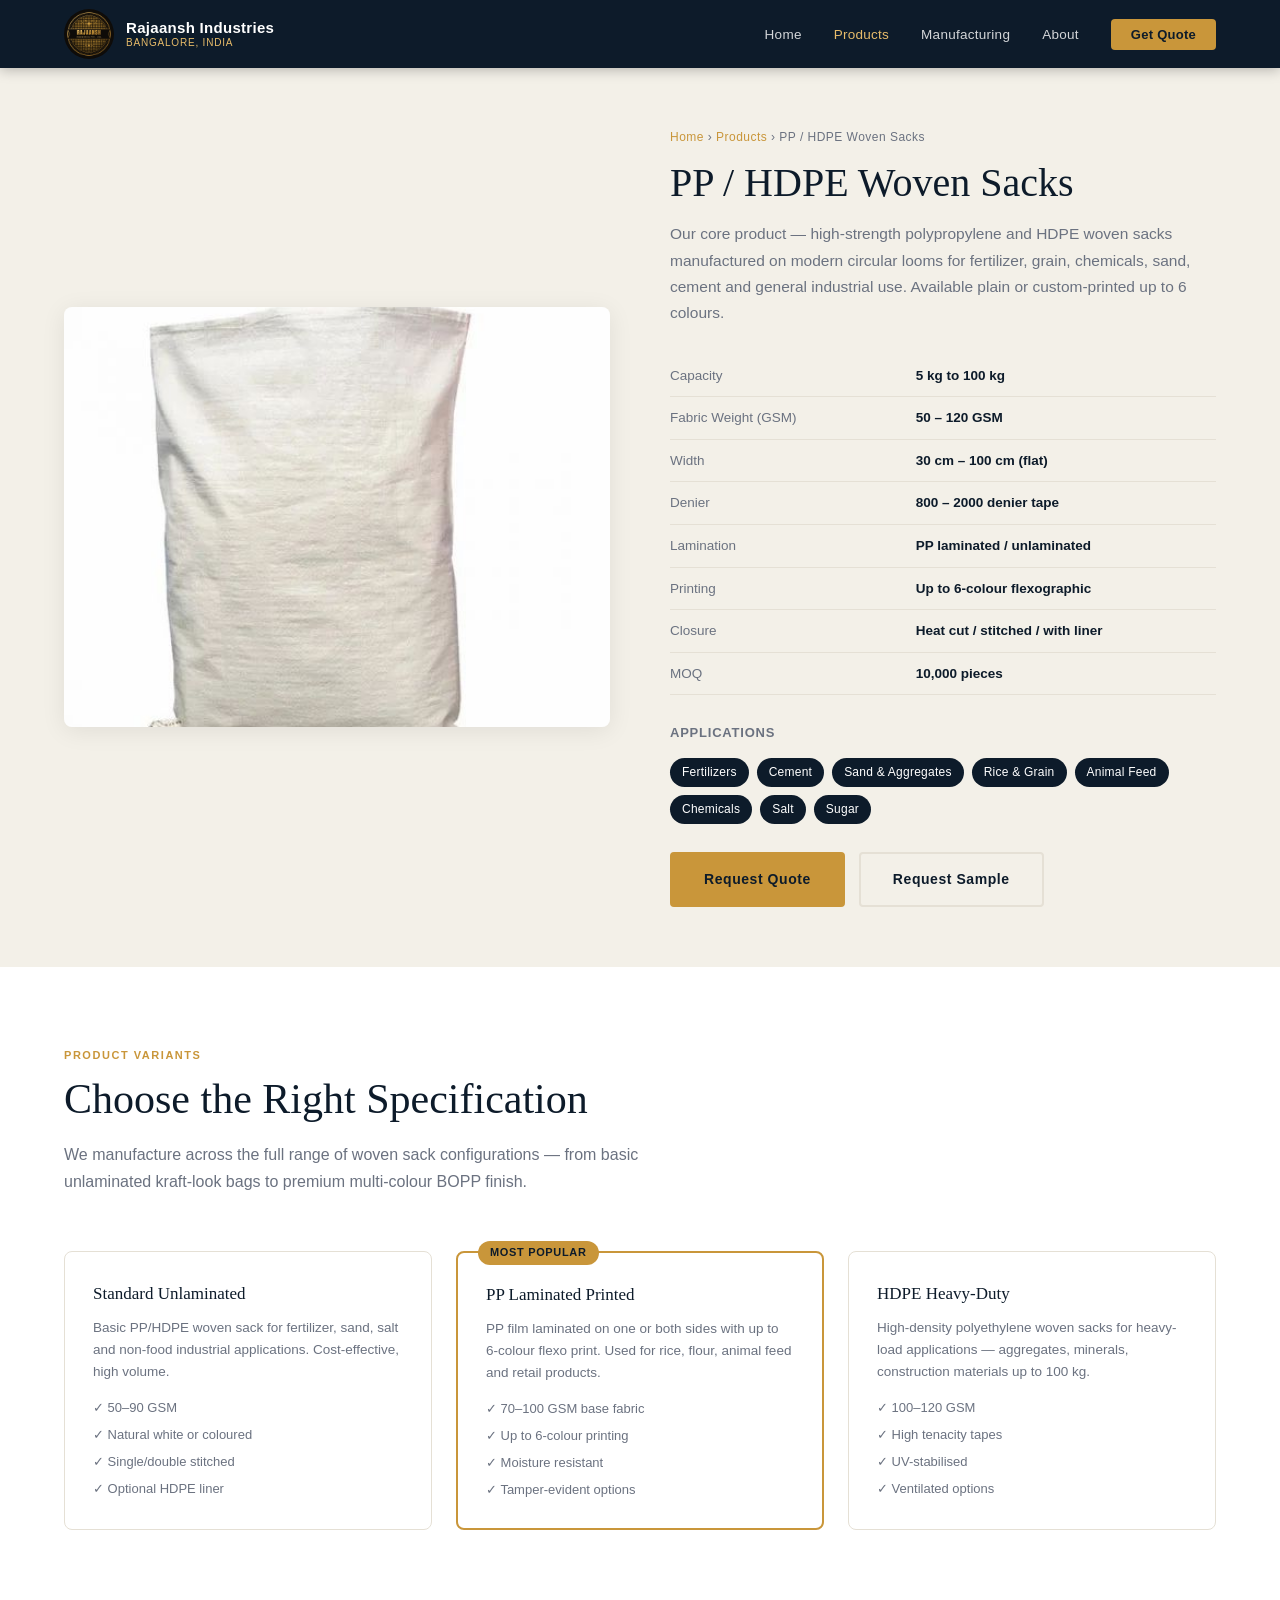
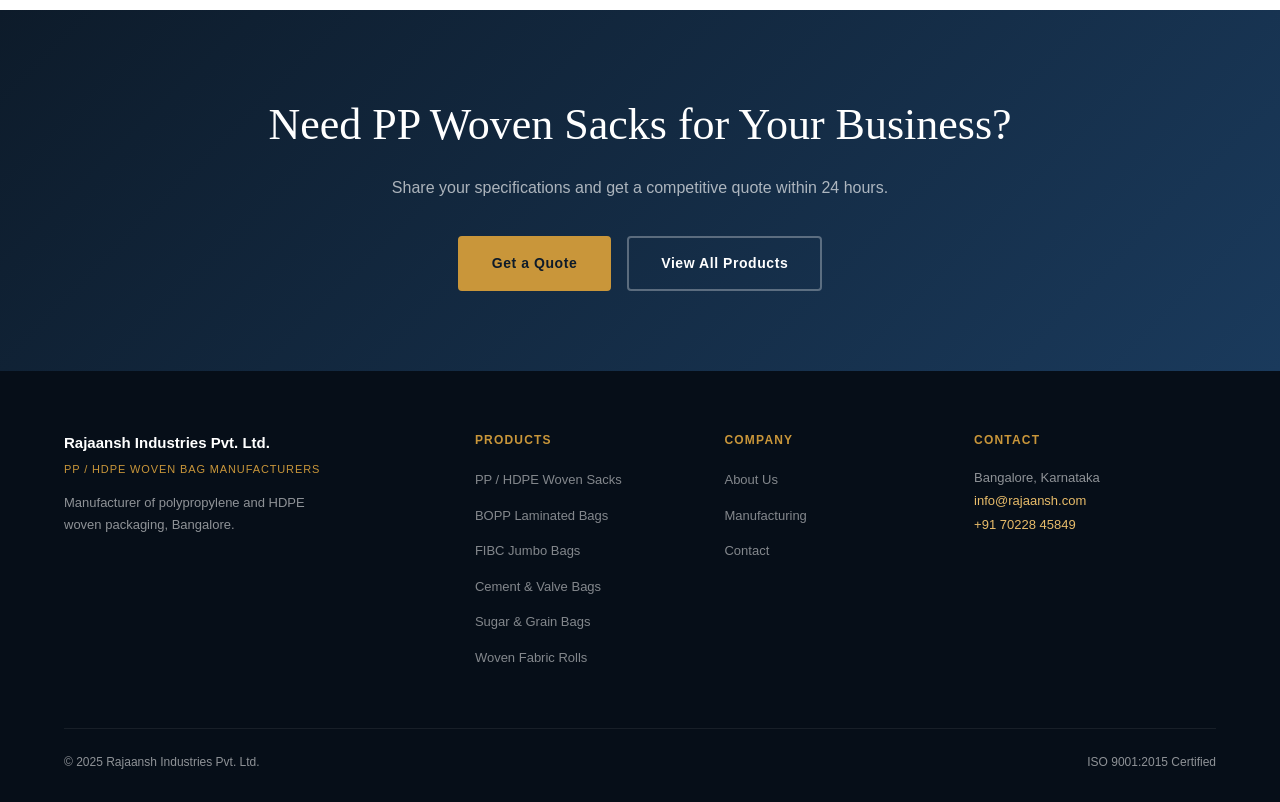
<file: products/pp-woven-sacks.html>
<!DOCTYPE html>
<html lang="en">
<head>
  <meta charset="UTF-8">
  <meta name="viewport" content="width=device-width, initial-scale=1.0">
  <title>PP / HDPE Woven Sacks — Rajaansh Industries</title>
  <meta name="description" content="PP and HDPE woven sacks manufacturer in Bangalore. Plain, printed, laminated and unlaminated. 5kg to 100kg. ISO certified. Custom sizes and printing.">
  <link rel="stylesheet" href="../css/style.css">
</head>
<body>

<nav class="nav">
  <a href="../index.html" class="nav-logo">
    <img src="../images/rajaansh-logo.png" alt="Rajaansh Industries" class="nav-logo-img">
    <div class="nav-logo-text">
      <strong>Rajaansh Industries</strong>
      <span>Bangalore, India</span>
    </div>
  </a>
  <ul class="nav-links">
    <li><a href="../index.html">Home</a></li>
    <li><a href="../products.html" class="active">Products</a></li>
    <li><a href="../manufacturing.html">Manufacturing</a></li>
    <li><a href="../about.html">About</a></li>
    <li><a href="../contact.html" class="nav-cta">Get Quote</a></li>
  </ul>
</nav>

<!-- PRODUCT HERO -->
<section class="product-hero">
  <div class="product-hero-img">
    <img src="../images/real/pp-woven-sack-clean.jpg" alt="PP HDPE Woven Sacks by Rajaansh Industries">
  </div>
  <div class="product-hero-content">
    <div class="breadcrumb"><a href="../index.html">Home</a> › <a href="../products.html">Products</a> › PP / HDPE Woven Sacks</div>
    <h1>PP / HDPE Woven Sacks</h1>
    <p class="lead">Our core product — high-strength polypropylene and HDPE woven sacks manufactured on modern circular looms for fertilizer, grain, chemicals, sand, cement and general industrial use. Available plain or custom-printed up to 6 colours.</p>

    <table class="spec-table">
      <tr><td>Capacity</td><td>5 kg to 100 kg</td></tr>
      <tr><td>Fabric Weight (GSM)</td><td>50 – 120 GSM</td></tr>
      <tr><td>Width</td><td>30 cm – 100 cm (flat)</td></tr>
      <tr><td>Denier</td><td>800 – 2000 denier tape</td></tr>
      <tr><td>Lamination</td><td>PP laminated / unlaminated</td></tr>
      <tr><td>Printing</td><td>Up to 6-colour flexographic</td></tr>
      <tr><td>Closure</td><td>Heat cut / stitched / with liner</td></tr>
      <tr><td>MOQ</td><td>10,000 pieces</td></tr>
    </table>

    <p style="font-size:13px;color:var(--gray);margin-bottom:14px;font-weight:600;letter-spacing:0.06em;text-transform:uppercase;">Applications</p>
    <div class="uses-list">
      <span class="use-tag">Fertilizers</span>
      <span class="use-tag">Cement</span>
      <span class="use-tag">Sand & Aggregates</span>
      <span class="use-tag">Rice & Grain</span>
      <span class="use-tag">Animal Feed</span>
      <span class="use-tag">Chemicals</span>
      <span class="use-tag">Salt</span>
      <span class="use-tag">Sugar</span>
    </div>

    <div style="margin-top:28px;display:flex;gap:14px;flex-wrap:wrap;">
      <a href="../contact.html" class="btn-primary">Request Quote</a>
      <a href="../contact.html#enquiry" class="btn-outline" style="color:var(--navy);border-color:var(--border);">Request Sample</a>
    </div>
  </div>
</section>

<!-- VARIANTS -->
<section class="section">
  <div class="section-header">
    <div class="section-tag">Product Variants</div>
    <h2 class="section-title">Choose the Right Specification</h2>
    <p class="section-sub">We manufacture across the full range of woven sack configurations — from basic unlaminated kraft-look bags to premium multi-colour BOPP finish.</p>
  </div>

  <div style="display:grid;grid-template-columns:repeat(3,1fr);gap:24px;">
    <div style="border:1px solid var(--border);border-radius:var(--radius);padding:28px;">
      <h4 style="font-family:var(--font-head);font-size:17px;color:var(--navy);margin-bottom:10px;font-weight:400;">Standard Unlaminated</h4>
      <p style="font-size:13.5px;color:var(--gray);line-height:1.6;margin-bottom:16px;">Basic PP/HDPE woven sack for fertilizer, sand, salt and non-food industrial applications. Cost-effective, high volume.</p>
      <ul style="font-size:13px;color:var(--gray);list-style:none;display:flex;flex-direction:column;gap:6px;">
        <li>✓ 50–90 GSM</li>
        <li>✓ Natural white or coloured</li>
        <li>✓ Single/double stitched</li>
        <li>✓ Optional HDPE liner</li>
      </ul>
    </div>
    <div style="border:2px solid var(--gold);border-radius:var(--radius);padding:28px;position:relative;">
      <span style="position:absolute;top:-12px;left:20px;background:var(--gold);color:var(--navy);font-size:11px;font-weight:700;padding:3px 12px;border-radius:20px;letter-spacing:0.06em;">MOST POPULAR</span>
      <h4 style="font-family:var(--font-head);font-size:17px;color:var(--navy);margin-bottom:10px;font-weight:400;">PP Laminated Printed</h4>
      <p style="font-size:13.5px;color:var(--gray);line-height:1.6;margin-bottom:16px;">PP film laminated on one or both sides with up to 6-colour flexo print. Used for rice, flour, animal feed and retail products.</p>
      <ul style="font-size:13px;color:var(--gray);list-style:none;display:flex;flex-direction:column;gap:6px;">
        <li>✓ 70–100 GSM base fabric</li>
        <li>✓ Up to 6-colour printing</li>
        <li>✓ Moisture resistant</li>
        <li>✓ Tamper-evident options</li>
      </ul>
    </div>
    <div style="border:1px solid var(--border);border-radius:var(--radius);padding:28px;">
      <h4 style="font-family:var(--font-head);font-size:17px;color:var(--navy);margin-bottom:10px;font-weight:400;">HDPE Heavy-Duty</h4>
      <p style="font-size:13.5px;color:var(--gray);line-height:1.6;margin-bottom:16px;">High-density polyethylene woven sacks for heavy-load applications — aggregates, minerals, construction materials up to 100 kg.</p>
      <ul style="font-size:13px;color:var(--gray);list-style:none;display:flex;flex-direction:column;gap:6px;">
        <li>✓ 100–120 GSM</li>
        <li>✓ High tenacity tapes</li>
        <li>✓ UV-stabilised</li>
        <li>✓ Ventilated options</li>
      </ul>
    </div>
  </div>
</section>

<!-- CTA -->
<section class="cta-banner">
  <h2>Need PP Woven Sacks for Your Business?</h2>
  <p>Share your specifications and get a competitive quote within 24 hours.</p>
  <div class="cta-actions">
    <a href="../contact.html" class="btn-primary">Get a Quote</a>
    <a href="../products.html" class="btn-outline">View All Products</a>
  </div>
</section>

<footer>
  <div class="footer-grid">
    <div class="footer-brand">
      <strong>Rajaansh Industries Pvt. Ltd.</strong>
      <span>PP / HDPE Woven Bag Manufacturers</span>
      <p>Manufacturer of polypropylene and HDPE woven packaging, Bangalore.</p>
    </div>
    <div class="footer-col">
      <h5>Products</h5>
      <ul>
        <li><a href="pp-woven-sacks.html">PP / HDPE Woven Sacks</a></li>
        <li><a href="bopp-laminated-bags.html">BOPP Laminated Bags</a></li>
        <li><a href="fibc-jumbo-bags.html">FIBC Jumbo Bags</a></li>
        <li><a href="cement-bags.html">Cement & Valve Bags</a></li>
        <li><a href="sugar-grain-bags.html">Sugar & Grain Bags</a></li>
        <li><a href="woven-fabric-rolls.html">Woven Fabric Rolls</a></li>
      </ul>
    </div>
    <div class="footer-col">
      <h5>Company</h5>
      <ul>
        <li><a href="../about.html">About Us</a></li>
        <li><a href="../manufacturing.html">Manufacturing</a></li>
        <li><a href="../contact.html">Contact</a></li>
      </ul>
    </div>
    <div class="footer-col">
      <h5>Contact</h5>
      <address>
        Bangalore, Karnataka<br>
        <a href="mailto:info@rajaansh.com">info@rajaansh.com</a><br>
        <a href="tel:+917022845849">+91 70228 45849</a>
      </address>
    </div>
  </div>
  <div class="footer-bottom">
    <span>© 2025 Rajaansh Industries Pvt. Ltd.</span>
    <span>ISO 9001:2015 Certified</span>
  </div>
</footer>

</body>
</html>
</file>
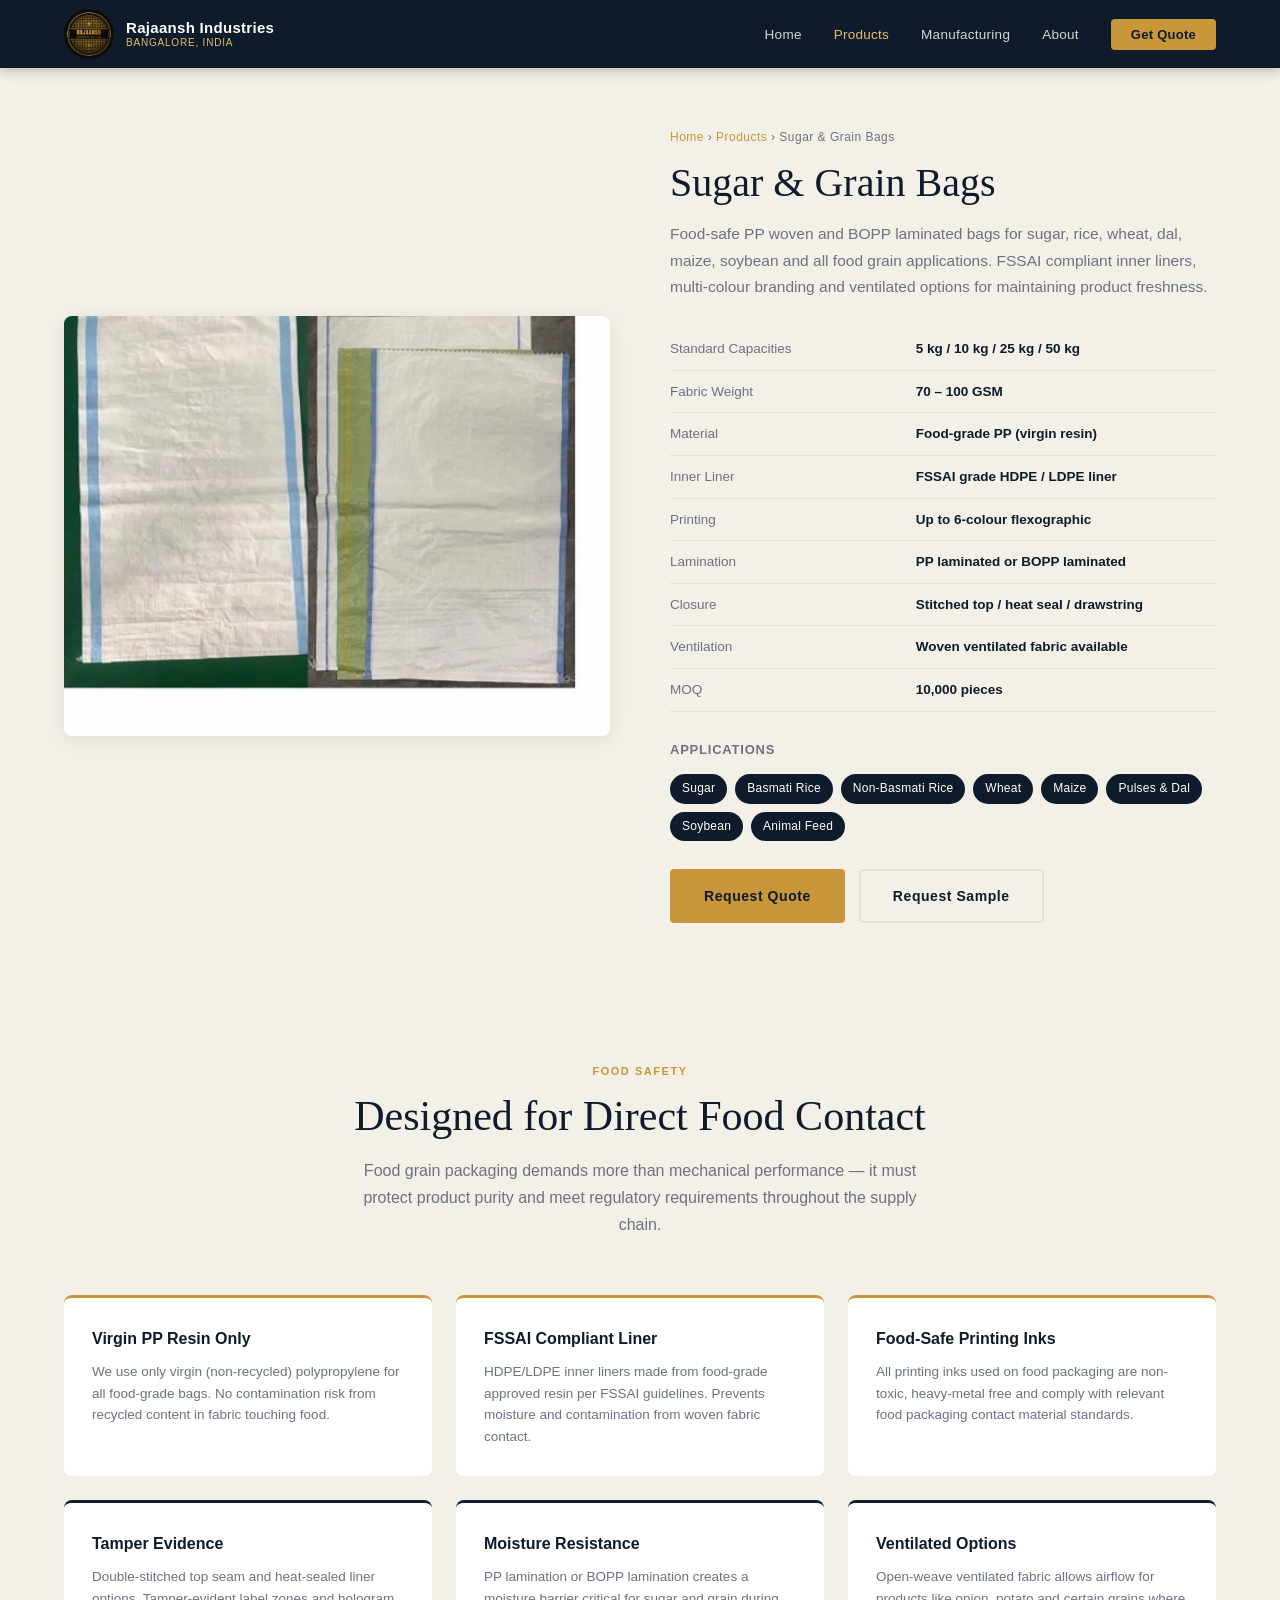
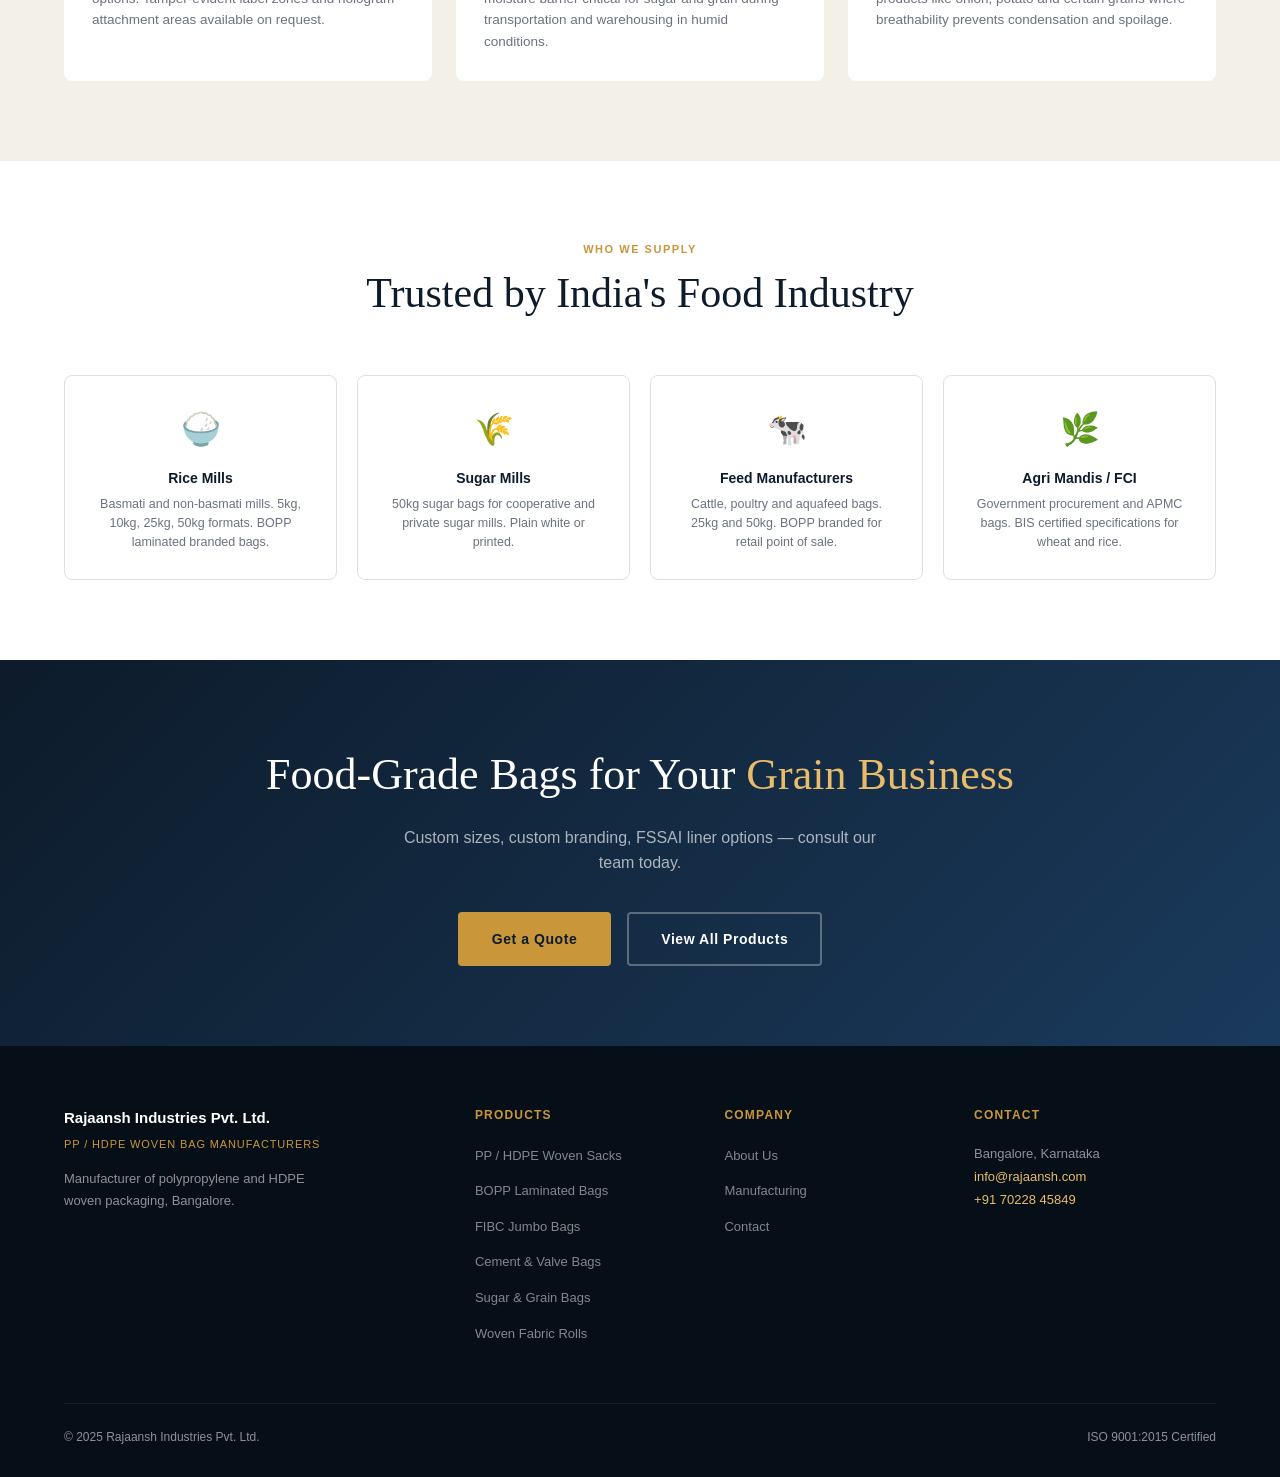
<file: products/sugar-grain-bags.html>
<!DOCTYPE html>
<html lang="en">
<head>
  <meta charset="UTF-8">
  <meta name="viewport" content="width=device-width, initial-scale=1.0">
  <title>Sugar & Grain Bags — Rajaansh Industries</title>
  <meta name="description" content="Food-grade PP woven bags for sugar, rice, wheat, pulses and grain. Manufacturer in Bangalore. FSSAI compliant inner liners. 25kg, 50kg. Custom printing.">
  <link rel="stylesheet" href="../css/style.css">
</head>
<body>

<nav class="nav">
  <a href="../index.html" class="nav-logo">
    <img src="../images/rajaansh-logo.png" alt="Rajaansh Industries" class="nav-logo-img">
    <div class="nav-logo-text"><strong>Rajaansh Industries</strong><span>Bangalore, India</span></div>
  </a>
  <ul class="nav-links">
    <li><a href="../index.html">Home</a></li>
    <li><a href="../products.html" class="active">Products</a></li>
    <li><a href="../manufacturing.html">Manufacturing</a></li>
    <li><a href="../about.html">About</a></li>
    <li><a href="../contact.html" class="nav-cta">Get Quote</a></li>
  </ul>
</nav>

<section class="product-hero">
  <div class="product-hero-img">
    <img src="../images/real/cement-bag-2.jpg" alt="Sugar and Grain Bags by Rajaansh Industries">
  </div>
  <div class="product-hero-content">
    <div class="breadcrumb"><a href="../index.html">Home</a> › <a href="../products.html">Products</a> › Sugar & Grain Bags</div>
    <h1>Sugar & Grain Bags</h1>
    <p class="lead">Food-safe PP woven and BOPP laminated bags for sugar, rice, wheat, dal, maize, soybean and all food grain applications. FSSAI compliant inner liners, multi-colour branding and ventilated options for maintaining product freshness.</p>

    <table class="spec-table">
      <tr><td>Standard Capacities</td><td>5 kg / 10 kg / 25 kg / 50 kg</td></tr>
      <tr><td>Fabric Weight</td><td>70 – 100 GSM</td></tr>
      <tr><td>Material</td><td>Food-grade PP (virgin resin)</td></tr>
      <tr><td>Inner Liner</td><td>FSSAI grade HDPE / LDPE liner</td></tr>
      <tr><td>Printing</td><td>Up to 6-colour flexographic</td></tr>
      <tr><td>Lamination</td><td>PP laminated or BOPP laminated</td></tr>
      <tr><td>Closure</td><td>Stitched top / heat seal / drawstring</td></tr>
      <tr><td>Ventilation</td><td>Woven ventilated fabric available</td></tr>
      <tr><td>MOQ</td><td>10,000 pieces</td></tr>
    </table>

    <p style="font-size:13px;color:var(--gray);margin-bottom:14px;font-weight:600;letter-spacing:0.06em;text-transform:uppercase;">Applications</p>
    <div class="uses-list">
      <span class="use-tag">Sugar</span>
      <span class="use-tag">Basmati Rice</span>
      <span class="use-tag">Non-Basmati Rice</span>
      <span class="use-tag">Wheat</span>
      <span class="use-tag">Maize</span>
      <span class="use-tag">Pulses & Dal</span>
      <span class="use-tag">Soybean</span>
      <span class="use-tag">Animal Feed</span>
    </div>

    <div style="margin-top:28px;display:flex;gap:14px;flex-wrap:wrap;">
      <a href="../contact.html" class="btn-primary">Request Quote</a>
      <a href="../contact.html#enquiry" class="btn-outline" style="color:var(--navy);border-color:var(--border);">Request Sample</a>
    </div>
  </div>
</section>

<!-- FOOD SAFETY -->
<section class="section" style="background:var(--light);">
  <div class="section-header centered">
    <div class="section-tag">Food Safety</div>
    <h2 class="section-title">Designed for Direct Food Contact</h2>
    <p class="section-sub">Food grain packaging demands more than mechanical performance — it must protect product purity and meet regulatory requirements throughout the supply chain.</p>
  </div>
  <div style="display:grid;grid-template-columns:repeat(3,1fr);gap:24px;">
    <div style="background:var(--white);padding:28px;border-radius:var(--radius);border-top:3px solid var(--gold);">
      <h4 style="color:var(--navy);margin-bottom:10px;font-size:16px;">Virgin PP Resin Only</h4>
      <p style="font-size:13.5px;color:var(--gray);line-height:1.6;">We use only virgin (non-recycled) polypropylene for all food-grade bags. No contamination risk from recycled content in fabric touching food.</p>
    </div>
    <div style="background:var(--white);padding:28px;border-radius:var(--radius);border-top:3px solid var(--gold);">
      <h4 style="color:var(--navy);margin-bottom:10px;font-size:16px;">FSSAI Compliant Liner</h4>
      <p style="font-size:13.5px;color:var(--gray);line-height:1.6;">HDPE/LDPE inner liners made from food-grade approved resin per FSSAI guidelines. Prevents moisture and contamination from woven fabric contact.</p>
    </div>
    <div style="background:var(--white);padding:28px;border-radius:var(--radius);border-top:3px solid var(--gold);">
      <h4 style="color:var(--navy);margin-bottom:10px;font-size:16px;">Food-Safe Printing Inks</h4>
      <p style="font-size:13.5px;color:var(--gray);line-height:1.6;">All printing inks used on food packaging are non-toxic, heavy-metal free and comply with relevant food packaging contact material standards.</p>
    </div>
    <div style="background:var(--white);padding:28px;border-radius:var(--radius);border-top:3px solid var(--navy);">
      <h4 style="color:var(--navy);margin-bottom:10px;font-size:16px;">Tamper Evidence</h4>
      <p style="font-size:13.5px;color:var(--gray);line-height:1.6;">Double-stitched top seam and heat-sealed liner options. Tamper-evident label zones and hologram attachment areas available on request.</p>
    </div>
    <div style="background:var(--white);padding:28px;border-radius:var(--radius);border-top:3px solid var(--navy);">
      <h4 style="color:var(--navy);margin-bottom:10px;font-size:16px;">Moisture Resistance</h4>
      <p style="font-size:13.5px;color:var(--gray);line-height:1.6;">PP lamination or BOPP lamination creates a moisture barrier critical for sugar and grain during transportation and warehousing in humid conditions.</p>
    </div>
    <div style="background:var(--white);padding:28px;border-radius:var(--radius);border-top:3px solid var(--navy);">
      <h4 style="color:var(--navy);margin-bottom:10px;font-size:16px;">Ventilated Options</h4>
      <p style="font-size:13.5px;color:var(--gray);line-height:1.6;">Open-weave ventilated fabric allows airflow for products like onion, potato and certain grains where breathability prevents condensation and spoilage.</p>
    </div>
  </div>
</section>

<!-- SUPPLY SECTORS -->
<section class="section">
  <div class="section-header centered">
    <div class="section-tag">Who We Supply</div>
    <h2 class="section-title">Trusted by India's Food Industry</h2>
  </div>
  <div style="display:grid;grid-template-columns:repeat(4,1fr);gap:20px;">
    <div style="text-align:center;padding:28px;border:1px solid var(--border);border-radius:var(--radius);">
      <div style="font-size:32px;margin-bottom:12px;">🍚</div>
      <h5 style="color:var(--navy);margin-bottom:6px;font-size:14px;">Rice Mills</h5>
      <p style="font-size:12.5px;color:var(--gray);line-height:1.5;">Basmati and non-basmati mills. 5kg, 10kg, 25kg, 50kg formats. BOPP laminated branded bags.</p>
    </div>
    <div style="text-align:center;padding:28px;border:1px solid var(--border);border-radius:var(--radius);">
      <div style="font-size:32px;margin-bottom:12px;">🌾</div>
      <h5 style="color:var(--navy);margin-bottom:6px;font-size:14px;">Sugar Mills</h5>
      <p style="font-size:12.5px;color:var(--gray);line-height:1.5;">50kg sugar bags for cooperative and private sugar mills. Plain white or printed.</p>
    </div>
    <div style="text-align:center;padding:28px;border:1px solid var(--border);border-radius:var(--radius);">
      <div style="font-size:32px;margin-bottom:12px;">🐄</div>
      <h5 style="color:var(--navy);margin-bottom:6px;font-size:14px;">Feed Manufacturers</h5>
      <p style="font-size:12.5px;color:var(--gray);line-height:1.5;">Cattle, poultry and aquafeed bags. 25kg and 50kg. BOPP branded for retail point of sale.</p>
    </div>
    <div style="text-align:center;padding:28px;border:1px solid var(--border);border-radius:var(--radius);">
      <div style="font-size:32px;margin-bottom:12px;">🌿</div>
      <h5 style="color:var(--navy);margin-bottom:6px;font-size:14px;">Agri Mandis / FCI</h5>
      <p style="font-size:12.5px;color:var(--gray);line-height:1.5;">Government procurement and APMC bags. BIS certified specifications for wheat and rice.</p>
    </div>
  </div>
</section>

<section class="cta-banner">
  <h2>Food-Grade Bags for Your <span>Grain Business</span></h2>
  <p>Custom sizes, custom branding, FSSAI liner options — consult our team today.</p>
  <div class="cta-actions">
    <a href="../contact.html" class="btn-primary">Get a Quote</a>
    <a href="../products.html" class="btn-outline">View All Products</a>
  </div>
</section>

<footer>
  <div class="footer-grid">
    <div class="footer-brand">
      <strong>Rajaansh Industries Pvt. Ltd.</strong>
      <span>PP / HDPE Woven Bag Manufacturers</span>
      <p>Manufacturer of polypropylene and HDPE woven packaging, Bangalore.</p>
    </div>
    <div class="footer-col">
      <h5>Products</h5>
      <ul>
        <li><a href="pp-woven-sacks.html">PP / HDPE Woven Sacks</a></li>
        <li><a href="bopp-laminated-bags.html">BOPP Laminated Bags</a></li>
        <li><a href="fibc-jumbo-bags.html">FIBC Jumbo Bags</a></li>
        <li><a href="cement-bags.html">Cement & Valve Bags</a></li>
        <li><a href="sugar-grain-bags.html">Sugar & Grain Bags</a></li>
        <li><a href="woven-fabric-rolls.html">Woven Fabric Rolls</a></li>
      </ul>
    </div>
    <div class="footer-col">
      <h5>Company</h5>
      <ul>
        <li><a href="../about.html">About Us</a></li>
        <li><a href="../manufacturing.html">Manufacturing</a></li>
        <li><a href="../contact.html">Contact</a></li>
      </ul>
    </div>
    <div class="footer-col">
      <h5>Contact</h5>
      <address>Bangalore, Karnataka<br><a href="mailto:info@rajaansh.com">info@rajaansh.com</a><br><a href="tel:+917022845849">+91 70228 45849</a></address>
    </div>
  </div>
  <div class="footer-bottom">
    <span>© 2025 Rajaansh Industries Pvt. Ltd.</span>
    <span>ISO 9001:2015 Certified</span>
  </div>
</footer>

</body>
</html>
</file>
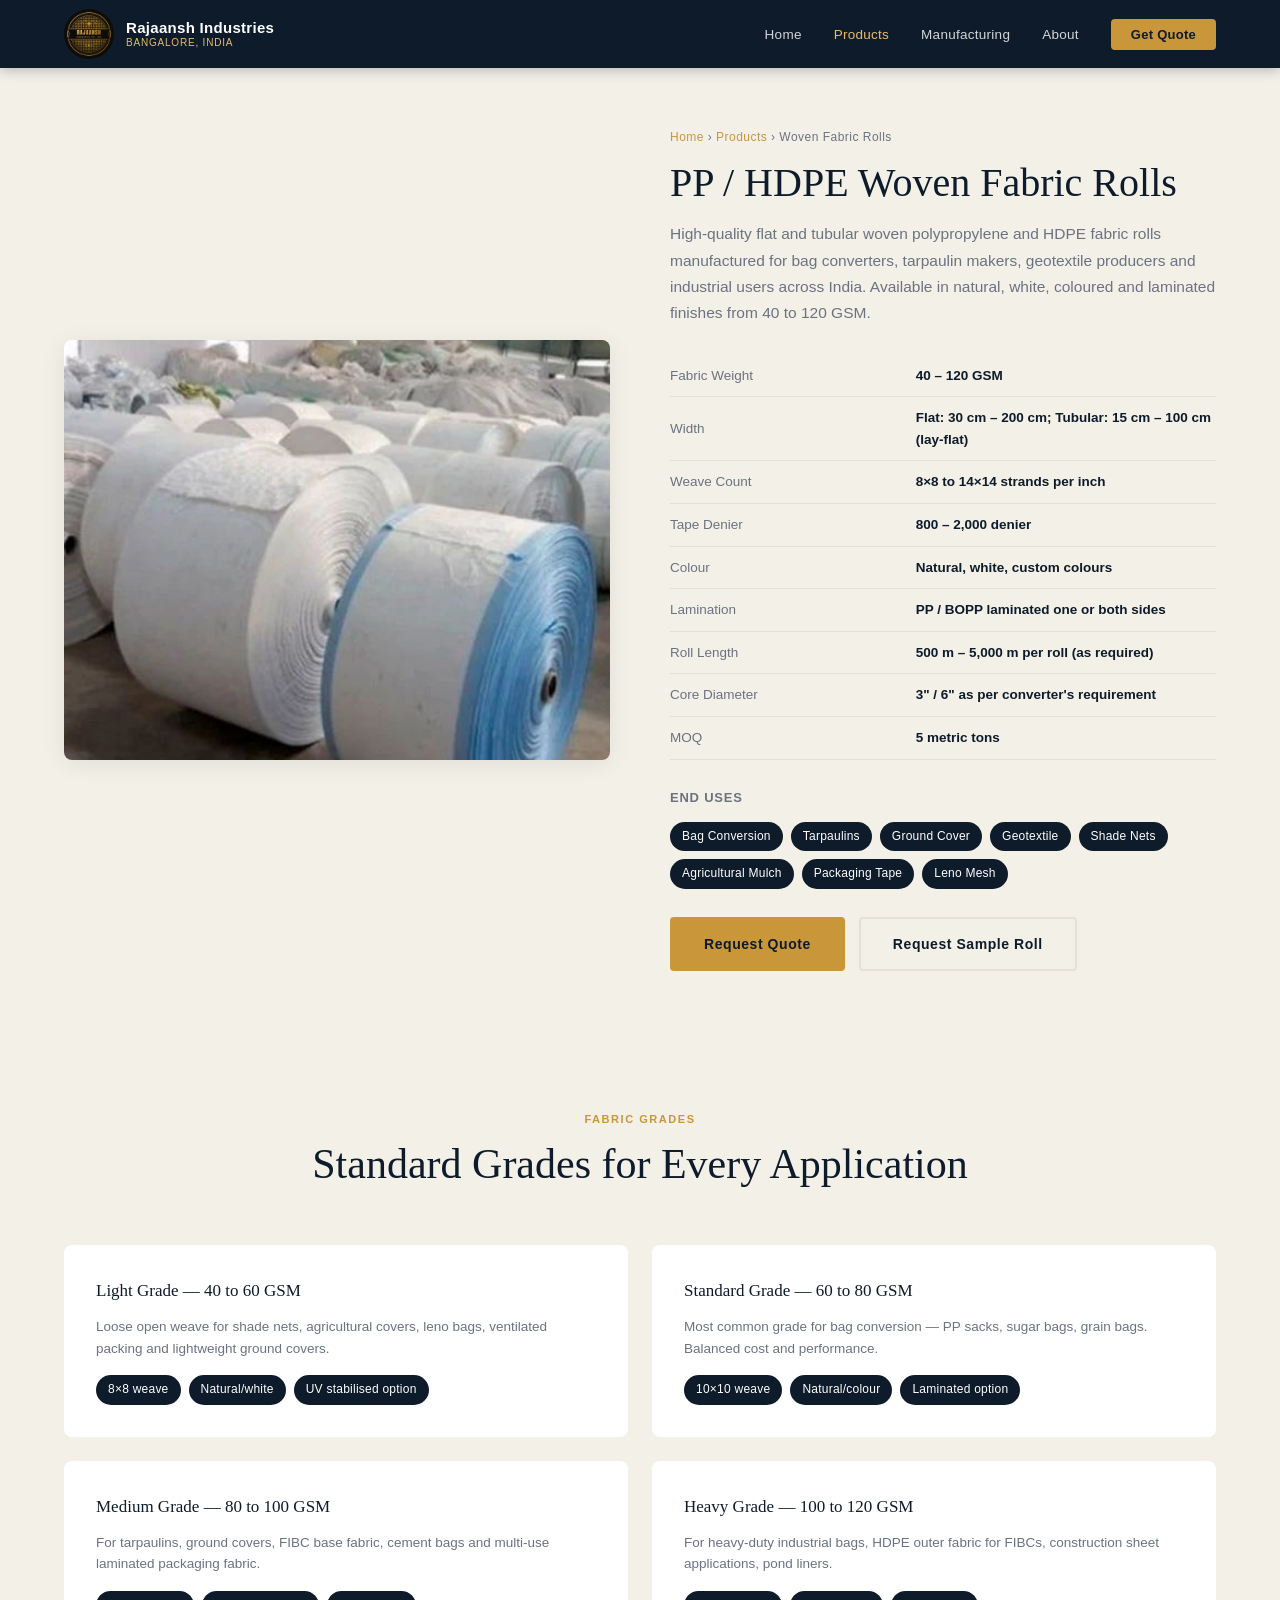
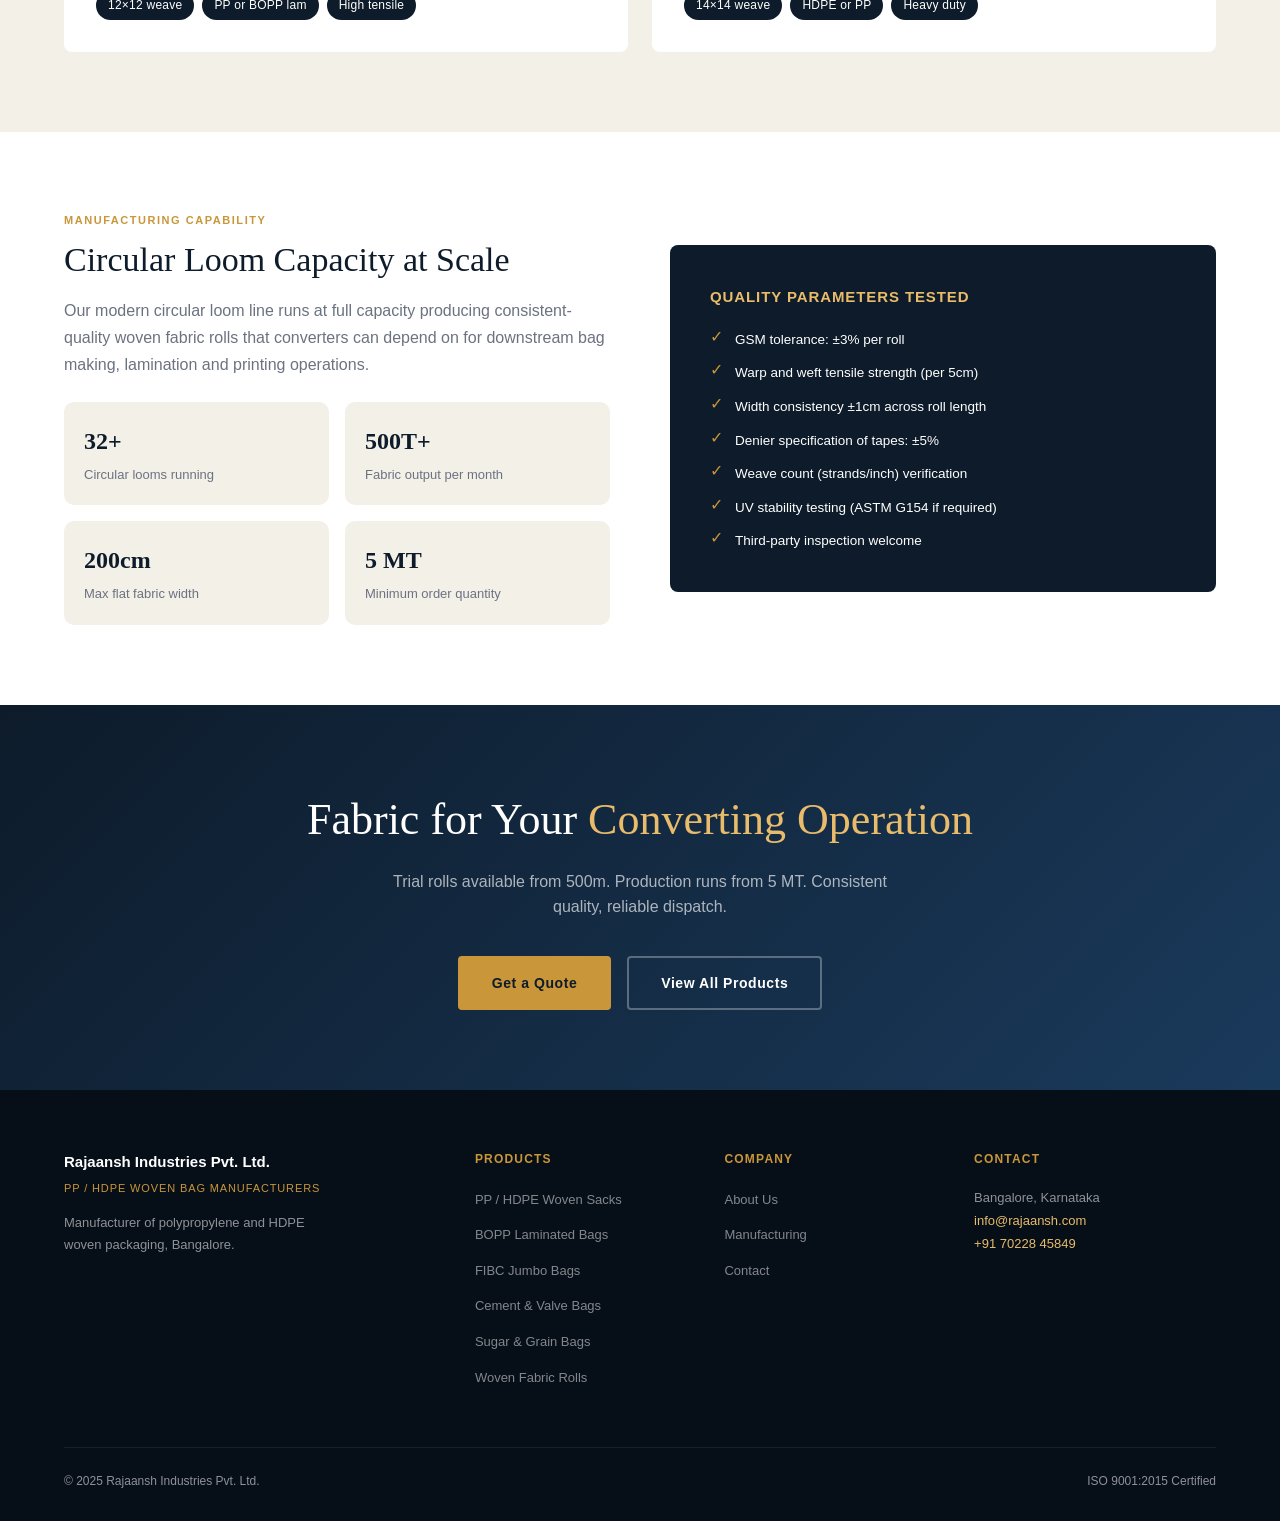
<file: products/woven-fabric-rolls.html>
<!DOCTYPE html>
<html lang="en">
<head>
  <meta charset="UTF-8">
  <meta name="viewport" content="width=device-width, initial-scale=1.0">
  <title>PP / HDPE Woven Fabric Rolls — Rajaansh Industries</title>
  <meta name="description" content="PP and HDPE woven fabric rolls manufacturer in Bangalore. Flat and tubular fabric. 40–120 GSM. Natural and coloured. Laminated options. Supplied to bag converters, tarpaulin manufacturers.">
  <link rel="stylesheet" href="../css/style.css">
</head>
<body>

<nav class="nav">
  <a href="../index.html" class="nav-logo">
    <img src="../images/rajaansh-logo.png" alt="Rajaansh Industries" class="nav-logo-img">
    <div class="nav-logo-text"><strong>Rajaansh Industries</strong><span>Bangalore, India</span></div>
  </a>
  <ul class="nav-links">
    <li><a href="../index.html">Home</a></li>
    <li><a href="../products.html" class="active">Products</a></li>
    <li><a href="../manufacturing.html">Manufacturing</a></li>
    <li><a href="../about.html">About</a></li>
    <li><a href="../contact.html" class="nav-cta">Get Quote</a></li>
  </ul>
</nav>

<section class="product-hero">
  <div class="product-hero-img">
    <img src="../images/real/woven-fabric-rolls.jpg" alt="PP HDPE Woven Fabric Rolls by Rajaansh Industries">
  </div>
  <div class="product-hero-content">
    <div class="breadcrumb"><a href="../index.html">Home</a> › <a href="../products.html">Products</a> › Woven Fabric Rolls</div>
    <h1>PP / HDPE Woven Fabric Rolls</h1>
    <p class="lead">High-quality flat and tubular woven polypropylene and HDPE fabric rolls manufactured for bag converters, tarpaulin makers, geotextile producers and industrial users across India. Available in natural, white, coloured and laminated finishes from 40 to 120 GSM.</p>

    <table class="spec-table">
      <tr><td>Fabric Weight</td><td>40 – 120 GSM</td></tr>
      <tr><td>Width</td><td>Flat: 30 cm – 200 cm; Tubular: 15 cm – 100 cm (lay-flat)</td></tr>
      <tr><td>Weave Count</td><td>8×8 to 14×14 strands per inch</td></tr>
      <tr><td>Tape Denier</td><td>800 – 2,000 denier</td></tr>
      <tr><td>Colour</td><td>Natural, white, custom colours</td></tr>
      <tr><td>Lamination</td><td>PP / BOPP laminated one or both sides</td></tr>
      <tr><td>Roll Length</td><td>500 m – 5,000 m per roll (as required)</td></tr>
      <tr><td>Core Diameter</td><td>3" / 6" as per converter's requirement</td></tr>
      <tr><td>MOQ</td><td>5 metric tons</td></tr>
    </table>

    <p style="font-size:13px;color:var(--gray);margin-bottom:14px;font-weight:600;letter-spacing:0.06em;text-transform:uppercase;">End Uses</p>
    <div class="uses-list">
      <span class="use-tag">Bag Conversion</span>
      <span class="use-tag">Tarpaulins</span>
      <span class="use-tag">Ground Cover</span>
      <span class="use-tag">Geotextile</span>
      <span class="use-tag">Shade Nets</span>
      <span class="use-tag">Agricultural Mulch</span>
      <span class="use-tag">Packaging Tape</span>
      <span class="use-tag">Leno Mesh</span>
    </div>

    <div style="margin-top:28px;display:flex;gap:14px;flex-wrap:wrap;">
      <a href="../contact.html" class="btn-primary">Request Quote</a>
      <a href="../contact.html#enquiry" class="btn-outline" style="color:var(--navy);border-color:var(--border);">Request Sample Roll</a>
    </div>
  </div>
</section>

<!-- FABRIC GRADES -->
<section class="section" style="background:var(--light);">
  <div class="section-header centered">
    <div class="section-tag">Fabric Grades</div>
    <h2 class="section-title">Standard Grades for Every Application</h2>
  </div>
  <div style="display:grid;grid-template-columns:repeat(2,1fr);gap:24px;">
    <div style="background:var(--white);border-radius:var(--radius);padding:32px;">
      <h4 style="color:var(--navy);font-size:17px;margin-bottom:12px;font-family:var(--font-head);font-weight:400;">Light Grade — 40 to 60 GSM</h4>
      <p style="font-size:13.5px;color:var(--gray);line-height:1.6;margin-bottom:16px;">Loose open weave for shade nets, agricultural covers, leno bags, ventilated packing and lightweight ground covers.</p>
      <div style="display:flex;gap:8px;flex-wrap:wrap;">
        <span class="use-tag">8×8 weave</span><span class="use-tag">Natural/white</span><span class="use-tag">UV stabilised option</span>
      </div>
    </div>
    <div style="background:var(--white);border-radius:var(--radius);padding:32px;">
      <h4 style="color:var(--navy);font-size:17px;margin-bottom:12px;font-family:var(--font-head);font-weight:400;">Standard Grade — 60 to 80 GSM</h4>
      <p style="font-size:13.5px;color:var(--gray);line-height:1.6;margin-bottom:16px;">Most common grade for bag conversion — PP sacks, sugar bags, grain bags. Balanced cost and performance.</p>
      <div style="display:flex;gap:8px;flex-wrap:wrap;">
        <span class="use-tag">10×10 weave</span><span class="use-tag">Natural/colour</span><span class="use-tag">Laminated option</span>
      </div>
    </div>
    <div style="background:var(--white);border-radius:var(--radius);padding:32px;">
      <h4 style="color:var(--navy);font-size:17px;margin-bottom:12px;font-family:var(--font-head);font-weight:400;">Medium Grade — 80 to 100 GSM</h4>
      <p style="font-size:13.5px;color:var(--gray);line-height:1.6;margin-bottom:16px;">For tarpaulins, ground covers, FIBC base fabric, cement bags and multi-use laminated packaging fabric.</p>
      <div style="display:flex;gap:8px;flex-wrap:wrap;">
        <span class="use-tag">12×12 weave</span><span class="use-tag">PP or BOPP lam</span><span class="use-tag">High tensile</span>
      </div>
    </div>
    <div style="background:var(--white);border-radius:var(--radius);padding:32px;">
      <h4 style="color:var(--navy);font-size:17px;margin-bottom:12px;font-family:var(--font-head);font-weight:400;">Heavy Grade — 100 to 120 GSM</h4>
      <p style="font-size:13.5px;color:var(--gray);line-height:1.6;margin-bottom:16px;">For heavy-duty industrial bags, HDPE outer fabric for FIBCs, construction sheet applications, pond liners.</p>
      <div style="display:flex;gap:8px;flex-wrap:wrap;">
        <span class="use-tag">14×14 weave</span><span class="use-tag">HDPE or PP</span><span class="use-tag">Heavy duty</span>
      </div>
    </div>
  </div>
</section>

<!-- CAPABILITIES -->
<section class="section">
  <div style="display:grid;grid-template-columns:1fr 1fr;gap:60px;align-items:center;">
    <div>
      <div class="section-tag">Manufacturing Capability</div>
      <h2 class="section-title" style="font-size:clamp(24px,3vw,34px);">Circular Loom Capacity at Scale</h2>
      <p style="color:var(--gray);line-height:1.7;margin-bottom:24px;">Our modern circular loom line runs at full capacity producing consistent-quality woven fabric rolls that converters can depend on for downstream bag making, lamination and printing operations.</p>
      <div style="display:grid;grid-template-columns:1fr 1fr;gap:16px;">
        <div style="background:var(--light);border-radius:10px;padding:20px;">
          <div style="font-size:24px;font-weight:700;color:var(--navy);font-family:var(--font-head);">32+</div>
          <div style="font-size:13px;color:var(--gray);margin-top:4px;">Circular looms running</div>
        </div>
        <div style="background:var(--light);border-radius:10px;padding:20px;">
          <div style="font-size:24px;font-weight:700;color:var(--navy);font-family:var(--font-head);">500T+</div>
          <div style="font-size:13px;color:var(--gray);margin-top:4px;">Fabric output per month</div>
        </div>
        <div style="background:var(--light);border-radius:10px;padding:20px;">
          <div style="font-size:24px;font-weight:700;color:var(--navy);font-family:var(--font-head);">200cm</div>
          <div style="font-size:13px;color:var(--gray);margin-top:4px;">Max flat fabric width</div>
        </div>
        <div style="background:var(--light);border-radius:10px;padding:20px;">
          <div style="font-size:24px;font-weight:700;color:var(--navy);font-family:var(--font-head);">5 MT</div>
          <div style="font-size:13px;color:var(--gray);margin-top:4px;">Minimum order quantity</div>
        </div>
      </div>
    </div>
    <div style="background:var(--navy);border-radius:var(--radius);padding:40px;color:var(--white);">
      <h4 style="color:var(--gold-lt);margin-bottom:20px;font-size:15px;text-transform:uppercase;letter-spacing:0.06em;">Quality Parameters Tested</h4>
      <ul style="list-style:none;display:flex;flex-direction:column;gap:12px;">
        <li style="display:flex;gap:12px;font-size:13.5px;align-items:flex-start;"><span style="color:var(--gold);font-size:16px;line-height:1;">✓</span><span>GSM tolerance: ±3% per roll</span></li>
        <li style="display:flex;gap:12px;font-size:13.5px;align-items:flex-start;"><span style="color:var(--gold);font-size:16px;line-height:1;">✓</span><span>Warp and weft tensile strength (per 5cm)</span></li>
        <li style="display:flex;gap:12px;font-size:13.5px;align-items:flex-start;"><span style="color:var(--gold);font-size:16px;line-height:1;">✓</span><span>Width consistency ±1cm across roll length</span></li>
        <li style="display:flex;gap:12px;font-size:13.5px;align-items:flex-start;"><span style="color:var(--gold);font-size:16px;line-height:1;">✓</span><span>Denier specification of tapes: ±5%</span></li>
        <li style="display:flex;gap:12px;font-size:13.5px;align-items:flex-start;"><span style="color:var(--gold);font-size:16px;line-height:1;">✓</span><span>Weave count (strands/inch) verification</span></li>
        <li style="display:flex;gap:12px;font-size:13.5px;align-items:flex-start;"><span style="color:var(--gold);font-size:16px;line-height:1;">✓</span><span>UV stability testing (ASTM G154 if required)</span></li>
        <li style="display:flex;gap:12px;font-size:13.5px;align-items:flex-start;"><span style="color:var(--gold);font-size:16px;line-height:1;">✓</span><span>Third-party inspection welcome</span></li>
      </ul>
    </div>
  </div>
</section>

<section class="cta-banner">
  <h2>Fabric for Your <span>Converting Operation</span></h2>
  <p>Trial rolls available from 500m. Production runs from 5 MT. Consistent quality, reliable dispatch.</p>
  <div class="cta-actions">
    <a href="../contact.html" class="btn-primary">Get a Quote</a>
    <a href="../products.html" class="btn-outline">View All Products</a>
  </div>
</section>

<footer>
  <div class="footer-grid">
    <div class="footer-brand">
      <strong>Rajaansh Industries Pvt. Ltd.</strong>
      <span>PP / HDPE Woven Bag Manufacturers</span>
      <p>Manufacturer of polypropylene and HDPE woven packaging, Bangalore.</p>
    </div>
    <div class="footer-col">
      <h5>Products</h5>
      <ul>
        <li><a href="pp-woven-sacks.html">PP / HDPE Woven Sacks</a></li>
        <li><a href="bopp-laminated-bags.html">BOPP Laminated Bags</a></li>
        <li><a href="fibc-jumbo-bags.html">FIBC Jumbo Bags</a></li>
        <li><a href="cement-bags.html">Cement & Valve Bags</a></li>
        <li><a href="sugar-grain-bags.html">Sugar & Grain Bags</a></li>
        <li><a href="woven-fabric-rolls.html">Woven Fabric Rolls</a></li>
      </ul>
    </div>
    <div class="footer-col">
      <h5>Company</h5>
      <ul>
        <li><a href="../about.html">About Us</a></li>
        <li><a href="../manufacturing.html">Manufacturing</a></li>
        <li><a href="../contact.html">Contact</a></li>
      </ul>
    </div>
    <div class="footer-col">
      <h5>Contact</h5>
      <address>Bangalore, Karnataka<br><a href="mailto:info@rajaansh.com">info@rajaansh.com</a><br><a href="tel:+917022845849">+91 70228 45849</a></address>
    </div>
  </div>
  <div class="footer-bottom">
    <span>© 2025 Rajaansh Industries Pvt. Ltd.</span>
    <span>ISO 9001:2015 Certified</span>
  </div>
</footer>

</body>
</html>
</file>
<file: css/style.css>
/* ===== RAJAANSH INDUSTRIES — Global Styles ===== */
:root {
  --navy:   #0D1B2A;
  --gold:   #C9963A;
  --gold-lt:#E8BC6A;
  --cream:  #F8F5EE;
  --white:  #FFFFFF;
  --gray:   #6B7280;
  --light:  #F3F0E8;
  --dark:   #1C1C1C;
  --border: #E5E0D5;
  --shadow: 0 4px 24px rgba(0,0,0,0.08);
  --radius: 8px;
  --font-head: 'Georgia', 'Times New Roman', serif;
  --font-body: -apple-system, BlinkMacSystemFont, 'Segoe UI', sans-serif;
}

* { margin: 0; padding: 0; box-sizing: border-box; }

html { scroll-behavior: smooth; }

body {
  font-family: var(--font-body);
  color: var(--dark);
  background: var(--white);
  line-height: 1.6;
}

img { max-width: 100%; display: block; }
a { text-decoration: none; color: inherit; }

/* ===== NAV ===== */
.nav {
  position: sticky;
  top: 0;
  z-index: 100;
  background: var(--navy);
  display: flex;
  align-items: center;
  justify-content: space-between;
  padding: 0 5%;
  height: 68px;
  box-shadow: 0 2px 12px rgba(0,0,0,0.25);
}

.nav-logo {
  display: flex;
  align-items: center;
  gap: 12px;
}

.nav-logo-img {
  height: 50px;
  width: 50px;
  object-fit: contain;
  border-radius: 50%;
  flex-shrink: 0;
}

.nav-logo-text {
  display: flex;
  flex-direction: column;
  line-height: 1.2;
}

.nav-logo-text strong {
  font-size: 15px;
  font-weight: 700;
  color: var(--white);
  letter-spacing: 0.02em;
}

.nav-logo-text span {
  font-size: 10px;
  color: var(--gold-lt);
  letter-spacing: 0.08em;
  text-transform: uppercase;
}

.nav-links {
  display: flex;
  align-items: center;
  gap: 32px;
  list-style: none;
}

.nav-links a {
  font-size: 13.5px;
  color: rgba(255,255,255,0.82);
  letter-spacing: 0.02em;
  transition: color 0.2s;
}

.nav-links a:hover,
.nav-links a.active { color: var(--gold-lt); }

.nav-cta {
  background: var(--gold);
  color: var(--navy) !important;
  padding: 8px 20px;
  border-radius: 4px;
  font-weight: 600;
  font-size: 13px !important;
  transition: background 0.2s !important;
}

.nav-cta:hover { background: var(--gold-lt) !important; color: var(--navy) !important; }

/* ===== HERO ===== */
.hero {
  background: var(--navy);
  color: var(--white);
  min-height: 88vh;
  display: grid;
  grid-template-columns: 1fr 1fr;
  align-items: center;
  padding: 80px 5%;
  gap: 60px;
  position: relative;
  overflow: hidden;
}

.hero::before {
  content: '';
  position: absolute;
  top: 0; left: 0; right: 0; bottom: 0;
  background: radial-gradient(ellipse at 70% 50%, rgba(201,150,58,0.07) 0%, transparent 60%);
  pointer-events: none;
}

.hero-tag {
  display: inline-flex;
  align-items: center;
  gap: 8px;
  background: rgba(201,150,58,0.15);
  border: 1px solid rgba(201,150,58,0.3);
  color: var(--gold-lt);
  font-size: 12px;
  letter-spacing: 0.12em;
  text-transform: uppercase;
  padding: 6px 14px;
  border-radius: 2px;
  margin-bottom: 24px;
}

.hero-tag::before {
  content: '';
  width: 6px; height: 6px;
  background: var(--gold);
  border-radius: 50%;
}

.hero h1 {
  font-family: var(--font-head);
  font-size: clamp(36px, 4.5vw, 58px);
  line-height: 1.12;
  font-weight: 400;
  margin-bottom: 20px;
  letter-spacing: -0.01em;
}

.hero h1 em {
  font-style: normal;
  color: var(--gold-lt);
}

.hero-sub {
  font-size: 16px;
  color: rgba(255,255,255,0.68);
  max-width: 480px;
  line-height: 1.7;
  margin-bottom: 36px;
}

.hero-actions {
  display: flex;
  gap: 16px;
  flex-wrap: wrap;
}

.btn-primary {
  background: var(--gold);
  color: var(--navy);
  padding: 14px 32px;
  border-radius: 4px;
  font-weight: 700;
  font-size: 14px;
  letter-spacing: 0.04em;
  transition: all 0.2s;
  border: 2px solid var(--gold);
}

.btn-primary:hover {
  background: var(--gold-lt);
  border-color: var(--gold-lt);
}

.btn-outline {
  background: transparent;
  color: var(--white);
  padding: 14px 32px;
  border-radius: 4px;
  font-weight: 600;
  font-size: 14px;
  letter-spacing: 0.04em;
  transition: all 0.2s;
  border: 2px solid rgba(255,255,255,0.3);
}

.btn-outline:hover {
  border-color: var(--gold);
  color: var(--gold-lt);
}

.hero-img {
  position: relative;
}

.hero-img img {
  width: 100%;
  height: 520px;
  object-fit: cover;
  border-radius: var(--radius);
  box-shadow: 0 24px 64px rgba(0,0,0,0.4);
}

.hero-img-badge {
  position: absolute;
  bottom: 24px;
  left: -20px;
  background: var(--white);
  border-radius: var(--radius);
  padding: 14px 20px;
  box-shadow: var(--shadow);
  display: flex;
  align-items: center;
  gap: 12px;
}

.hero-img-badge .badge-num {
  font-size: 26px;
  font-weight: 800;
  color: var(--navy);
  line-height: 1;
}

.hero-img-badge .badge-label {
  font-size: 11px;
  color: var(--gray);
  line-height: 1.3;
  max-width: 80px;
}

/* ===== STATS BAR ===== */
.stats-bar {
  background: var(--gold);
  padding: 28px 5%;
  display: grid;
  grid-template-columns: repeat(4, 1fr);
  gap: 0;
}

.stat-item {
  text-align: center;
  padding: 0 20px;
  border-right: 1px solid rgba(13,27,42,0.2);
}

.stat-item:last-child { border-right: none; }

.stat-num {
  font-size: 32px;
  font-weight: 800;
  color: var(--navy);
  line-height: 1;
  font-family: var(--font-head);
}

.stat-label {
  font-size: 12px;
  color: var(--navy);
  opacity: 0.75;
  margin-top: 4px;
  letter-spacing: 0.04em;
}

/* ===== SECTION HEADERS ===== */
.section { padding: 80px 5%; }
.section-lg { padding: 100px 5%; }

.section-tag {
  font-size: 11px;
  letter-spacing: 0.14em;
  text-transform: uppercase;
  color: var(--gold);
  font-weight: 600;
  margin-bottom: 10px;
}

.section-title {
  font-family: var(--font-head);
  font-size: clamp(28px, 3.5vw, 42px);
  color: var(--navy);
  font-weight: 400;
  line-height: 1.2;
  margin-bottom: 16px;
}

.section-sub {
  font-size: 16px;
  color: var(--gray);
  max-width: 580px;
  line-height: 1.7;
}

.section-header { margin-bottom: 56px; }
.section-header.centered { text-align: center; }
.section-header.centered .section-sub { margin: 0 auto; }

/* ===== PRODUCT GRID ===== */
.products-grid {
  display: grid;
  grid-template-columns: repeat(3, 1fr);
  gap: 24px;
}

.product-card {
  border: 1px solid var(--border);
  border-radius: var(--radius);
  overflow: hidden;
  transition: all 0.25s;
  background: var(--white);
}

.product-card:hover {
  box-shadow: 0 12px 40px rgba(0,0,0,0.1);
  transform: translateY(-3px);
  border-color: var(--gold);
}

.product-card-img {
  width: 100%;
  height: 220px;
  object-fit: cover;
  transition: transform 0.35s;
}

.product-card:hover .product-card-img {
  transform: scale(1.03);
}

.product-card-img-wrap {
  overflow: hidden;
  height: 220px;
  background: var(--light);
}

.product-card-body {
  padding: 22px 24px 26px;
}

.product-card-body h3 {
  font-family: var(--font-head);
  font-size: 19px;
  color: var(--navy);
  margin-bottom: 8px;
  font-weight: 400;
}

.product-card-body p {
  font-size: 13.5px;
  color: var(--gray);
  line-height: 1.6;
  margin-bottom: 16px;
}

.product-specs {
  display: flex;
  flex-wrap: wrap;
  gap: 6px;
  margin-bottom: 18px;
}

.spec-tag {
  font-size: 11px;
  background: var(--light);
  color: var(--navy);
  padding: 4px 10px;
  border-radius: 20px;
  letter-spacing: 0.02em;
}

.product-link {
  font-size: 13px;
  font-weight: 600;
  color: var(--gold);
  letter-spacing: 0.04em;
  display: inline-flex;
  align-items: center;
  gap: 6px;
  transition: gap 0.2s;
}

.product-link:hover { gap: 10px; }
.product-link::after { content: '→'; }

/* ===== WHY US ===== */
.why-us {
  background: var(--navy);
  color: var(--white);
}

.why-us .section-tag { color: var(--gold-lt); }
.why-us .section-title { color: var(--white); }
.why-us .section-sub { color: rgba(255,255,255,0.6); }

.why-grid {
  display: grid;
  grid-template-columns: repeat(3, 1fr);
  gap: 28px;
}

.why-card {
  background: rgba(255,255,255,0.05);
  border: 1px solid rgba(255,255,255,0.08);
  border-radius: var(--radius);
  padding: 32px 28px;
  transition: border-color 0.2s;
}

.why-card:hover { border-color: rgba(201,150,58,0.4); }

.why-icon {
  width: 48px; height: 48px;
  background: rgba(201,150,58,0.15);
  border-radius: 8px;
  display: flex;
  align-items: center;
  justify-content: center;
  font-size: 22px;
  margin-bottom: 20px;
}

.why-card h4 {
  font-size: 16px;
  font-weight: 600;
  color: var(--white);
  margin-bottom: 10px;
}

.why-card p {
  font-size: 13.5px;
  color: rgba(255,255,255,0.55);
  line-height: 1.7;
}

/* ===== CERTIFICATIONS ===== */
.cert-bar {
  background: var(--light);
  padding: 40px 5%;
  display: flex;
  align-items: center;
  justify-content: center;
  gap: 60px;
  flex-wrap: wrap;
}

.cert-item {
  text-align: center;
}

.cert-badge {
  width: 56px; height: 56px;
  background: var(--navy);
  border-radius: 50%;
  display: flex;
  align-items: center;
  justify-content: center;
  margin: 0 auto 10px;
  color: var(--gold);
  font-size: 22px;
}

.cert-item p {
  font-size: 12px;
  font-weight: 600;
  color: var(--navy);
  letter-spacing: 0.06em;
  text-transform: uppercase;
}

/* ===== CONTACT CTA ===== */
.cta-banner {
  background: linear-gradient(135deg, var(--navy) 0%, #1a3a5c 100%);
  padding: 80px 5%;
  text-align: center;
  color: var(--white);
}

.cta-banner h2 {
  font-family: var(--font-head);
  font-size: clamp(28px, 3.5vw, 44px);
  font-weight: 400;
  margin-bottom: 14px;
}

.cta-banner h2 span { color: var(--gold-lt); }

.cta-banner p {
  font-size: 16px;
  color: rgba(255,255,255,0.65);
  margin-bottom: 36px;
  max-width: 500px;
  margin-left: auto;
  margin-right: auto;
}

.cta-actions {
  display: flex;
  gap: 16px;
  justify-content: center;
  flex-wrap: wrap;
}

/* ===== FOOTER ===== */
footer {
  background: #060E18;
  color: rgba(255,255,255,0.55);
  padding: 60px 5% 30px;
}

.footer-grid {
  display: grid;
  grid-template-columns: 1.8fr 1fr 1fr 1.2fr;
  gap: 48px;
  margin-bottom: 48px;
}

.footer-brand strong {
  display: block;
  font-size: 15px;
  color: var(--white);
  margin-bottom: 6px;
}

.footer-brand span {
  font-size: 11px;
  color: var(--gold);
  letter-spacing: 0.08em;
  text-transform: uppercase;
  display: block;
  margin-bottom: 14px;
}

.footer-brand p {
  font-size: 13px;
  line-height: 1.7;
  max-width: 280px;
}

.footer-col h5 {
  font-size: 12px;
  text-transform: uppercase;
  letter-spacing: 0.1em;
  color: var(--gold);
  margin-bottom: 16px;
}

.footer-col ul { list-style: none; }

.footer-col ul li {
  margin-bottom: 10px;
}

.footer-col ul li a {
  font-size: 13px;
  color: rgba(255,255,255,0.5);
  transition: color 0.2s;
}

.footer-col ul li a:hover { color: var(--gold-lt); }

.footer-col address {
  font-style: normal;
  font-size: 13px;
  line-height: 1.8;
}

.footer-col address a { color: var(--gold-lt); }

.footer-bottom {
  border-top: 1px solid rgba(255,255,255,0.07);
  padding-top: 24px;
  display: flex;
  justify-content: space-between;
  align-items: center;
  flex-wrap: wrap;
  gap: 12px;
  font-size: 12px;
}

/* ===== PRODUCT DETAIL PAGE ===== */
.product-hero {
  background: var(--light);
  padding: 60px 5%;
  display: grid;
  grid-template-columns: 1fr 1fr;
  gap: 60px;
  align-items: center;
}

.product-hero-img {
  border-radius: var(--radius);
  overflow: hidden;
  box-shadow: var(--shadow);
}

.product-hero-img img {
  width: 100%;
  height: 420px;
  object-fit: cover;
}

.product-hero-content .breadcrumb {
  font-size: 12px;
  color: var(--gray);
  margin-bottom: 12px;
  letter-spacing: 0.04em;
}

.product-hero-content .breadcrumb a { color: var(--gold); }

.product-hero-content h1 {
  font-family: var(--font-head);
  font-size: clamp(28px, 3.5vw, 40px);
  color: var(--navy);
  font-weight: 400;
  margin-bottom: 14px;
  line-height: 1.2;
}

.product-hero-content .lead {
  font-size: 15.5px;
  color: var(--gray);
  line-height: 1.7;
  margin-bottom: 28px;
}

.spec-table {
  width: 100%;
  border-collapse: collapse;
  margin-bottom: 28px;
}

.spec-table tr {
  border-bottom: 1px solid var(--border);
}

.spec-table td {
  padding: 10px 0;
  font-size: 13.5px;
}

.spec-table td:first-child {
  color: var(--gray);
  width: 45%;
  font-weight: 500;
}

.spec-table td:last-child {
  color: var(--navy);
  font-weight: 600;
}

.uses-list {
  display: flex;
  flex-wrap: wrap;
  gap: 8px;
  margin-top: 8px;
}

.use-tag {
  background: var(--navy);
  color: var(--white);
  font-size: 12px;
  padding: 5px 12px;
  border-radius: 20px;
  letter-spacing: 0.02em;
}

/* ===== CONTACT PAGE ===== */
.contact-grid {
  display: grid;
  grid-template-columns: 1fr 1.4fr;
  gap: 60px;
  align-items: start;
}

.contact-info h3 {
  font-family: var(--font-head);
  font-size: 22px;
  color: var(--navy);
  margin-bottom: 8px;
  font-weight: 400;
}

.contact-info p {
  font-size: 14px;
  color: var(--gray);
  line-height: 1.7;
  margin-bottom: 28px;
}

.contact-detail {
  display: flex;
  gap: 14px;
  margin-bottom: 22px;
  align-items: flex-start;
}

.contact-icon {
  width: 40px; height: 40px;
  background: var(--light);
  border-radius: 8px;
  display: flex;
  align-items: center;
  justify-content: center;
  font-size: 18px;
  flex-shrink: 0;
}

.contact-detail-text strong {
  display: block;
  font-size: 13px;
  color: var(--navy);
  margin-bottom: 2px;
}

.contact-detail-text span {
  font-size: 13px;
  color: var(--gray);
}

.contact-form {
  background: var(--light);
  border-radius: var(--radius);
  padding: 40px;
}

.contact-form h3 {
  font-family: var(--font-head);
  font-size: 22px;
  color: var(--navy);
  margin-bottom: 24px;
  font-weight: 400;
}

.form-row {
  display: grid;
  grid-template-columns: 1fr 1fr;
  gap: 16px;
}

.form-group {
  margin-bottom: 18px;
}

.form-group label {
  display: block;
  font-size: 12px;
  font-weight: 600;
  color: var(--navy);
  letter-spacing: 0.06em;
  text-transform: uppercase;
  margin-bottom: 6px;
}

.form-group input,
.form-group select,
.form-group textarea {
  width: 100%;
  padding: 11px 14px;
  border: 1.5px solid var(--border);
  border-radius: 5px;
  font-size: 14px;
  font-family: var(--font-body);
  color: var(--dark);
  background: var(--white);
  transition: border-color 0.2s;
  outline: none;
}

.form-group input:focus,
.form-group select:focus,
.form-group textarea:focus {
  border-color: var(--gold);
}

.form-group textarea { resize: vertical; min-height: 110px; }

.form-submit {
  width: 100%;
  background: var(--navy);
  color: var(--white);
  padding: 14px;
  border: none;
  border-radius: 5px;
  font-size: 14px;
  font-weight: 600;
  letter-spacing: 0.04em;
  cursor: pointer;
  transition: background 0.2s;
}

.form-submit:hover { background: #1a3a5c; }

/* ===== PAGE HERO (inner pages) ===== */
.page-hero {
  background: var(--navy);
  padding: 60px 5%;
  color: var(--white);
}

.page-hero .breadcrumb {
  font-size: 12px;
  color: rgba(255,255,255,0.45);
  margin-bottom: 14px;
  letter-spacing: 0.04em;
}

.page-hero .breadcrumb a { color: var(--gold); }

.page-hero h1 {
  font-family: var(--font-head);
  font-size: clamp(30px, 4vw, 48px);
  font-weight: 400;
  margin-bottom: 12px;
}

.page-hero p {
  font-size: 15px;
  color: rgba(255,255,255,0.6);
  max-width: 560px;
}

/* ===== RESPONSIVE ===== */
@media (max-width: 900px) {
  .nav-links { display: none; }
  .hero { grid-template-columns: 1fr; min-height: auto; padding: 60px 5%; }
  .hero-img { display: none; }
  .stats-bar { grid-template-columns: repeat(2,1fr); gap: 24px; }
  .stat-item { border-right: none; border-bottom: 1px solid rgba(13,27,42,0.2); padding-bottom: 20px; }
  .stat-item:nth-child(3), .stat-item:last-child { border-bottom: none; }
  .products-grid { grid-template-columns: 1fr; }
  .why-grid { grid-template-columns: 1fr; }
  .footer-grid { grid-template-columns: 1fr 1fr; }
  .product-hero { grid-template-columns: 1fr; }
  .contact-grid { grid-template-columns: 1fr; }
  .form-row { grid-template-columns: 1fr; }
}
</file>
